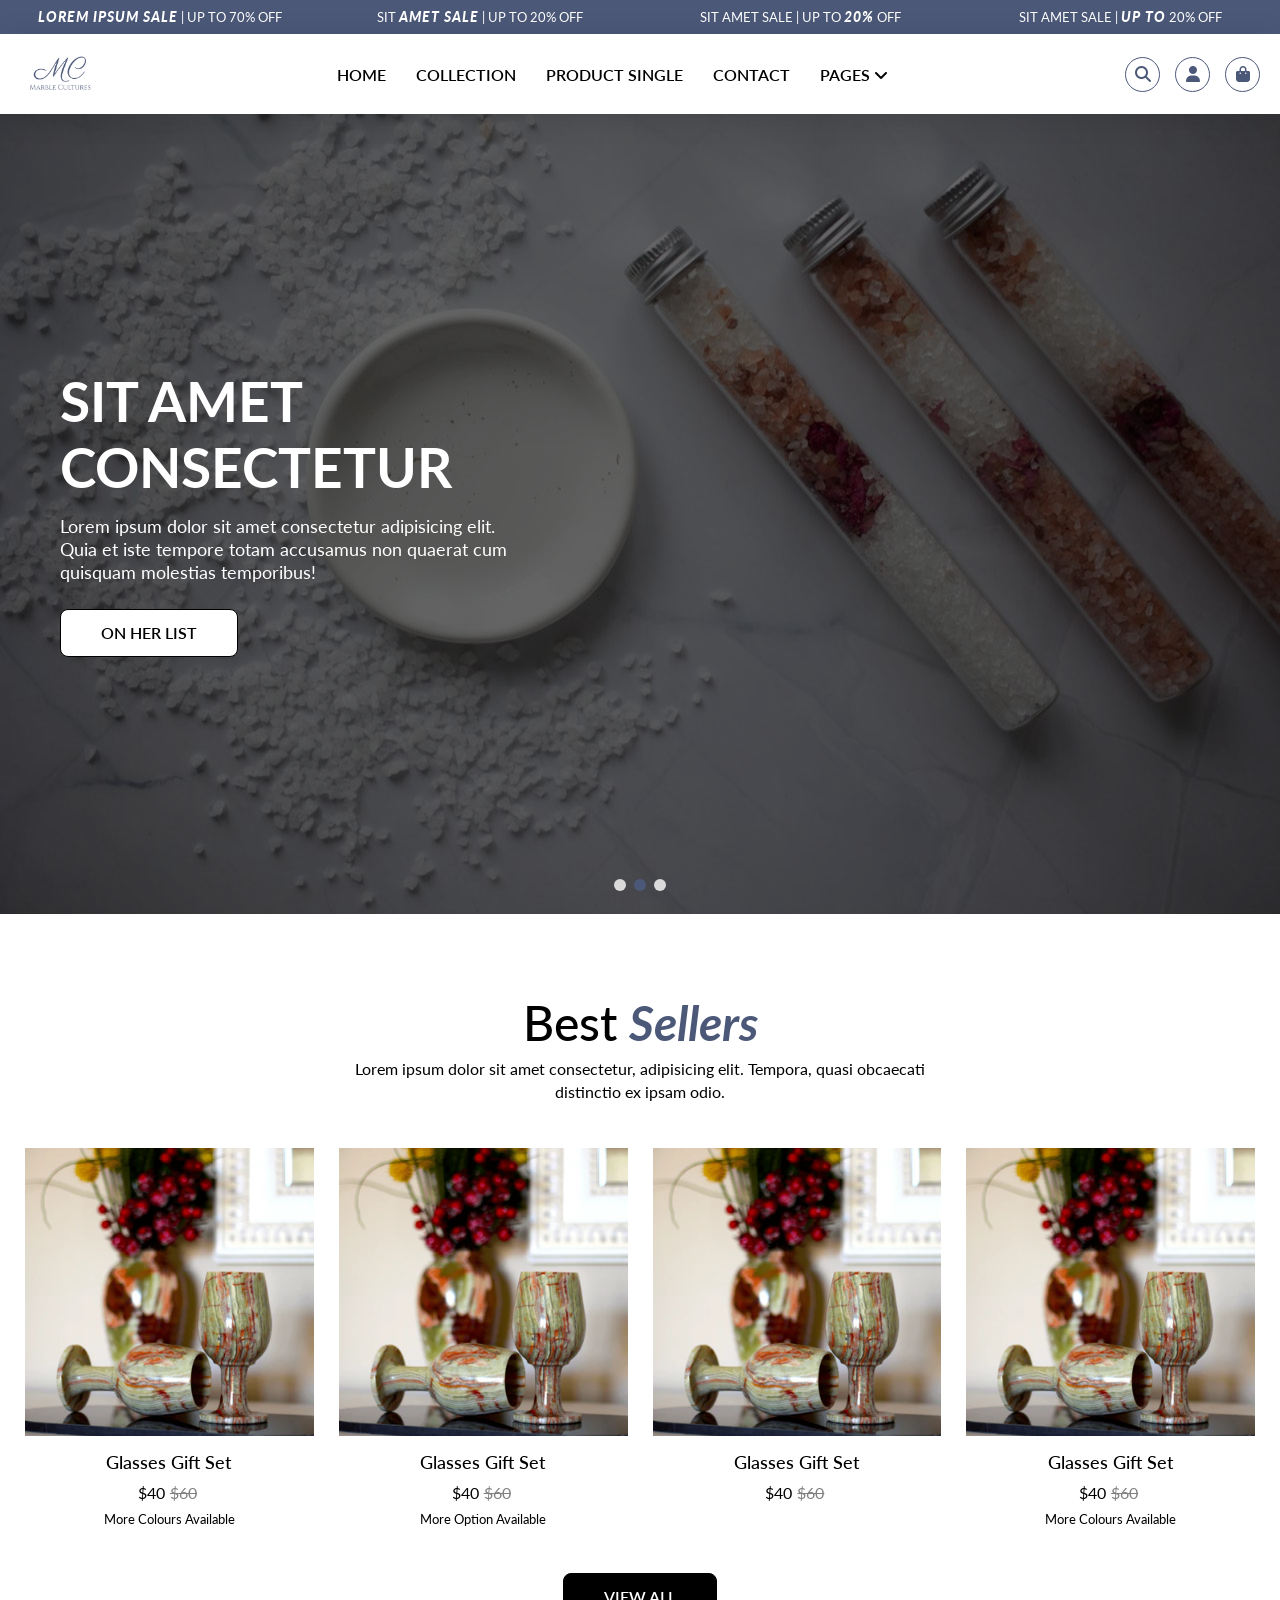
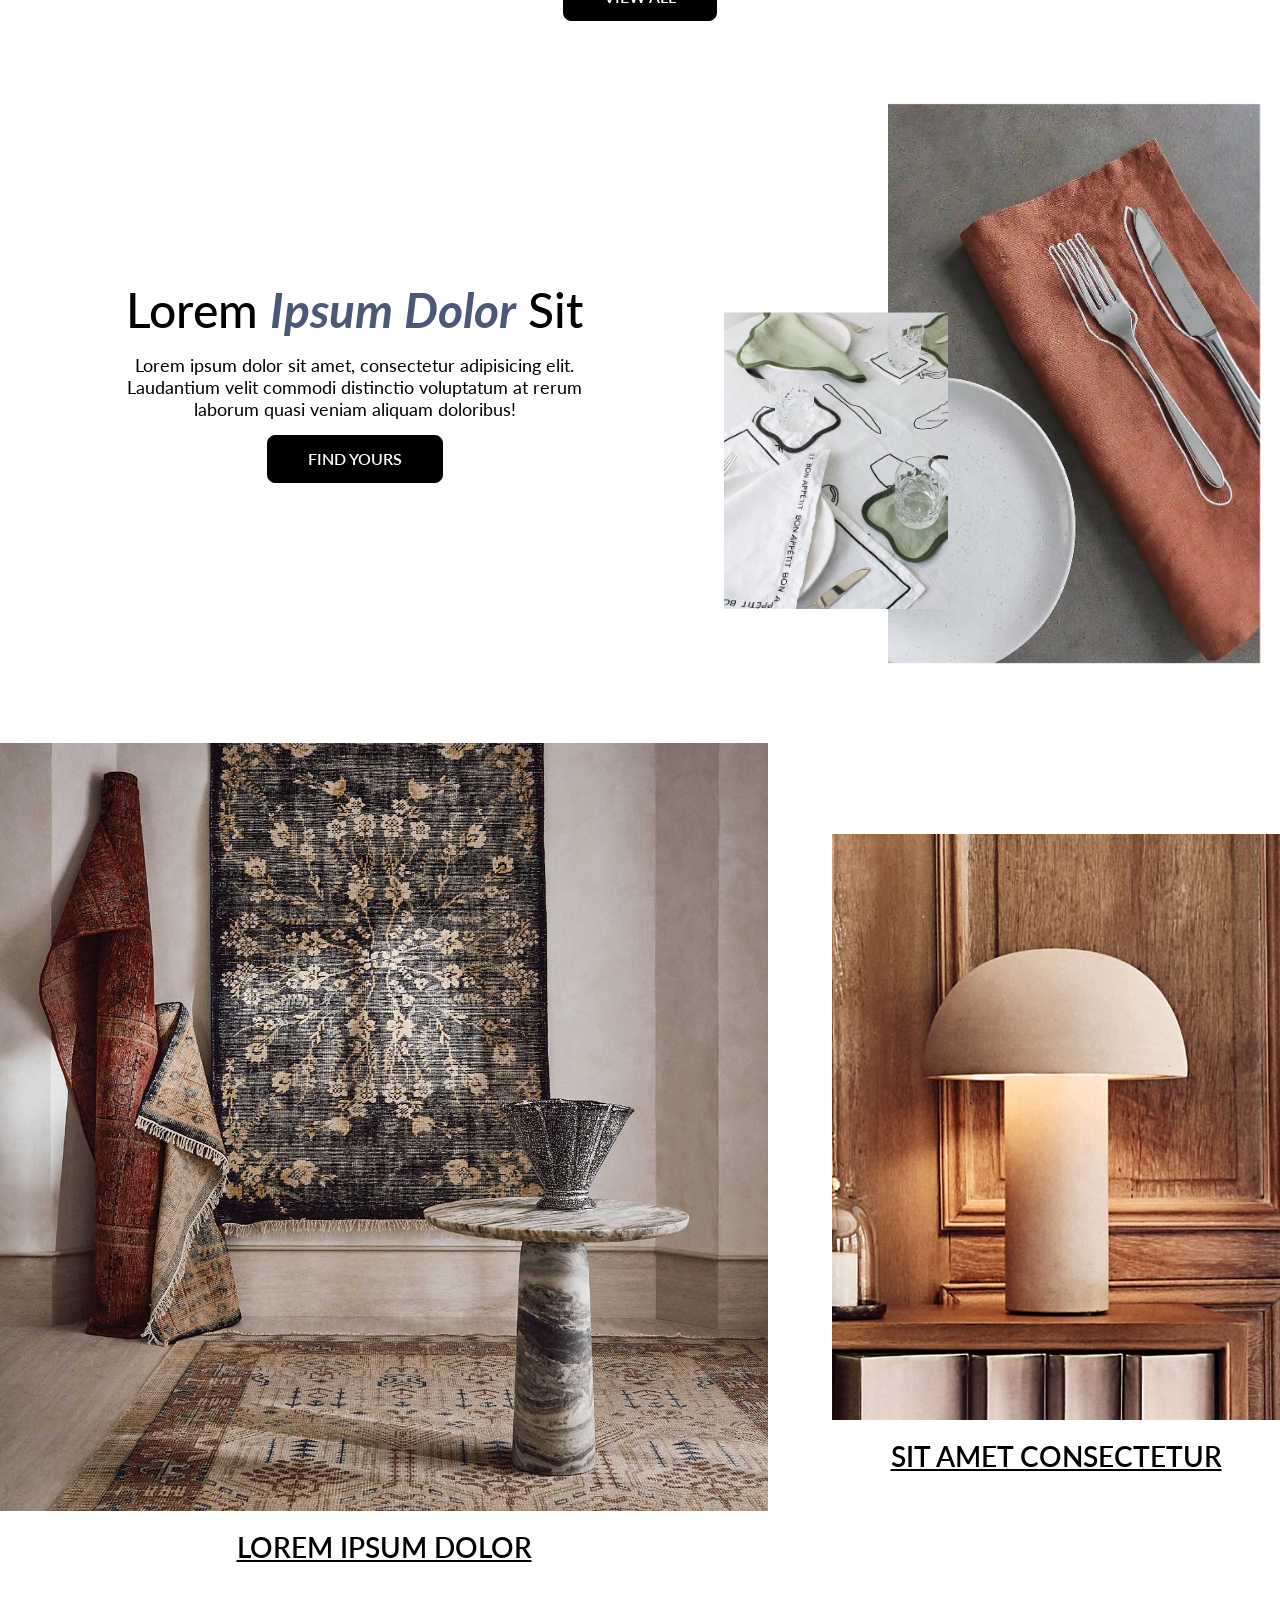
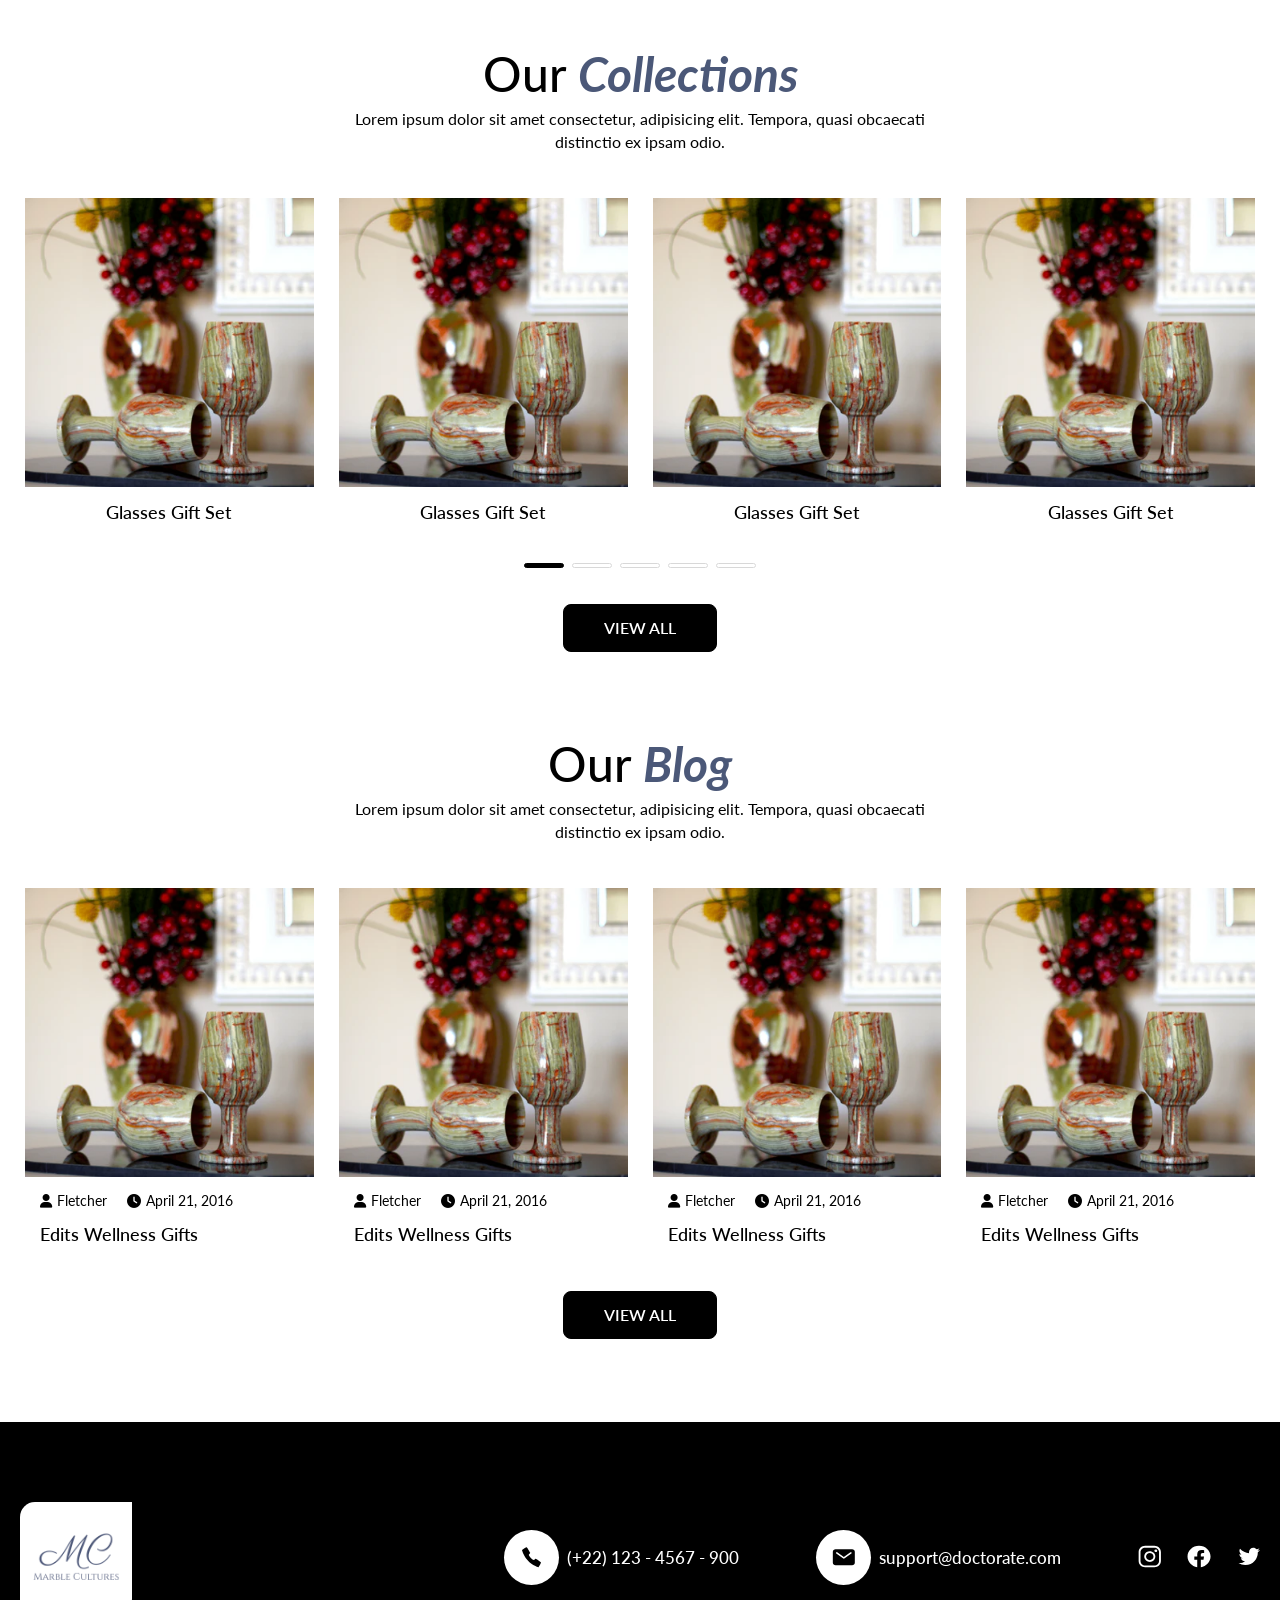
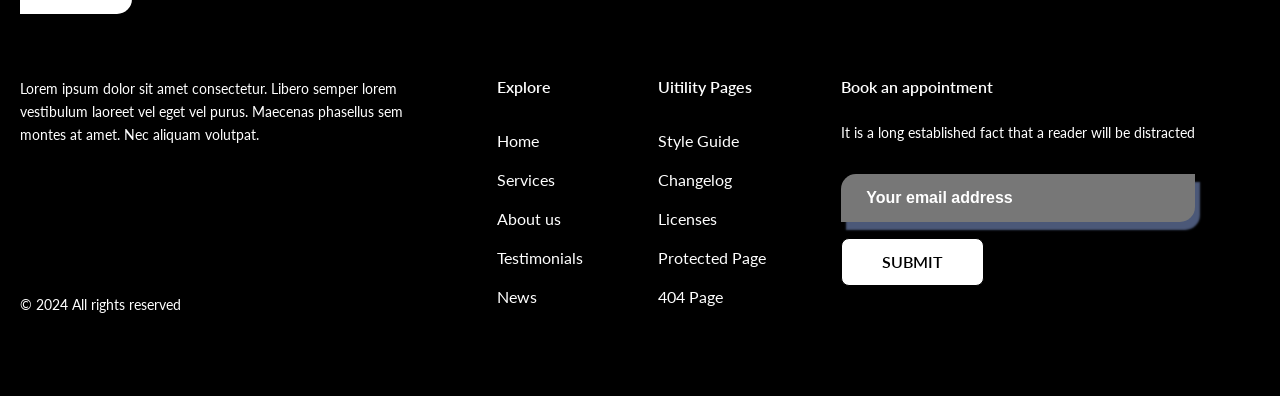
<file: index.html>
<!DOCTYPE html>
<html lang="en">

	<head>
		<meta charset="UTF-8">
		<meta name="viewport" content="width=device-width, initial-scale=1.0">
		<title>Home</title>
		<!-- link css start -->
		<link
			href="https://fonts.googleapis.com/css2?family=Lato:ital,wght@0,100;0,300;0,400;0,700;0,900;1,100;1,300;1,400;1,700;1,900&display=swap"
			rel="stylesheet">
		<link rel="stylesheet" href="assets/css/all.min.css">
		<link rel="stylesheet" href="./assets/css/swiper-bundle.min.css">
		<link rel="stylesheet" href="./assets/css/animate.min.css">
		<link rel="stylesheet" href="./assets/css/style.css">
		<!-- link css end -->
	</head>

	<body>
		<header>
			<!-- navbar section start -->
			<nav class="navbar-wrapper-main">
				<!-- tobbar section start -->
				<div class="top-bar">
					<div class="swiper top-bar-slider">
						<div class="swiper-wrapper">
							<div class="swiper-slide top-bar-item">
								<p class="top-bar-text">
									LABOR DAY SALE | UP TO <em>40% OFF</em>
								</p>
							</div>
							<div class="swiper-slide top-bar-item">
								<p class="top-bar-text">
									<em>Lorem ipsum SALE</em> | UP TO 70% OFF
								</p>
							</div>
							<div class="swiper-slide top-bar-item">
								<p class="top-bar-text">
									sit <em>amet SALE</em> | UP TO 20% OFF
								</p>
							</div>
							<div class="swiper-slide top-bar-item">
								<p class="top-bar-text">
									sit amet SALE | UP TO <em>20%</em> OFF
								</p>
							</div>
							<div class="swiper-slide top-bar-item">
								<p class="top-bar-text">
									sit amet SALE | <em>UP TO</em> 20% OFF
								</p>
							</div>
							<div class="swiper-slide top-bar-item">
								<p class="top-bar-text">
									sit amet SALE | UP TO <em>20%</em> OFF
								</p>
							</div>
							<div class="swiper-slide top-bar-item">
								<p class="top-bar-text">
									sit amet SALE | <em>UP TO</em> 20% OFF
								</p>
							</div>
						</div>
					</div>
				</div>
				<!-- tobbar section end -->

				<!-- navbar -->
				<div class="navbar">
					<div class="container">
						<div class="navbar-wrapper">
							<div class="navbar-menu">
								<div class="ham-menu-wrapper">
									<div class="ham-menu">
										<span></span>
										<span></span>
										<span></span>
									</div>
								</div>
								<div class="navbar-brand">
									<div class="navbar-brand-logo">
										<a href="index.html" class="main-menu-logo">
											<img src="./assets/images/logo.png" alt="logo.png">
										</a>
									</div>
								</div>
								<div class="navbar-link-wrapper">
									<ul class="nav-link-items">
										<li class="nav-link-item">
											<a href="index.html" class="nav-link">HOME</a>
										</li>
										<li class="nav-link-item">
											<a href="collection.html" class="nav-link">collection</a>
										</li>
										<li class="nav-link-item">
											<a href="product-single.html" class="nav-link">PRODUCT single</a>
										</li>
										<li class="nav-link-item">
											<a href="#" class="nav-link">CONTACT</a>
										</li>
										<li class="nav-link-item">
											<a href="#" class="nav-link">pages <i class="fa-solid fa-angle-down"></i></a>
											<ul class="nav-link-sub-menu-items">
												<li class="nav-link-sub-menu-item">
													<a href="article.html" class="nav-link-sub-menu">article</a>
												</li>
											</ul>
										</li>
									</ul>
								</div>
								<div class="navbar-icon-wrapper">
									<span class="navbar-icon search-open">
										<i class="fa-solid fa-magnifying-glass"></i>
									</span>
									<span class="navbar-icon desktop-icon">
										<i class="fa-solid fa-user"></i>
									</span>
									<a href="#" class="navbar-icon">
										<i class="fa-solid fa-bag-shopping"></i>
									</a>
								</div>
							</div>
						</div>
					</div>
				</div>
			</nav>
			<!-- navbar -->

			<!-- search bar start -->
			<div class="search-bar">
				<div class="search-bar-close">
					<div class="search-bar-close-icon">
						<i class="fa-solid fa-xmark"></i>
					</div>
				</div>
				<form action="#" class="search-form">
					<div class="search-input-field">
						<input class="search-input" type="text" placeholder="Search">
						<div class="input-search-btn">
							<button class="search-btn"><i class="fa-solid fa-magnifying-glass"></i></button>
						</div>
					</div>
				</form>
			</div>
			<!-- search bar end -->

			<!-- mobile menu start -->
			<div class="mobile-menu-wrapper">
				<div class="mobile-menu">
					<div class="mobile-menu-top">
						<div class="navbar-brand-logo">
							<a href="index.html" class="main-menu-logo">
								<img src="./assets/images/logo.png" alt="logo.png">
							</a>
						</div>
						<div class="ham-menu-wrapper">
							<div class="ham-menu">
								<span></span>
								<span></span>
								<span></span>
							</div>
						</div>
					</div>
					<div class="mobile-menu-link-wrapper">
						<ul class="mobile-menu-link-items">
							<li class="mobile-menu-link-item">
								<a href="index.html" class="mobile-menu-link">HOME</a>
							</li>
							<li class="mobile-menu-link-item">
								<a href="collection.html" class="mobile-menu-link">collection
								</a>
							</li>
							<li class="mobile-menu-link-item">
								<a href="product-single.html" class="mobile-menu-link">PRODUCT single</a>
							</li>
							<li class="mobile-menu-link-item">
								<a href="#" class="mobile-menu-link">CONTACT</a>
							</li>
							<li class="mobile-menu-link-item mobile-drop-down-menu">
								<div class="drop-down-menu-btn">
									<span class="mobile-menu-link">PAGES</span><i class="fa-solid fa-angle-down"></i>
								</div>
								<ul class="mobile-drop-down-menu-wrapper">
									<li class="nav-link-sub-menu-item">
										<a href="#" class="nav-link-sub-menu">MENU</a>
									</li>
								</ul>
							</li>
						</ul>
					</div>
				</div>
				<div class="social-media-link-wrapper">
					<ul class="social-media-link-items">
						<li class="social-media-link-item">
							<a href="#" target="_blank" class="social-media-link">
								<i class="fa-brands fa-facebook-f"></i>
							</a>
						</li>
						<li class="social-media-link-item">
							<a href="#" target="_blank" class="social-media-link">
								<i class="fa-brands fa-instagram"></i>
							</a>
						</li>
						<li class="social-media-link-item">
							<a href="#" target="_blank" class="social-media-link">
								<i class="fa-brands fa-x-twitter"></i>
							</a>
						</li>
						<li class="social-media-link-item">
							<a href="#" target="_blank" class="social-media-link">
								<i class="fa-brands fa-linkedin-in"></i>
							</a>
						</li>
						<li class="social-media-link-item"></li>
						<a href="#" target="_blank" class="social-media-link">
							<i class="fa-brands fa-youtube"></i>
						</a>
					</ul>
				</div>
			</div>
			<!-- mobile menu end -->
			<!-- navbar section end -->
		</header>

		<main>
			<!-- banner-slider section start -->
			<section class="banner-slider-section">
				<div class="swiper banner-slider">
					<div class="swiper-wrapper">
						<div class="swiper-slide">
							<div class="slider-banner-item"
								style="background-image: url('./assets/images/banner-img\ \(1\).jpg'); background-position: center; background-repeat: no-repeat; background-size: cover;">
								<div class="slider-banner-overlay">
									<div class="banner-content">
										<h1 class="banner-content-heading wow animate__animated animate__fadeInLeft" data-wow-duration="2s"
										data-wow-delay=".0s">Lorem, ipsum dolor</h1>
										<p class="banner-content-text wow animate__animated animate__fadeInLeft" data-wow-duration="2s"
										data-wow-delay=".2s">Lorem ipsum, dolor sit amet consectetur adipisicing elit. Quia
											officiis accusamus explicabo enim ipsa praesentium. Impedit eum fuga enim natus.</p>
										<div class="banner-content-btn wow animate__animated animate__fadeInLeft" data-wow-duration="2s"
										data-wow-delay=".3s">
											<a class="btn-primary btn" href="#">gifts for him</a>
										</div>
									</div>
								</div>
							</div>
						</div>
						<div class="swiper-slide">
							<div class="slider-banner-item"
								style="background-image: url('./assets/images/banner-img\ \(2\).jpg'); background-position: center; background-repeat: no-repeat; background-size: cover;">
								<div class="slider-banner-overlay">
									<div class="banner-content">
										<h1 class="banner-content-heading wow animate__animated animate__fadeInDown" data-wow-duration="2s"
										data-wow-delay=".3s">sit amet consectetur</h1>
										<p class="banner-content-text wow animate__animated animate__fadeInDown" data-wow-duration="2s"
										data-wow-delay=".2s">Lorem ipsum dolor sit amet consectetur adipisicing elit. Quia et iste
											tempore totam accusamus non quaerat cum quisquam molestias temporibus!</p>
										<div class="banner-content-btn wow animate__animated animate__fadeInDown" data-wow-duration="2s"
										data-wow-delay=".0s">
											<a class="btn-primary btn" href="#">on her list</a>
										</div>
									</div>
								</div>
							</div>
						</div>
						<div class="swiper-slide">
							<div class="slider-banner-item"
								style="background-image: url('./assets/images/banner-img\ \(3\).jpg'); background-position: center; background-repeat: no-repeat; background-size: cover;">
								<div class="slider-banner-overlay">
									<div class="banner-content">
										<h1 class="banner-content-heading wow animate__animated animate__fadeInUp" data-wow-duration="2s"
										data-wow-delay=".0s">consectetur adipisicing elit Corrupti</h1>
										<p class="banner-content-text wow animate__animated animate__fadeInUp" data-wow-duration="2s"
										data-wow-delay=".1s">Lorem ipsum dolor sit amet consectetur adipisicing elit. Esse rem
											quaerat cupiditate doloremque vitae est quia ullam, voluptate sunt reprehenderit.</p>
										<div class="banner-content-btn wow animate__animated animate__fadeInUp" data-wow-duration="2s"
										data-wow-delay=".3s">
											<a class="btn btn-primary" href="#">home ware gifts</a>
										</div>
									</div>
								</div>
							</div>
						</div>
					</div>
					<div class="swiper-pagination"></div>
					<div class="swiper-button-prev"></div>
					<div class="swiper-button-next"></div>
				</div>
			</section>
			<!-- banner-slider section end -->

			<!-- trending section start -->
			<section class="section trending-section">
				<div class="container">
					<div class="section-heading-wrapper">
						<h2 class="section-heading wow animate__animated animate__fadeInUp" data-wow-duration="1s"
						data-wow-delay=".1s">best
							<em>sellers</em></h2>
						<p class="section-heading-text wow animate__animated animate__fadeInUp" data-wow-duration="1s"
						data-wow-delay=".3s">
							Lorem ipsum dolor sit amet consectetur, adipisicing elit. Tempora, quasi obcaecati
							distinctio ex ipsam odio.</p>
					</div>
					<div class="swiper trending-slider">
						<div class="swiper-wrapper">
							<div class="swiper-slide">
								<div class="trending-item">
									<a href="#" class="product-card">
										<div class="card-img">
											<div class="primary-img">
												<img src="./assets/images/product-card-primary-img-1.jpg" alt="product-card-primary-img-1.jpg">
											</div>
											<div class="hover-img">
												<img src="./assets/images/product-card-hover-img-1.jpg" alt="product-card-hover-img-1.jpg">
											</div>
										</div>
										<div class="card-content">
											<h6 class="card-title">Glasses Gift Set</h6>
											<div class="price">
												<span class="latest-price">$40</span>
												<span class="previous-price">$60</span>
											</div>
											<div class="varient">
												<p class="varient-text">More Colours Available</p>
											</div>
										</div>
									</a>
								</div>
							</div>
							<div class="swiper-slide">
								<div class="trending-item">
									<a href="#" class="product-card">
										<div class="card-img">
											<div class="primary-img">
												<img src="./assets/images/product-card-primary-img-1.jpg" alt="product-card-primary-img-1.jpg">
											</div>
											<div class="hover-img">
												<img src="./assets/images/product-card-hover-img-1.jpg" alt="product-card-hover-img-1.jpg">
											</div>
										</div>
										<div class="card-content">
											<h6 class="card-title">Glasses Gift Set</h6>
											<div class="price">
												<span class="latest-price">$40</span>
												<span class="previous-price">$60</span>
											</div>
											<div class="varient">
												<p class="varient-text">More Option Available</p>
											</div>
										</div>
									</a>
								</div>
							</div>
							<div class="swiper-slide">
								<div class="trending-item">
									<a href="#" class="product-card">
										<div class="card-img">
											<div class="primary-img">
												<img src="./assets/images/product-card-primary-img-1.jpg" alt="product-card-primary-img-1.jpg">
											</div>
											<div class="hover-img">
												<img src="./assets/images/product-card-hover-img-1.jpg" alt="product-card-hover-img-1.jpg">
											</div>
										</div>
										<div class="card-content">
											<h6 class="card-title">Glasses Gift Set</h6>
											<div class="price">
												<span class="latest-price">$40</span>
												<span class="previous-price">$60</span>
											</div>
											<div class="varient">
												<p class="varient-text"></p>
											</div>
										</div>
									</a>
								</div>
							</div>
							<div class="swiper-slide">
								<div class="trending-item">
									<a href="#" class="product-card">
										<div class="card-img">
											<div class="primary-img">
												<img src="./assets/images/product-card-primary-img-1.jpg" alt="product-card-primary-img-1.jpg">
											</div>
											<div class="hover-img">
												<img src="./assets/images/product-card-hover-img-1.jpg" alt="product-card-hover-img-1.jpg">
											</div>
										</div>
										<div class="card-content">
											<h6 class="card-title">Glasses Gift Set</h6>
											<div class="price">
												<span class="latest-price">$40</span>
												<span class="previous-price">$60</span>
											</div>
											<div class="varient">
												<p class="varient-text">More Colours Available</p>
											</div>
										</div>
									</a>
								</div>
							</div>
							<div class="swiper-slide">
								<div class="trending-item">
									<a href="#" class="product-card">
										<div class="card-img">
											<div class="primary-img">
												<img src="./assets/images/product-card-primary-img-1.jpg" alt="product-card-primary-img-1.jpg">
											</div>
											<div class="hover-img">
												<img src="./assets/images/product-card-hover-img-1.jpg" alt="product-card-hover-img-1.jpg">
											</div>
										</div>
										<div class="card-content">
											<h6 class="card-title">Glasses Gift Set</h6>
											<div class="price">
												<span class="latest-price">$40</span>
												<span class="previous-price">$60</span>
											</div>
											<div class="varient">
												<p class="varient-text">More Option Available</p>
											</div>
										</div>
									</a>
								</div>
							</div>
							<div class="swiper-slide">
								<div class="trending-item">
									<a href="#" class="product-card">
										<div class="card-img">
											<div class="primary-img">
												<img src="./assets/images/product-card-primary-img-1.jpg" alt="product-card-primary-img-1.jpg">
											</div>
											<div class="hover-img">
												<img src="./assets/images/product-card-hover-img-1.jpg" alt="product-card-hover-img-1.jpg">
											</div>
										</div>
										<div class="card-content">
											<h6 class="card-title">Glasses Gift Set</h6>
											<div class="price">
												<span class="latest-price">$40</span>
												<span class="previous-price">$60</span>
											</div>
											<div class="varient">
												<p class="varient-text"></p>
											</div>
										</div>
									</a>
								</div>
							</div>
						</div>
						<div class="swiper-button-prev"></div>
						<div class="swiper-button-next"></div>
					</div>
					<div class="section-btn">
						<a class="btn-primary btn" href="#">view all</a>
					</div>
				</div>
			</section>
			<!-- trending section end -->

			<!-- spotlight section start -->
			<section class="spotlight-section">
				<div class="container">
					<div class="spotlight-section-wrapper">
						<div class="spotlight-content-area">
							<div class="spotlight-content">
								<h2 class="spotlight-content-heading wow animate__animated animate__fadeInUp" data-wow-duration="1s"
										data-wow-delay=".1s">Lorem <em>ipsum dolor</em> sit</h2>
								<p class="spotlight-content-text wow animate__animated animate__fadeInUp" data-wow-duration="1s"
										data-wow-delay=".2s">Lorem ipsum dolor sit amet, consectetur adipisicing elit.
									Laudantium velit
									commodi distinctio voluptatum at rerum laborum quasi veniam aliquam doloribus!</p>
								<div class="spotlight-content-btn wow animate__animated animate__fadeInUp" data-wow-duration="1s"
										data-wow-delay=".3s">
									<a class="btn-primary btn" href="#">find yours</a>
								</div>
							</div>
						</div>
						<div class="spotlight-img-area wow animate__animated animate__zoomIn" data-wow-duration="1s"
						data-wow-delay=".2s">
							<div class="spotlight-img spotlight-img1">
								<img src="./assets/images/spotlight-img-1.jpg" alt="spotlight-img-1.jpg">
							</div>
							<div class="spotlight-img spotlight-img2">
								<img src="./assets/images/spotlight-img-2.jpg" alt="spotlight-img-2.jpg">
							</div>
						</div>
					</div>
				</div>
			</section>
			<!-- spotlight section end -->

			<!-- feature collection section start -->
			<section class="section feature-collection">
				<div class="feature-collection-items">
					<div class="feature-collection-item wow animate__animated animate__zoomIn" data-wow-duration="1.5s"
					data-wow-delay=".2s">
						<a href="#" class="feature-collection-item-link">
							<img src="./assets/images/feature-multiple-collection-img-1.jpg"
								alt="feature-multiple-collection-img-1.jpg">
							<h4 class="title">Lorem ipsum dolor</h4>
						</a>
					</div>
					<div class="feature-collection-item feature-collection-item-small 						wow animate__animated animate__zoomIn" data-wow-duration="1.5s"
					data-wow-delay=".3s">
						<a href="#" class="feature-collection-item-link">
							<img src="./assets/images/feature-multiple-collection-img-2.jpg"
								alt="feature-multiple-collection-img-2.jpg">
							<h4 class="title">sit amet consectetur</h4>
						</a>
					</div>
				</div>
			</section>
			<!-- feature collection section end -->

			<!-- collection section start -->
			<section class="section collection-section">
				<div class="container">
					<div class="section-heading-wrapper">
						<h2 class="section-heading wow animate__animated animate__fadeInUp" data-wow-duration="1s"
						data-wow-delay=".1s">Our
							<em>collections</em></h2>
						<p class="section-heading-text wow animate__animated animate__fadeInUp" data-wow-duration="1s"
						data-wow-delay=".3s">
							Lorem ipsum dolor sit amet consectetur, adipisicing elit. Tempora, quasi obcaecati
							distinctio ex ipsam odio.</p>
					</div>
					<div class="swiper collection-slider">
						<div class="swiper-wrapper">
							<div class="swiper-slide">
								<div class="collection-item">
									<a href="#" class="product-card">
										<div class="card-img">
											<div class="primary-img">
												<img src="./assets/images/product-card-primary-img-1.jpg" alt="product-card-primary-img-1.jpg">
											</div>
											<div class="hover-img">
												<img src="./assets/images/product-card-hover-img-1.jpg" alt="product-card-hover-img-1.jpg">
											</div>
										</div>
										<div class="card-content">
											<h6 class="card-title">Glasses Gift Set</h6>
										</div>
									</a>
								</div>
							</div>
							<div class="swiper-slide">
								<div class="collection-item">
									<a href="#" class="product-card">
										<div class="card-img">
											<div class="primary-img">
												<img src="./assets/images/product-card-primary-img-1.jpg" alt="product-card-primary-img-1.jpg">
											</div>
											<div class="hover-img">
												<img src="./assets/images/product-card-hover-img-1.jpg" alt="product-card-hover-img-1.jpg">
											</div>
										</div>
										<div class="card-content">
											<h6 class="card-title">Glasses Gift Set</h6>
										</div>
									</a>
								</div>
							</div>
							<div class="swiper-slide">
								<div class="collection-item">
									<a href="#" class="product-card">
										<div class="card-img">
											<div class="primary-img">
												<img src="./assets/images/product-card-primary-img-1.jpg" alt="product-card-primary-img-1.jpg">
											</div>
											<div class="hover-img">
												<img src="./assets/images/product-card-hover-img-1.jpg" alt="product-card-hover-img-1.jpg">
											</div>
										</div>
										<div class="card-content">
											<h6 class="card-title">Glasses Gift Set</h6>
										</div>
									</a>
								</div>
							</div>
							<div class="swiper-slide">
								<div class="collection-item">
									<a href="#" class="product-card">
										<div class="card-img">
											<div class="primary-img">
												<img src="./assets/images/product-card-primary-img-1.jpg" alt="product-card-primary-img-1.jpg">
											</div>
											<div class="hover-img">
												<img src="./assets/images/product-card-hover-img-1.jpg" alt="product-card-hover-img-1.jpg">
											</div>
										</div>
										<div class="card-content">
											<h6 class="card-title">Glasses Gift Set</h6>
										</div>
									</a>
								</div>
							</div>
							<div class="swiper-slide">
								<div class="collection-item">
									<a href="#" class="product-card">
										<div class="card-img">
											<div class="primary-img">
												<img src="./assets/images/product-card-primary-img-1.jpg" alt="product-card-primary-img-1.jpg">
											</div>
											<div class="hover-img">
												<img src="./assets/images/product-card-hover-img-1.jpg" alt="product-card-hover-img-1.jpg">
											</div>
										</div>
										<div class="card-content">
											<h6 class="card-title">Glasses Gift Set</h6>
										</div>
									</a>
								</div>
							</div>
						</div>
						<div class="swiper-pagination"></div>
						<div class="swiper-button-prev"></div>
						<div class="swiper-button-next"></div>
					</div>
					<div class="section-btn">
						<a class="btn-primary btn" href="#">view all</a>
					</div>
				</div>
			</section>
			<!-- collection section end -->

			<!-- blog section start -->
			<section class="section blog-section">
				<div class="container">
					<div class="section-heading-wrapper">
						<h2 class="section-heading wow animate__animated animate__fadeInUp" data-wow-duration="1s"
						data-wow-delay=".1s">Our
							<em>blog</em></h2>
						<p class="section-heading-text wow animate__animated animate__fadeInUp" data-wow-duration="1s"
						data-wow-delay=".3s">
							Lorem ipsum dolor sit amet consectetur, adipisicing elit. Tempora, quasi obcaecati
							distinctio ex ipsam odio.</p>
					</div>
					<div class="swiper blog-slider">
						<div class="swiper-wrapper">
							<div class="swiper-slide">
								<div class="blog-item">
									<a href="#" class="product-card">
										<div class="card-img">
											<div class="primary-img">
												<img src="./assets/images/product-card-primary-img-1.jpg" alt="product-card-primary-img-1.jpg">
											</div>
										</div>
										<div class="card-content">
											<div class="blog-info">
												<div class="blog-info-item"><i class="fa fa-user"></i><span class="blogger-name">Fletcher</span>
												</div>
												<div class="blog-info-item"><i class="fa-solid fa-clock"></i><span class="blog-date">April 21,
														2016</span></div>
											</div>
											<h6 class="card-title">Edits Wellness Gifts</h6>
										</div>
									</a>
								</div>
							</div>
							<div class="swiper-slide">
								<div class="blog-item">
									<a href="#" class="product-card">
										<div class="card-img">
											<div class="primary-img">
												<img src="./assets/images/product-card-primary-img-1.jpg" alt="product-card-primary-img-1.jpg">
											</div>
										</div>
										<div class="card-content">
											<div class="blog-info">
												<div class="blog-info-item"><i class="fa fa-user"></i><span class="blogger-name">Fletcher</span>
												</div>
												<div class="blog-info-item"><i class="fa-solid fa-clock"></i><span class="blog-date">April 21,
														2016</span></div>
											</div>
											<h6 class="card-title">Edits Wellness Gifts</h6>
										</div>
									</a>
								</div>
							</div>
							<div class="swiper-slide">
								<div class="blog-item">
									<a href="#" class="product-card">
										<div class="card-img">
											<div class="primary-img">
												<img src="./assets/images/product-card-primary-img-1.jpg" alt="product-card-primary-img-1.jpg">
											</div>
										</div>
										<div class="card-content">
											<div class="blog-info">
												<div class="blog-info-item"><i class="fa fa-user"></i><span class="blogger-name">Fletcher</span>
												</div>
												<div class="blog-info-item"><i class="fa-solid fa-clock"></i><span class="blog-date">April 21,
														2016</span></div>
											</div>
											<h6 class="card-title">Edits Wellness Gifts</h6>
										</div>
									</a>
								</div>
							</div>
							<div class="swiper-slide">
								<div class="blog-item">
									<a href="#" class="product-card">
										<div class="card-img">
											<div class="primary-img">
												<img src="./assets/images/product-card-primary-img-1.jpg" alt="product-card-primary-img-1.jpg">
											</div>
										</div>
										<div class="card-content">
											<div class="blog-info">
												<div class="blog-info-item"><i class="fa fa-user"></i><span class="blogger-name">Fletcher</span>
												</div>
												<div class="blog-info-item"><i class="fa-solid fa-clock"></i><span class="blog-date">April 21,
														2016</span></div>
											</div>
											<h6 class="card-title">Edits Wellness Gifts</h6>
										</div>
									</a>
								</div>
							</div>
							<div class="swiper-slide">
								<div class="blog-item">
									<a href="#" class="product-card">
										<div class="card-img">
											<div class="primary-img">
												<img src="./assets/images/product-card-primary-img-1.jpg" alt="product-card-primary-img-1.jpg">
											</div>
										</div>
										<div class="card-content">
											<div class="blog-info">
												<div class="blog-info-item"><i class="fa fa-user"></i><span class="blogger-name">Fletcher</span>
												</div>
												<div class="blog-info-item"><i class="fa-solid fa-clock"></i><span class="blog-date">April 21,
														2016</span></div>
											</div>
											<h6 class="card-title">Edits Wellness Gifts</h6>
										</div>
									</a>
								</div>
							</div>
						</div>
						<div class="swiper-button-prev"></div>
						<div class="swiper-button-next"></div>
					</div>
					<div class="section-btn">
						<a class="btn-primary btn" href="#">view all</a>
					</div>
				</div>
			</section>
			<!-- blog section end -->
		</main>

		<footer>
			<section class="section footer-section">
				<div class="container">
					<div class="footer-top">
						<div class="footer-top-wrapper">
							<a href="#" class="log wow animate__animated animate__fadeInUp" data-wow-duration="1s"
							data-wow-delay=".1s">
								<img src="./assets/images/logo.png" alt="logo.png">
							</a>
							<div class="footer-top-contact-wrapper">
								<div class="footer-conatct wow animate__animated animate__fadeInUp" data-wow-duration="1s"
					data-wow-delay=".2s">
									<span class="icon">
										<svg width="19" height="21" viewBox="0 0 19 21" fill="none" xmlns="http://www.w3.org/2000/svg">
											<path
												d="M18.9536 15.3582C18.7322 15.11 17.9505 14.3761 16.5136 13.4051C15.0661 12.4256 13.9986 11.8149 13.6924 11.6724C13.6654 11.6598 13.6357 11.6552 13.6064 11.6591C13.5771 11.6629 13.5493 11.6751 13.5261 11.6943C13.0329 12.0992 12.2024 12.843 12.1579 12.8832C11.8704 13.1426 11.8704 13.1426 11.635 13.0618C11.221 12.9189 9.93511 12.2001 8.81459 11.018C7.69407 9.8358 6.97604 8.44872 6.84032 8.01345C6.7627 7.76523 6.7627 7.76523 7.00996 7.46254C7.04813 7.41567 7.75514 6.54154 8.13982 6.02278C8.15806 5.99835 8.16963 5.96915 8.1733 5.93832C8.17696 5.90749 8.17257 5.87619 8.1606 5.84778C8.0253 5.52501 7.44511 4.40177 6.51459 2.87808C5.59086 1.366 4.89446 0.543216 4.65865 0.310176C4.63701 0.288681 4.61027 0.273728 4.58123 0.266893C4.5522 0.260057 4.52195 0.261592 4.49367 0.271336C3.66939 0.569505 2.87408 0.949964 2.11861 1.40752C1.3893 1.85379 0.698844 2.36695 0.0552709 2.94103C0.0328053 2.96113 0.0159623 2.9873 0.00654804 3.01671C-0.00286619 3.04612 -0.00449642 3.07768 0.00183207 3.108C0.0904728 3.54283 0.514167 5.35804 1.82893 7.87237C3.17042 10.4385 4.10009 11.7532 6.07012 13.8198C8.04015 15.8864 9.32862 16.9239 11.769 18.336C14.1576 19.7199 15.8829 20.1664 16.2952 20.2588C16.3241 20.2654 16.3541 20.2636 16.3821 20.2537C16.4101 20.2438 16.435 20.2261 16.4542 20.2025C16.9995 19.5251 17.4869 18.7983 17.9107 18.0306C18.3453 17.2353 18.7067 16.3982 18.99 15.5306C18.9991 15.501 19.0005 15.4695 18.9941 15.4392C18.9877 15.4089 18.9737 15.3809 18.9536 15.3582Z"
												fill="white" />
										</svg>
									</span>
									<a href="#" class="text">(+22) 123 - 4567 - 900</a>
								</div>
								<div class="footer-conatct wow animate__animated animate__fadeInUp" data-wow-duration="1s"
					data-wow-delay=".3s">
									<span class="icon">
										<svg width="23" height="17" viewBox="0 0 23 17" fill="none" xmlns="http://www.w3.org/2000/svg">
											<path
												d="M20.0713 0.262695H3.57129C2.84218 0.263417 2.14316 0.53183 1.62761 1.00904C1.11205 1.48625 0.822069 2.13327 0.821289 2.80815V13.7172C0.822069 14.3921 1.11205 15.0391 1.62761 15.5164C2.14316 15.9936 2.84218 16.262 3.57129 16.2627H20.0713C20.8004 16.262 21.4994 15.9936 22.015 15.5164C22.5305 15.0391 22.8205 14.3921 22.8213 13.7172V2.80815C22.8205 2.13327 22.5305 1.48625 22.015 1.00904C21.4994 0.53183 20.8004 0.263417 20.0713 0.262695ZM19.375 4.47315L12.3035 9.56406C12.1656 9.66328 11.9959 9.71715 11.8213 9.71715C11.6466 9.71715 11.477 9.66328 11.3391 9.56406L4.26763 4.47315C4.18455 4.41507 4.11476 4.34229 4.06233 4.25904C4.0099 4.17578 3.97586 4.08371 3.96221 3.98818C3.94855 3.89264 3.95554 3.79555 3.98277 3.70253C4.01001 3.60952 4.05694 3.52245 4.12085 3.44637C4.18475 3.37029 4.26435 3.30673 4.35503 3.25937C4.4457 3.21202 4.54564 3.18181 4.64904 3.17052C4.75243 3.15922 4.85722 3.16706 4.95731 3.19357C5.05741 3.22009 5.15081 3.26475 5.23209 3.32497L11.8213 8.0686L18.4105 3.32497C18.5752 3.2098 18.7824 3.15928 18.9871 3.18435C19.1917 3.20942 19.3775 3.30806 19.5043 3.45893C19.631 3.60981 19.6885 3.80079 19.6643 3.99059C19.6401 4.18038 19.5361 4.35373 19.375 4.47315Z"
												fill="white" />
										</svg>
									</span>
									<a href="#" class="text">support@doctorate.com</a>
								</div>
								<div class="footer-social wow animate__animated animate__fadeInUp" data-wow-duration="1s"
					data-wow-delay=".4s">
									<a href="#" class="social-icon">
										<svg width="23" height="23" viewBox="0 0 23 23" fill="none" xmlns="http://www.w3.org/2000/svg">
											<path
												d="M16.4126 2.63481C17.6414 2.63834 18.8189 3.10963 19.6878 3.94575C20.5566 4.78187 21.0464 5.91487 21.0501 7.09731V16.0214C21.0464 17.2038 20.5566 18.3368 19.6878 19.1729C18.8189 20.009 17.6414 20.4803 16.4126 20.4839H7.13873C5.90994 20.4803 4.73251 20.009 3.86362 19.1729C2.99472 18.3368 2.50496 17.2038 2.50129 16.0214V7.09731C2.50496 5.91487 2.99472 4.78187 3.86362 3.94575C4.73251 3.10963 5.90994 2.63834 7.13873 2.63481H16.4126ZM16.4126 0.850098H7.13873C3.56799 0.850098 0.646606 3.66127 0.646606 7.09731V16.0214C0.646606 19.4574 3.56799 22.2686 7.13873 22.2686H16.4126C19.9834 22.2686 22.9048 19.4574 22.9048 16.0214V7.09731C22.9048 3.66127 19.9834 0.850098 16.4126 0.850098Z"
												fill="#586A7B" />
											<path
												d="M17.8038 7.09772C17.5287 7.09772 17.2597 7.01921 17.0309 6.87212C16.8022 6.72502 16.6239 6.51595 16.5186 6.27135C16.4133 6.02674 16.3857 5.75758 16.4394 5.49791C16.4931 5.23823 16.6256 4.99971 16.8201 4.81249C17.0147 4.62528 17.2626 4.49778 17.5324 4.44613C17.8023 4.39448 18.082 4.42099 18.3362 4.52231C18.5904 4.62363 18.8076 4.79521 18.9605 5.01535C19.1134 5.23549 19.1949 5.4943 19.1949 5.75907C19.1953 5.93497 19.1596 6.10921 19.0898 6.27179C19.0201 6.43438 18.9176 6.5821 18.7884 6.70648C18.6591 6.83086 18.5056 6.92945 18.3366 6.99659C18.1677 7.06373 17.9866 7.0981 17.8038 7.09772ZM11.7757 7.98984C12.5095 7.98984 13.2267 8.19921 13.8368 8.59148C14.4469 8.98374 14.9224 9.54128 15.2032 10.1936C15.484 10.8459 15.5574 11.5637 15.4143 12.2562C15.2712 12.9487 14.9178 13.5848 14.399 14.084C13.8802 14.5833 13.2191 14.9233 12.4995 15.0611C11.7798 15.1988 11.0339 15.1281 10.356 14.8579C9.67813 14.5877 9.09873 14.1301 8.69109 13.5431C8.28344 12.956 8.06586 12.2658 8.06586 11.5597C8.06692 10.6133 8.45811 9.70582 9.15362 9.03656C9.84912 8.36729 10.7921 7.99085 11.7757 7.98984ZM11.7757 6.20512C10.6752 6.20512 9.59931 6.51917 8.68423 7.10754C7.76915 7.69591 7.05593 8.53219 6.63476 9.51062C6.21359 10.489 6.1034 11.5657 6.31811 12.6044C6.53281 13.6431 7.06279 14.5972 7.841 15.346C8.61921 16.0949 9.61072 16.6049 10.6901 16.8115C11.7695 17.0181 12.8884 16.912 13.9052 16.5068C14.922 16.1015 15.791 15.4152 16.4025 14.5346C17.0139 13.654 17.3403 12.6188 17.3403 11.5597C17.3403 10.1396 16.754 8.77764 15.7104 7.77346C14.6669 6.76927 13.2515 6.20512 11.7757 6.20512Z"
												fill="#586A7B" />
										</svg>
									</a>
									<a href="#" class="social-icon">
										<svg width="24" height="23" viewBox="0 0 24 23" fill="none" xmlns="http://www.w3.org/2000/svg">
											<path fill-rule="evenodd" clip-rule="evenodd"
												d="M23.5289 11.6217C23.5289 5.67326 18.3796 0.850098 12.0289 0.850098C5.67826 0.850098 0.528931 5.67326 0.528931 11.6217C0.528931 16.9978 4.73362 21.4541 10.2321 22.2629V14.7363H7.31136V11.6217H10.2321V9.24856C10.2321 6.54941 11.9494 5.05726 14.5759 5.05726C15.8342 5.05726 17.1505 5.26789 17.1505 5.26789V7.91894H15.6997C14.2719 7.91894 13.8253 8.74893 13.8253 9.602V11.6217H17.0145L16.5052 14.7363H13.8258V22.2639C19.3242 21.4555 23.5289 16.9993 23.5289 11.6217Z"
												fill="#586A7B" />
										</svg>
									</a>
									<a href="#" class="social-icon">
										<svg width="22" height="19" viewBox="0 0 22 19" fill="none" xmlns="http://www.w3.org/2000/svg">
											<path
												d="M22 2.88393C21.1946 3.23363 20.3424 3.46403 19.4704 3.56783C20.3868 3.03161 21.076 2.17972 21.4086 1.17194C20.5422 1.6782 19.5959 2.03342 18.6102 2.22238C18.1952 1.78769 17.696 1.44188 17.143 1.20598C16.5901 0.970072 15.9949 0.848995 15.3936 0.850105C12.9593 0.850105 10.9894 2.79006 10.9894 5.18148C10.9876 5.51411 11.0258 5.84576 11.103 6.16933C9.35742 6.08756 7.64816 5.64259 6.08456 4.86288C4.52095 4.08318 3.13743 2.98591 2.02251 1.64128C1.63137 2.30021 1.42451 3.05202 1.42356 3.81815C1.42356 5.32005 2.2077 6.64762 3.39174 7.42539C2.69023 7.40875 2.00309 7.22321 1.38867 6.88452V6.93816C1.38867 9.03904 2.90953 10.7868 4.92245 11.1846C4.54392 11.2854 4.15386 11.3365 3.76211 11.3366C3.48414 11.3371 3.20681 11.3101 2.93414 11.2561C3.49373 12.9771 5.1224 14.2286 7.05166 14.2644C5.48399 15.4717 3.55931 16.1242 1.58012 16.1194C1.22881 16.1189 0.87782 16.098 0.528931 16.0568C2.54237 17.3416 4.88283 18.0212 7.27174 18.0147C15.3842 18.0147 19.8162 11.4126 19.8162 5.68658C19.8162 5.49884 19.8113 5.31111 19.8023 5.12784C20.6626 4.51638 21.4068 3.75651 22 2.88393Z"
												fill="#586A7B" />
										</svg>
									</a>
								</div>
							</div>
						</div>
					</div>
					<div class="footer-btm">
						<div class="footer-btm-items">
							<div class="footer-btm-item flex-item wow animate__animated animate__fadeInUp" data-wow-duration="1s"
							data-wow-delay=".1s">
								<p class="text">Lorem ipsum dolor sit amet consectetur. Libero semper lorem vestibulum laoreet vel eget
									vel purus. Maecenas phasellus sem montes at amet. Nec aliquam volutpat.</p>
								<div class="copy-right">
									<p class="copyright-text">&copy; 2024 All rights reserved</p>
								</div>
							</div>
							<div class="footer-btm-item wow animate__animated animate__fadeInUp" data-wow-duration="1s"
					data-wow-delay=".2s">
								<h6 class="heading">Explore</h6>
								<ul class="footer-links">
									<li class="footer-link">
										<a href="#" class="footer-link-text">Home
										</a>
									</li>
									<li class="footer-link">
										<a href="#" class="footer-link-text">Services
										</a>
									</li>
									<li class="footer-link">
										<a href="#" class="footer-link-text">About us
										</a>
									</li>
									<li class="footer-link">
										<a href="#" class="footer-link-text">Testimonials
										</a>
									</li>
									<li class="footer-link">
										<a href="#" class="footer-link-text">News
										</a>
									</li>
								</ul>
							</div>
							<div class="footer-btm-item wow animate__animated animate__fadeInUp" data-wow-duration="1s"
					data-wow-delay=".3s">
								<h6 class="heading">Uitility Pages</h6>
								<ul class="footer-links">
									<li class="footer-link">
										<a href="#" class="footer-link-text">Style Guide
										</a>
									</li>
									<li class="footer-link">
										<a href="#" class="footer-link-text">Changelog
										</a>
									</li>
									<li class="footer-link">
										<a href="#" class="footer-link-text">Licenses
										</a>
									</li>
									<li class="footer-link">
										<a href="#" class="footer-link-text">Protected Page
										</a>
									</li>
									<li class="footer-link">
										<a href="#" class="footer-link-text">404 Page
										</a>
									</li>
								</ul>
							</div>
							<div class="footer-btm-item wow animate__animated animate__fadeInUp" data-wow-duration="1s"
					data-wow-delay=".4s">
								<h6 class="heading">Book an appointment</h6>
								<p class="text">It is a long established fact that a reader will be distracted</p>
								<form class="footer-form" action="#">
									<input class="footer-input" id="mail" type="email" placeholder="Your email address">
								</form>
								<div class="footer-btn">
									<button class="btn btn-primary">Submit</button>
								</div>
							</div>
						</div>
					</div>
				</div>
				</div>
			</section>
		</footer>

		<!-- js link start-->
		<script src="./assets/js/jquery-3.7.1.min.js"></script>
		<script src="./assets/js/swiper-bundle.min.js"></script>
		<script src="./assets/js/wow.min.js"></script>
		<script src="./assets/js/script.js"></script>
		<!-- js link end-->
	</body>

</html>
</file>
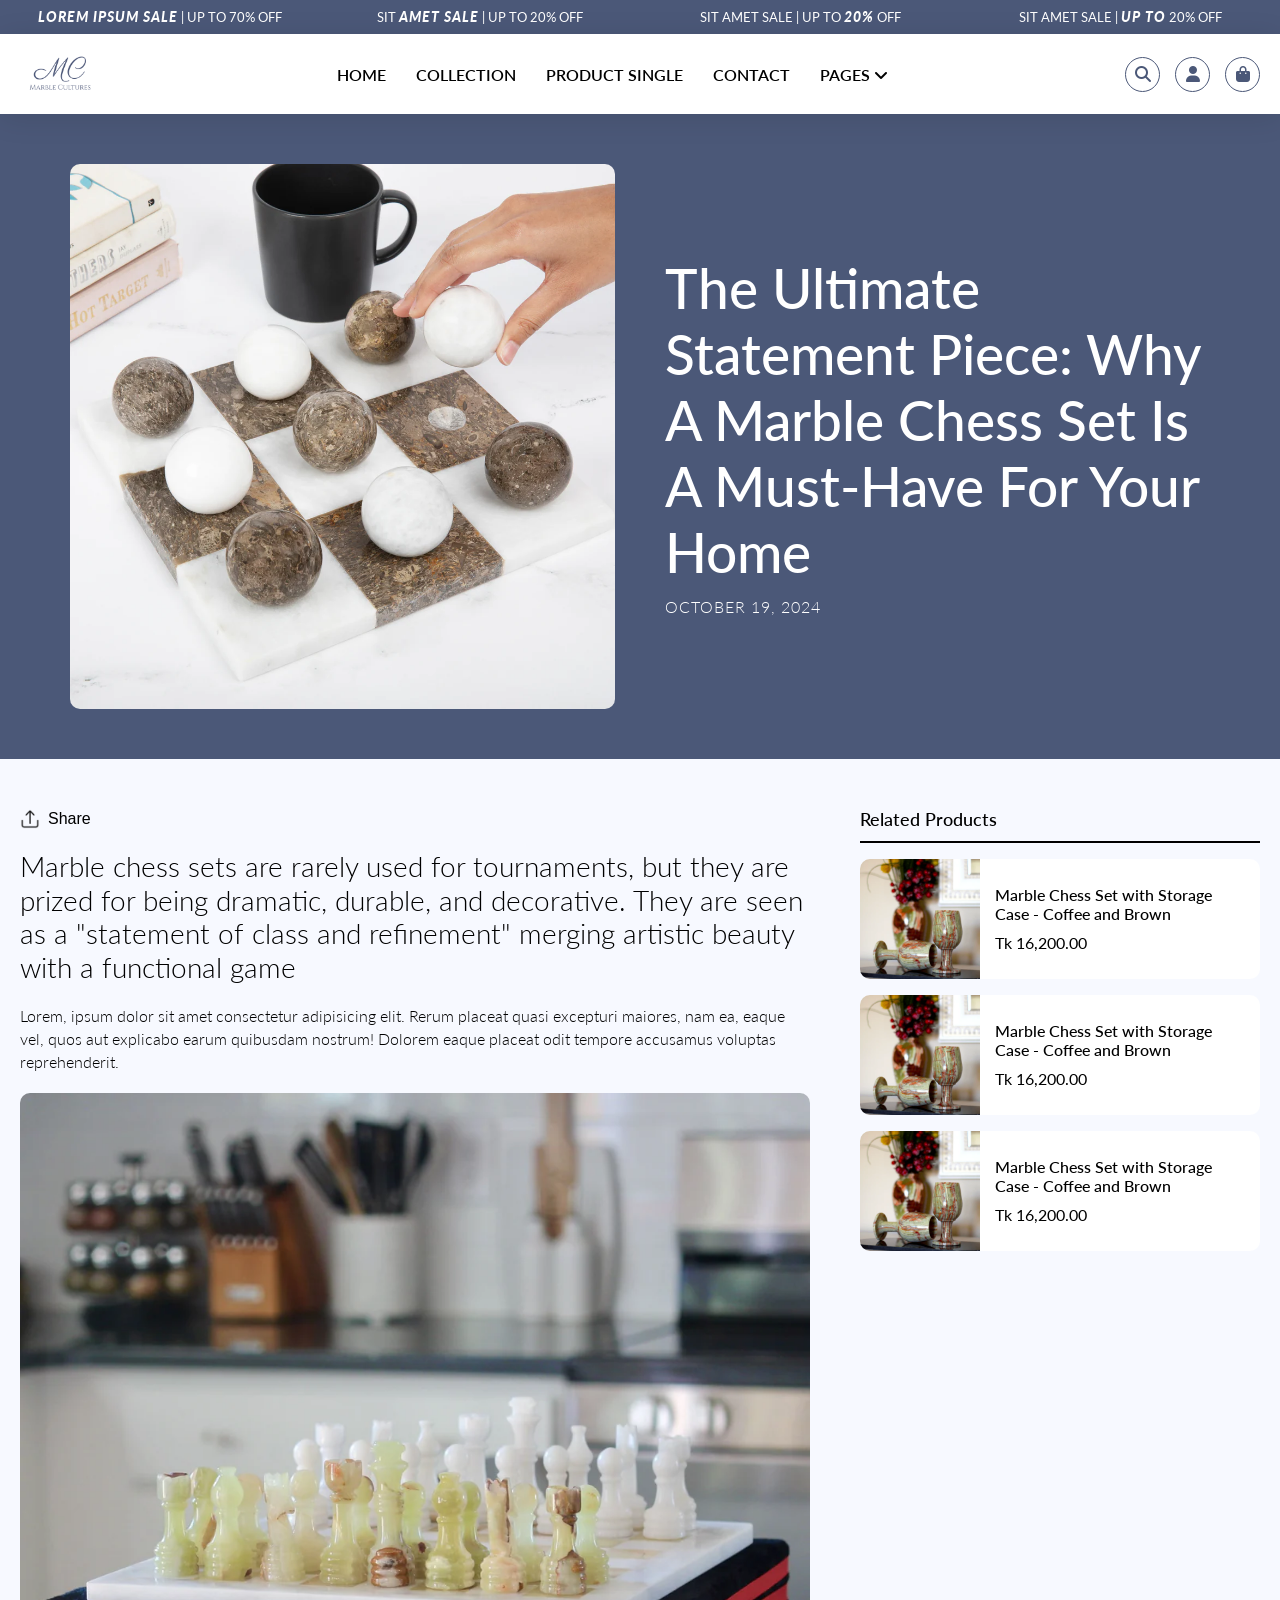
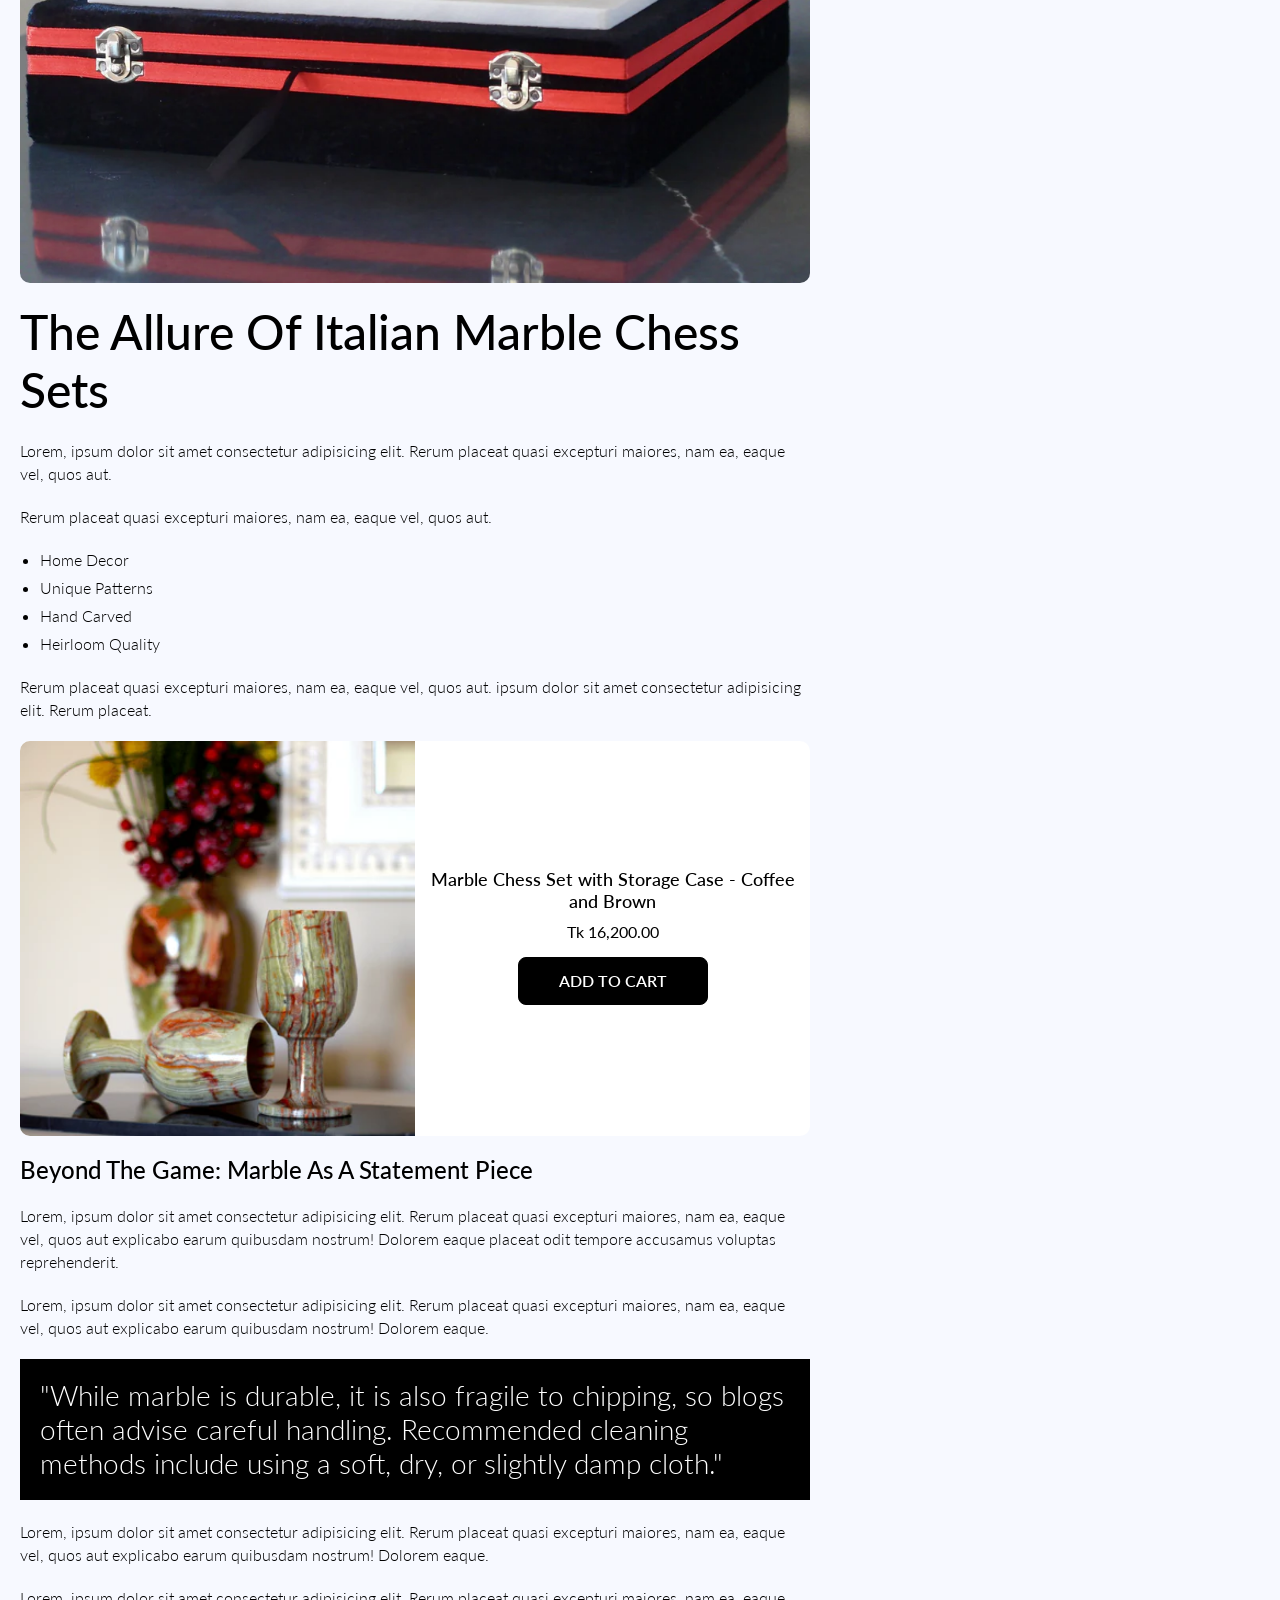
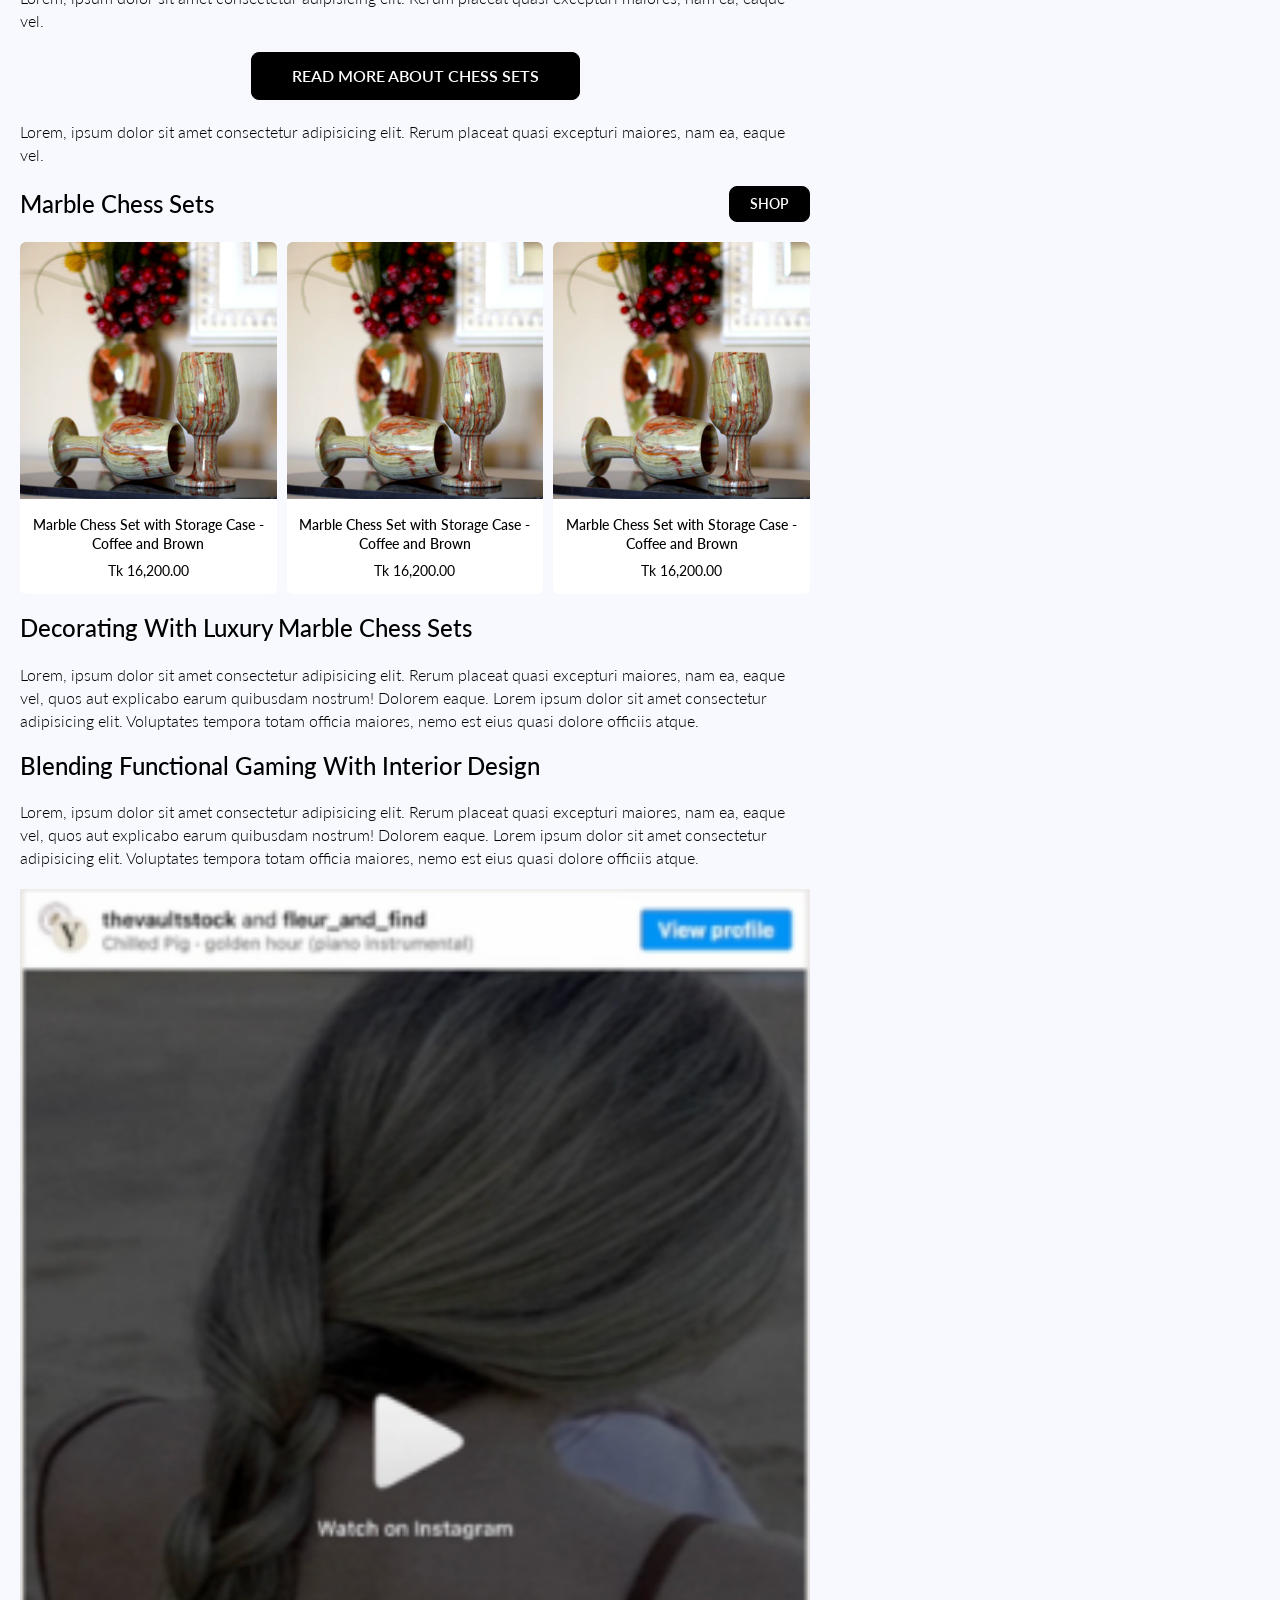
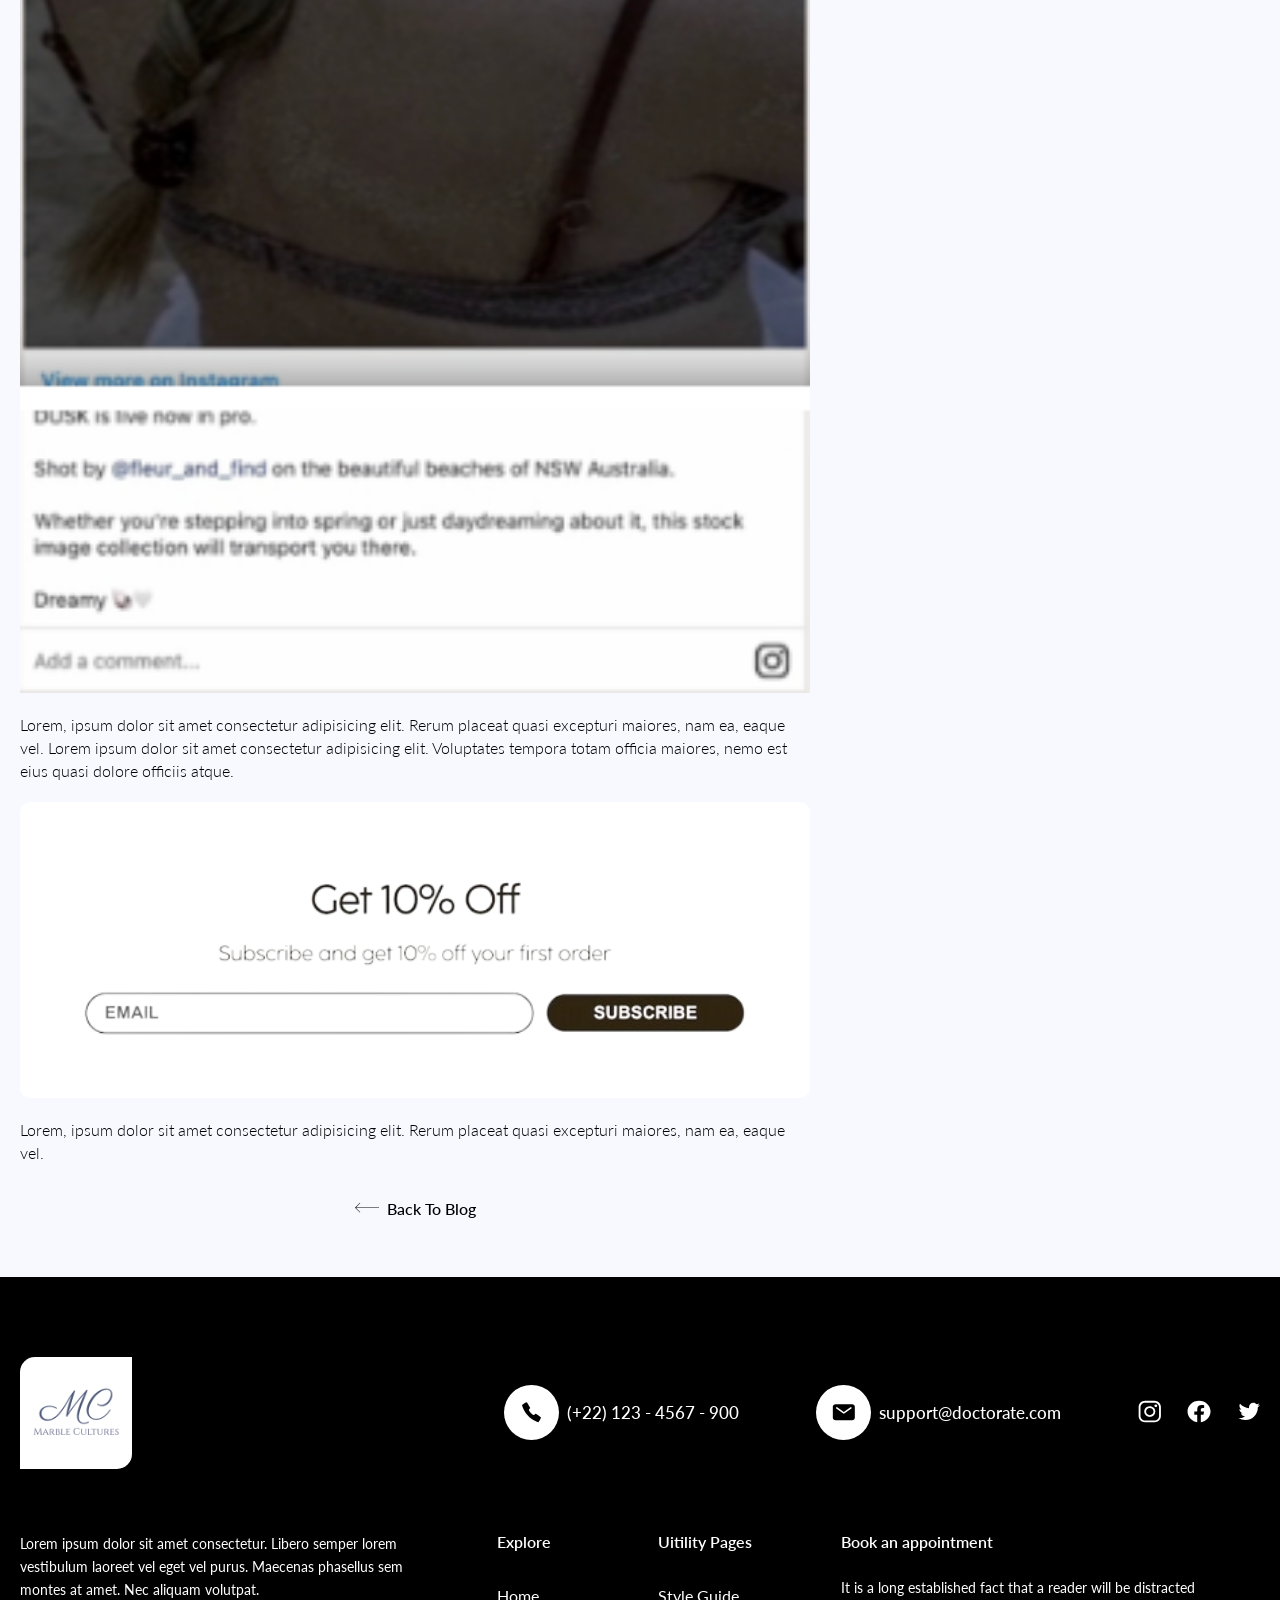
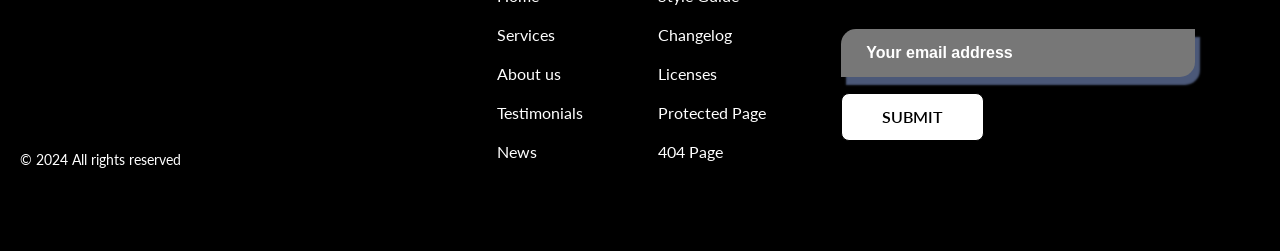
<file: article.html>
<!DOCTYPE html>
<html lang="en">

<head>
	<meta charset="UTF-8">
	<meta name="viewport" content="width=device-width, initial-scale=1.0">
	<title>article</title>
	<!-- link css start -->
	<link
		href="https://fonts.googleapis.com/css2?family=Lato:ital,wght@0,100;0,300;0,400;0,700;0,900;1,100;1,300;1,400;1,700;1,900&display=swap"
		rel="stylesheet">
	<link rel="stylesheet" href="assets/css/all.min.css">
	<link rel="stylesheet" href="./assets/css/swiper-bundle.min.css">
	<link rel="stylesheet" href="./assets/css/animate.min.css">
	<link rel="stylesheet" href="./assets/css/article-section.css">
	<link rel="stylesheet" href="./assets/css/article-banner.css">
	<link rel="stylesheet" href="./assets/css/style.css">
	<!-- link css end -->
</head>

<body>
	<header>
		<!-- navbar section start -->
		<nav class="navbar-wrapper-main">
			<!-- tobbar section start -->
			<div class="top-bar">
				<div class="swiper top-bar-slider">
					<div class="swiper-wrapper">
						<div class="swiper-slide top-bar-item">
							<p class="top-bar-text">
								LABOR DAY SALE | UP TO <em>40% OFF</em>
							</p>
						</div>
						<div class="swiper-slide top-bar-item">
							<p class="top-bar-text">
								<em>Lorem ipsum SALE</em> | UP TO 70% OFF
							</p>
						</div>
						<div class="swiper-slide top-bar-item">
							<p class="top-bar-text">
								sit <em>amet SALE</em> | UP TO 20% OFF
							</p>
						</div>
						<div class="swiper-slide top-bar-item">
							<p class="top-bar-text">
								sit amet SALE | UP TO <em>20%</em> OFF
							</p>
						</div>
						<div class="swiper-slide top-bar-item">
							<p class="top-bar-text">
								sit amet SALE | <em>UP TO</em> 20% OFF
							</p>
						</div>
						<div class="swiper-slide top-bar-item">
							<p class="top-bar-text">
								sit amet SALE | UP TO <em>20%</em> OFF
							</p>
						</div>
						<div class="swiper-slide top-bar-item">
							<p class="top-bar-text">
								sit amet SALE | <em>UP TO</em> 20% OFF
							</p>
						</div>
					</div>
				</div>
			</div>
			<!-- tobbar section end -->

			<!-- navbar -->
			<div class="navbar">
				<div class="container">
					<div class="navbar-wrapper">
						<div class="navbar-menu">
							<div class="ham-menu-wrapper">
								<div class="ham-menu">
									<span></span>
									<span></span>
									<span></span>
								</div>
							</div>
							<div class="navbar-brand">
								<div class="navbar-brand-logo">
									<a href="index.html" class="main-menu-logo">
										<img src="./assets/images/logo.png" alt="logo.png">
									</a>
								</div>
							</div>
							<div class="navbar-link-wrapper">
								<ul class="nav-link-items">
									<li class="nav-link-item">
										<a href="index.html" class="nav-link">HOME</a>
									</li>
									<li class="nav-link-item">
										<a href="collection.html" class="nav-link">collection</a>
									</li>
									<li class="nav-link-item">
										<a href="product-single.html" class="nav-link">PRODUCT single</a>
									</li>
									<li class="nav-link-item">
										<a href="#" class="nav-link">CONTACT</a>
									</li>
									<li class="nav-link-item">
										<a href="#" class="nav-link">pages <i class="fa-solid fa-angle-down"></i></a>
										<ul class="nav-link-sub-menu-items">
											<li class="nav-link-sub-menu-item">
												<a href="categorie.html" class="nav-link-sub-menu">MENU</a>
											</li>
										</ul>
									</li>
								</ul>
							</div>
							<div class="navbar-icon-wrapper">
								<span class="navbar-icon search-open">
									<i class="fa-solid fa-magnifying-glass"></i>
								</span>
								<span class="navbar-icon desktop-icon">
									<i class="fa-solid fa-user"></i>
								</span>
								<a href="#" class="navbar-icon">
									<i class="fa-solid fa-bag-shopping"></i>
								</a>
							</div>
						</div>
					</div>
				</div>
			</div>
		</nav>
		<!-- navbar -->

		<!-- search bar start -->
		<div class="search-bar">
			<div class="search-bar-close">
				<div class="search-bar-close-icon">
					<i class="fa-solid fa-xmark"></i>
				</div>
			</div>
			<form action="#" class="search-form">
				<div class="search-input-field">
					<input class="search-input" type="text" placeholder="Search">
					<div class="input-search-btn">
						<button class="search-btn"><i class="fa-solid fa-magnifying-glass"></i></button>
					</div>
				</div>
			</form>
		</div>
		<!-- search bar end -->

		<!-- mobile menu start -->
		<div class="mobile-menu-wrapper">
			<div class="mobile-menu">
				<div class="mobile-menu-top">
					<div class="navbar-brand-logo">
						<a href="index.html" class="main-menu-logo">
							<img src="./assets/images/logo.png" alt="logo.png">
						</a>
					</div>
					<div class="ham-menu-wrapper">
						<div class="ham-menu">
							<span></span>
							<span></span>
							<span></span>
						</div>
					</div>
				</div>
				<div class="mobile-menu-link-wrapper">
					<ul class="mobile-menu-link-items">
						<li class="mobile-menu-link-item">
							<a href="index.html" class="mobile-menu-link">HOME</a>
						</li>
						<li class="mobile-menu-link-item">
							<a href="collection.html" class="mobile-menu-link">collection
							</a>
						</li>
						<li class="mobile-menu-link-item">
							<a href="product-single.html" class="mobile-menu-link">PRODUCT single</a>
						</li>
						<li class="mobile-menu-link-item">
							<a href="#" class="mobile-menu-link">CONTACT</a>
						</li>
						<li class="mobile-menu-link-item mobile-drop-down-menu">
							<div class="drop-down-menu-btn">
								<span class="mobile-menu-link">PAGES</span><i class="fa-solid fa-angle-down"></i>
							</div>
							<ul class="mobile-drop-down-menu-wrapper">
								<li class="nav-link-sub-menu-item">
									<a href="#" class="nav-link-sub-menu">MENU</a>
								</li>
							</ul>
						</li>
					</ul>
				</div>
			</div>
			<div class="social-media-link-wrapper">
				<ul class="social-media-link-items">
					<li class="social-media-link-item">
						<a href="#" target="_blank" class="social-media-link">
							<i class="fa-brands fa-facebook-f"></i>
						</a>
					</li>
					<li class="social-media-link-item">
						<a href="#" target="_blank" class="social-media-link">
							<i class="fa-brands fa-instagram"></i>
						</a>
					</li>
					<li class="social-media-link-item">
						<a href="#" target="_blank" class="social-media-link">
							<i class="fa-brands fa-x-twitter"></i>
						</a>
					</li>
					<li class="social-media-link-item">
						<a href="#" target="_blank" class="social-media-link">
							<i class="fa-brands fa-linkedin-in"></i>
						</a>
					</li>
					<li class="social-media-link-item"></li>
					<a href="#" target="_blank" class="social-media-link">
						<i class="fa-brands fa-youtube"></i>
					</a>
				</ul>
			</div>
		</div>
		<!-- mobile menu end -->
		<!-- navbar section end -->
	</header>

	<main>
		<!-- article-banner-section start -->
		<section class="article-banner-section">
			<div class="container">
				<div class="article-banner-wrapper">
					<div class="article-banner-img">
						<img src="./assets/images/article-banner-img.webp" alt="article-banner-img.webp">
					</div>
					<div class="article-banner-conent">
						<h1 class="article-banner-heading">The Ultimate Statement Piece: Why a Marble Chess Set is a Must-Have for
							Your Home</h1>
						<p class="article-banner-text">october 19, 2024</p>
					</div>
				</div>
		</section>
		<!-- article-banner-section end -->

		<!-- article-section end -->
		<section class="article-section">
			<div class="container">
				<div class="article-wrapper">
					<div class="article-content-main">
						<button class="share-btn">
							<div class="icon">
								<img src="./assets/images/share-icon.png" alt="share-icon.png">
							</div>
							share
						</button>
						<div class="article-content-wrapper">
							<div class="article-content">
								<h4 class="article-content-title">Marble chess sets are rarely used for tournaments, but they are prized
									for
									being dramatic, durable, and decorative. They are seen as a "statement of class and refinement"
									merging
									artistic beauty with a functional game</h4>
								<p class="article-content-text">Lorem, ipsum dolor sit amet consectetur adipisicing elit. Rerum placeat
									quasi excepturi maiores, nam ea, eaque vel, quos aut explicabo earum quibusdam nostrum! Dolorem eaque
									placeat odit tempore accusamus voluptas reprehenderit.</p>
								<div class="article-content-img">
									<img src="./assets/images/article-img.jpg" alt="article-img.jpg">
								</div>
							</div>
							<div class="article-content">
								<h2 class="article-content-title">The Allure of Italian Marble Chess Sets</h2>
								<p class="article-content-text">Lorem, ipsum dolor sit amet consectetur adipisicing elit. Rerum placeat
									quasi excepturi maiores, nam ea, eaque vel, quos aut.</p>
								<p class="article-content-text">Rerum placeat quasi excepturi maiores, nam ea, eaque vel, quos aut.</p>
								<ul class="article-content-list">
									<li>
										<p>Home Decor</p>
									</li>
									<li>
										<p>Unique Patterns</p>
									</li>
									<li>
										<p>Hand Carved</p>
									</li>
									<li>
										<p>Heirloom Quality</p>
									</li>
								</ul>
								<p class="article-content-text">Rerum placeat quasi excepturi maiores, nam ea, eaque vel, quos aut.
									ipsum
									dolor sit amet consectetur adipisicing elit. Rerum placeat.</p>
							</div>
							<div class="article-content">
								<div class="article-content-product">
									<div class="product-card">
										<div class="card-img">
											<a href="#" class="primary-img">
												<img src="./assets/images/product-card-primary-img-1.jpg" alt="product-card-primary-img-1.jpg">
											</a>
											<a href="#" class="hover-img">
												<img src="./assets/images/product-card-hover-img-1.jpg" alt="product-card-hover-img-1.jpg">
											</a>
										</div>
										<div class="card-content">
											<a href="#" class="card-title">Marble Chess Set with Storage Case - Coffee and Brown</a>
											<div class="price">
												<span class="latest-price">Tk 16,200.00</span>
											</div>
											<a href="#" class="btn btn-primary">add to cart</a>
										</div>
									</div>
								</div>
								<h5 class="article-content-title">Beyond the Game: Marble as a Statement Piece</h5>
								<p class="article-content-text">Lorem, ipsum dolor sit amet consectetur adipisicing elit. Rerum placeat
									quasi excepturi maiores, nam ea, eaque vel, quos aut explicabo earum quibusdam nostrum! Dolorem eaque
									placeat odit tempore accusamus voluptas reprehenderit.</p>
								<p class="article-content-text">Lorem, ipsum dolor sit amet consectetur adipisicing elit. Rerum placeat
									quasi excepturi maiores, nam ea, eaque vel, quos aut explicabo earum quibusdam nostrum! Dolorem eaque.
								</p>
							</div>
							<div class="article-content">
								<div class="article-content-box">
									<h4 class="article-content-title">"While marble is durable, it is also fragile to chipping, so blogs
										often
										advise careful handling. Recommended cleaning methods include using a soft, dry, or slightly damp
										cloth."</h4>
								</div>
								<p class="article-content-text">Lorem, ipsum dolor sit amet consectetur adipisicing elit. Rerum placeat
									quasi excepturi maiores, nam ea, eaque vel, quos aut explicabo earum quibusdam nostrum! Dolorem eaque.
								</p>
								<p class="article-content-text">Lorem, ipsum dolor sit amet consectetur adipisicing elit. Rerum placeat
									quasi excepturi maiores, nam ea, eaque vel.</p>
								<a href="#" class="btn btn-primary">read more about chess sets</a>
								<p class="article-content-text">Lorem, ipsum dolor sit amet consectetur adipisicing elit. Rerum placeat
									quasi excepturi maiores, nam ea, eaque vel.</p>
							</div>
							<div class="article-content">
								<div class="article-content-title-wrap">
									<h5 class="article-content-title">marble chess sets</h5>
									<a href="#" class="btn btn-primary">shop</a>
								</div>
								<div class="article-content-product-grid">
									<div class="article-content-product-grid-item">
										<div class="product-card">
											<div class="card-img">
												<a href="#" class="primary-img">
													<img src="./assets/images/product-card-primary-img-1.jpg"
														alt="product-card-primary-img-1.jpg">
												</a>
												<a href="#" class="hover-img">
													<img src="./assets/images/product-card-hover-img-1.jpg" alt="product-card-hover-img-1.jpg">
												</a>
											</div>
											<div class="card-content">
												<a href="#" class="card-title">Marble Chess Set with Storage Case - Coffee and Brown</a>
												<div class="price">
													<span class="latest-price">Tk 16,200.00</span>
												</div>
											</div>
										</div>
									</div>
									<div class="article-content-product-grid-item">
										<div class="product-card">
											<div class="card-img">
												<a href="#" class="primary-img">
													<img src="./assets/images/product-card-primary-img-1.jpg"
														alt="product-card-primary-img-1.jpg">
												</a>
												<a href="#" class="hover-img">
													<img src="./assets/images/product-card-hover-img-1.jpg" alt="product-card-hover-img-1.jpg">
												</a>
											</div>
											<div class="card-content">
												<a href="#" class="card-title">Marble Chess Set with Storage Case - Coffee and Brown</a>
												<div class="price">
													<span class="latest-price">Tk 16,200.00</span>
												</div>
											</div>
										</div>
									</div>
									<div class="article-content-product-grid-item">
										<div class="product-card">
											<div class="card-img">
												<a href="#" class="primary-img">
													<img src="./assets/images/product-card-primary-img-1.jpg"
														alt="product-card-primary-img-1.jpg">
												</a>
												<a href="#" class="hover-img">
													<img src="./assets/images/product-card-hover-img-1.jpg" alt="product-card-hover-img-1.jpg">
												</a>
											</div>
											<div class="card-content">
												<a href="#" class="card-title">Marble Chess Set with Storage Case - Coffee and Brown</a>
												<div class="price">
													<span class="latest-price">Tk 16,200.00</span>
												</div>
											</div>
										</div>
									</div>
								</div>
								<h5 class="article-content-title">Decorating with Luxury Marble Chess Sets</h5>
								<p class="article-content-text">Lorem, ipsum dolor sit amet consectetur adipisicing elit. Rerum placeat
									quasi excepturi maiores, nam ea, eaque vel, quos aut explicabo earum quibusdam nostrum! Dolorem eaque.
									Lorem ipsum dolor sit amet consectetur adipisicing elit. Voluptates tempora totam officia maiores,
									nemo
									est eius quasi dolore officiis atque.</p>
							</div>
							<div class="article-content">
								<h5 class="article-content-title">Blending Functional Gaming with Interior Design</h5>
								<p class="article-content-text">Lorem, ipsum dolor sit amet consectetur adipisicing elit. Rerum placeat
									quasi excepturi maiores, nam ea, eaque vel, quos aut explicabo earum quibusdam nostrum! Dolorem eaque.
									Lorem ipsum dolor sit amet consectetur adipisicing elit. Voluptates tempora totam officia maiores,
									nemo
									est eius quasi dolore officiis atque.</p>
								<div class="article-instagram-img">
									<img src="./assets/images/instagram.png" alt="instagram.png">
								</div>
								<p class="article-content-text">Lorem, ipsum dolor sit amet consectetur adipisicing elit. Rerum placeat
									quasi excepturi maiores, nam ea, eaque vel. Lorem ipsum dolor sit amet consectetur adipisicing elit.
									Voluptates tempora totam officia maiores, nemo
									est eius quasi dolore officiis atque.</p>
								<div class="article-news-letter-img">
									<img src="./assets/images/newsletter2.png" alt="newsletter.png">
								</div>
								<p class="article-content-text">Lorem, ipsum dolor sit amet consectetur adipisicing elit. Rerum placeat
									quasi excepturi maiores, nam ea, eaque vel.</p>
							</div>
						</div>
						<div class="section-btn">
							<a href="#" class="article-section-btn">
								<svg xmlns="SVG namespace" width="91.118" height="37.293" viewBox="0 0 91.118 37.293">
									<path id="arrow-1L" data-name="arrow-1L"
										d="M931.646,477.146l1.409,1.409-16.24,16.24h87.3v1.994h-87.3l16.24,16.24-1.409,1.41L913,495.793Z"
										transform="translate(-913 -477.146)" fill="#000000"></path>
								</svg>
								back to blog
							</a>
						</div>
					</div>
					<div class="article-sidebar">
						<div class="article-related-product">
							<h5 class="article-related-product-title">Related Products</h5>
							<div class="article-related-product-items">
								<div class="article-related-product-item">
									<div class="product-card">
										<div class="card-img">
											<a href="#" class="primary-img">
												<img src="./assets/images/product-card-primary-img-1.jpg" alt="product-card-primary-img-1.jpg">
											</a>
											<a href="#" class="hover-img">
												<img src="./assets/images/product-card-hover-img-1.jpg" alt="product-card-hover-img-1.jpg">
											</a>
										</div>
										<div class="card-content">
											<a href="#" class="card-title">Marble Chess Set with Storage Case - Coffee and Brown</a>
											<div class="price">
												<span class="latest-price">Tk 16,200.00</span>
											</div>
										</div>
									</div>
								</div>
								<div class="article-related-product-item">
									<div class="product-card">
										<div class="card-img">
											<a href="#" class="primary-img">
												<img src="./assets/images/product-card-primary-img-1.jpg" alt="product-card-primary-img-1.jpg">
											</a>
											<a href="#" class="hover-img">
												<img src="./assets/images/product-card-hover-img-1.jpg" alt="product-card-hover-img-1.jpg">
											</a>
										</div>
										<div class="card-content">
											<a href="#" class="card-title">Marble Chess Set with Storage Case - Coffee and Brown</a>
											<div class="price">
												<span class="latest-price">Tk 16,200.00</span>
											</div>
										</div>
									</div>
								</div>
								<div class="article-related-product-item">
									<div class="product-card">
										<div class="card-img">
											<a href="#" class="primary-img">
												<img src="./assets/images/product-card-primary-img-1.jpg" alt="product-card-primary-img-1.jpg">
											</a>
											<a href="#" class="hover-img">
												<img src="./assets/images/product-card-hover-img-1.jpg" alt="product-card-hover-img-1.jpg">
											</a>
										</div>
										<div class="card-content">
											<a href="#" class="card-title">Marble Chess Set with Storage Case - Coffee and Brown</a>
											<div class="price">
												<span class="latest-price">Tk 16,200.00</span>
											</div>
										</div>
									</div>
								</div>
							</div>
						</div>
					</div>
				</div>
			</div>
		</section>
		<!-- article-section end -->

	</main>

	<footer>
		<section class="section footer-section">
			<div class="container">
				<div class="footer-top">
					<div class="footer-top-wrapper">
						<a href="#" class="log wow animate__animated animate__fadeInUp" data-wow-duration="1s" data-wow-delay=".1s">
							<img src="./assets/images/logo.png" alt="logo.png">
						</a>
						<div class="footer-top-contact-wrapper">
							<div class="footer-conatct wow animate__animated animate__fadeInUp" data-wow-duration="1s"
								data-wow-delay=".2s">
								<span class="icon">
									<svg width="19" height="21" viewBox="0 0 19 21" fill="none" xmlns="http://www.w3.org/2000/svg">
										<path
											d="M18.9536 15.3582C18.7322 15.11 17.9505 14.3761 16.5136 13.4051C15.0661 12.4256 13.9986 11.8149 13.6924 11.6724C13.6654 11.6598 13.6357 11.6552 13.6064 11.6591C13.5771 11.6629 13.5493 11.6751 13.5261 11.6943C13.0329 12.0992 12.2024 12.843 12.1579 12.8832C11.8704 13.1426 11.8704 13.1426 11.635 13.0618C11.221 12.9189 9.93511 12.2001 8.81459 11.018C7.69407 9.8358 6.97604 8.44872 6.84032 8.01345C6.7627 7.76523 6.7627 7.76523 7.00996 7.46254C7.04813 7.41567 7.75514 6.54154 8.13982 6.02278C8.15806 5.99835 8.16963 5.96915 8.1733 5.93832C8.17696 5.90749 8.17257 5.87619 8.1606 5.84778C8.0253 5.52501 7.44511 4.40177 6.51459 2.87808C5.59086 1.366 4.89446 0.543216 4.65865 0.310176C4.63701 0.288681 4.61027 0.273728 4.58123 0.266893C4.5522 0.260057 4.52195 0.261592 4.49367 0.271336C3.66939 0.569505 2.87408 0.949964 2.11861 1.40752C1.3893 1.85379 0.698844 2.36695 0.0552709 2.94103C0.0328053 2.96113 0.0159623 2.9873 0.00654804 3.01671C-0.00286619 3.04612 -0.00449642 3.07768 0.00183207 3.108C0.0904728 3.54283 0.514167 5.35804 1.82893 7.87237C3.17042 10.4385 4.10009 11.7532 6.07012 13.8198C8.04015 15.8864 9.32862 16.9239 11.769 18.336C14.1576 19.7199 15.8829 20.1664 16.2952 20.2588C16.3241 20.2654 16.3541 20.2636 16.3821 20.2537C16.4101 20.2438 16.435 20.2261 16.4542 20.2025C16.9995 19.5251 17.4869 18.7983 17.9107 18.0306C18.3453 17.2353 18.7067 16.3982 18.99 15.5306C18.9991 15.501 19.0005 15.4695 18.9941 15.4392C18.9877 15.4089 18.9737 15.3809 18.9536 15.3582Z"
											fill="white" />
									</svg>
								</span>
								<a href="#" class="text">(+22) 123 - 4567 - 900</a>
							</div>
							<div class="footer-conatct wow animate__animated animate__fadeInUp" data-wow-duration="1s"
								data-wow-delay=".3s">
								<span class="icon">
									<svg width="23" height="17" viewBox="0 0 23 17" fill="none" xmlns="http://www.w3.org/2000/svg">
										<path
											d="M20.0713 0.262695H3.57129C2.84218 0.263417 2.14316 0.53183 1.62761 1.00904C1.11205 1.48625 0.822069 2.13327 0.821289 2.80815V13.7172C0.822069 14.3921 1.11205 15.0391 1.62761 15.5164C2.14316 15.9936 2.84218 16.262 3.57129 16.2627H20.0713C20.8004 16.262 21.4994 15.9936 22.015 15.5164C22.5305 15.0391 22.8205 14.3921 22.8213 13.7172V2.80815C22.8205 2.13327 22.5305 1.48625 22.015 1.00904C21.4994 0.53183 20.8004 0.263417 20.0713 0.262695ZM19.375 4.47315L12.3035 9.56406C12.1656 9.66328 11.9959 9.71715 11.8213 9.71715C11.6466 9.71715 11.477 9.66328 11.3391 9.56406L4.26763 4.47315C4.18455 4.41507 4.11476 4.34229 4.06233 4.25904C4.0099 4.17578 3.97586 4.08371 3.96221 3.98818C3.94855 3.89264 3.95554 3.79555 3.98277 3.70253C4.01001 3.60952 4.05694 3.52245 4.12085 3.44637C4.18475 3.37029 4.26435 3.30673 4.35503 3.25937C4.4457 3.21202 4.54564 3.18181 4.64904 3.17052C4.75243 3.15922 4.85722 3.16706 4.95731 3.19357C5.05741 3.22009 5.15081 3.26475 5.23209 3.32497L11.8213 8.0686L18.4105 3.32497C18.5752 3.2098 18.7824 3.15928 18.9871 3.18435C19.1917 3.20942 19.3775 3.30806 19.5043 3.45893C19.631 3.60981 19.6885 3.80079 19.6643 3.99059C19.6401 4.18038 19.5361 4.35373 19.375 4.47315Z"
											fill="white" />
									</svg>
								</span>
								<a href="#" class="text">support@doctorate.com</a>
							</div>
							<div class="footer-social wow animate__animated animate__fadeInUp" data-wow-duration="1s"
								data-wow-delay=".4s">
								<a href="#" class="social-icon">
									<svg width="23" height="23" viewBox="0 0 23 23" fill="none" xmlns="http://www.w3.org/2000/svg">
										<path
											d="M16.4126 2.63481C17.6414 2.63834 18.8189 3.10963 19.6878 3.94575C20.5566 4.78187 21.0464 5.91487 21.0501 7.09731V16.0214C21.0464 17.2038 20.5566 18.3368 19.6878 19.1729C18.8189 20.009 17.6414 20.4803 16.4126 20.4839H7.13873C5.90994 20.4803 4.73251 20.009 3.86362 19.1729C2.99472 18.3368 2.50496 17.2038 2.50129 16.0214V7.09731C2.50496 5.91487 2.99472 4.78187 3.86362 3.94575C4.73251 3.10963 5.90994 2.63834 7.13873 2.63481H16.4126ZM16.4126 0.850098H7.13873C3.56799 0.850098 0.646606 3.66127 0.646606 7.09731V16.0214C0.646606 19.4574 3.56799 22.2686 7.13873 22.2686H16.4126C19.9834 22.2686 22.9048 19.4574 22.9048 16.0214V7.09731C22.9048 3.66127 19.9834 0.850098 16.4126 0.850098Z"
											fill="#586A7B" />
										<path
											d="M17.8038 7.09772C17.5287 7.09772 17.2597 7.01921 17.0309 6.87212C16.8022 6.72502 16.6239 6.51595 16.5186 6.27135C16.4133 6.02674 16.3857 5.75758 16.4394 5.49791C16.4931 5.23823 16.6256 4.99971 16.8201 4.81249C17.0147 4.62528 17.2626 4.49778 17.5324 4.44613C17.8023 4.39448 18.082 4.42099 18.3362 4.52231C18.5904 4.62363 18.8076 4.79521 18.9605 5.01535C19.1134 5.23549 19.1949 5.4943 19.1949 5.75907C19.1953 5.93497 19.1596 6.10921 19.0898 6.27179C19.0201 6.43438 18.9176 6.5821 18.7884 6.70648C18.6591 6.83086 18.5056 6.92945 18.3366 6.99659C18.1677 7.06373 17.9866 7.0981 17.8038 7.09772ZM11.7757 7.98984C12.5095 7.98984 13.2267 8.19921 13.8368 8.59148C14.4469 8.98374 14.9224 9.54128 15.2032 10.1936C15.484 10.8459 15.5574 11.5637 15.4143 12.2562C15.2712 12.9487 14.9178 13.5848 14.399 14.084C13.8802 14.5833 13.2191 14.9233 12.4995 15.0611C11.7798 15.1988 11.0339 15.1281 10.356 14.8579C9.67813 14.5877 9.09873 14.1301 8.69109 13.5431C8.28344 12.956 8.06586 12.2658 8.06586 11.5597C8.06692 10.6133 8.45811 9.70582 9.15362 9.03656C9.84912 8.36729 10.7921 7.99085 11.7757 7.98984ZM11.7757 6.20512C10.6752 6.20512 9.59931 6.51917 8.68423 7.10754C7.76915 7.69591 7.05593 8.53219 6.63476 9.51062C6.21359 10.489 6.1034 11.5657 6.31811 12.6044C6.53281 13.6431 7.06279 14.5972 7.841 15.346C8.61921 16.0949 9.61072 16.6049 10.6901 16.8115C11.7695 17.0181 12.8884 16.912 13.9052 16.5068C14.922 16.1015 15.791 15.4152 16.4025 14.5346C17.0139 13.654 17.3403 12.6188 17.3403 11.5597C17.3403 10.1396 16.754 8.77764 15.7104 7.77346C14.6669 6.76927 13.2515 6.20512 11.7757 6.20512Z"
											fill="#586A7B" />
									</svg>
								</a>
								<a href="#" class="social-icon">
									<svg width="24" height="23" viewBox="0 0 24 23" fill="none" xmlns="http://www.w3.org/2000/svg">
										<path fill-rule="evenodd" clip-rule="evenodd"
											d="M23.5289 11.6217C23.5289 5.67326 18.3796 0.850098 12.0289 0.850098C5.67826 0.850098 0.528931 5.67326 0.528931 11.6217C0.528931 16.9978 4.73362 21.4541 10.2321 22.2629V14.7363H7.31136V11.6217H10.2321V9.24856C10.2321 6.54941 11.9494 5.05726 14.5759 5.05726C15.8342 5.05726 17.1505 5.26789 17.1505 5.26789V7.91894H15.6997C14.2719 7.91894 13.8253 8.74893 13.8253 9.602V11.6217H17.0145L16.5052 14.7363H13.8258V22.2639C19.3242 21.4555 23.5289 16.9993 23.5289 11.6217Z"
											fill="#586A7B" />
									</svg>
								</a>
								<a href="#" class="social-icon">
									<svg width="22" height="19" viewBox="0 0 22 19" fill="none" xmlns="http://www.w3.org/2000/svg">
										<path
											d="M22 2.88393C21.1946 3.23363 20.3424 3.46403 19.4704 3.56783C20.3868 3.03161 21.076 2.17972 21.4086 1.17194C20.5422 1.6782 19.5959 2.03342 18.6102 2.22238C18.1952 1.78769 17.696 1.44188 17.143 1.20598C16.5901 0.970072 15.9949 0.848995 15.3936 0.850105C12.9593 0.850105 10.9894 2.79006 10.9894 5.18148C10.9876 5.51411 11.0258 5.84576 11.103 6.16933C9.35742 6.08756 7.64816 5.64259 6.08456 4.86288C4.52095 4.08318 3.13743 2.98591 2.02251 1.64128C1.63137 2.30021 1.42451 3.05202 1.42356 3.81815C1.42356 5.32005 2.2077 6.64762 3.39174 7.42539C2.69023 7.40875 2.00309 7.22321 1.38867 6.88452V6.93816C1.38867 9.03904 2.90953 10.7868 4.92245 11.1846C4.54392 11.2854 4.15386 11.3365 3.76211 11.3366C3.48414 11.3371 3.20681 11.3101 2.93414 11.2561C3.49373 12.9771 5.1224 14.2286 7.05166 14.2644C5.48399 15.4717 3.55931 16.1242 1.58012 16.1194C1.22881 16.1189 0.87782 16.098 0.528931 16.0568C2.54237 17.3416 4.88283 18.0212 7.27174 18.0147C15.3842 18.0147 19.8162 11.4126 19.8162 5.68658C19.8162 5.49884 19.8113 5.31111 19.8023 5.12784C20.6626 4.51638 21.4068 3.75651 22 2.88393Z"
											fill="#586A7B" />
									</svg>
								</a>
							</div>
						</div>
					</div>
				</div>
				<div class="footer-btm">
					<div class="footer-btm-items">
						<div class="footer-btm-item flex-item wow animate__animated animate__fadeInUp" data-wow-duration="1s"
							data-wow-delay=".1s">
							<p class="text">Lorem ipsum dolor sit amet consectetur. Libero semper lorem vestibulum laoreet vel eget
								vel purus. Maecenas phasellus sem montes at amet. Nec aliquam volutpat.</p>
							<div class="copy-right">
								<p class="copyright-text">&copy; 2024 All rights reserved</p>
							</div>
						</div>
						<div class="footer-btm-item wow animate__animated animate__fadeInUp" data-wow-duration="1s"
							data-wow-delay=".2s">
							<h6 class="heading">Explore</h6>
							<ul class="footer-links">
								<li class="footer-link">
									<a href="#" class="footer-link-text">Home
									</a>
								</li>
								<li class="footer-link">
									<a href="#" class="footer-link-text">Services
									</a>
								</li>
								<li class="footer-link">
									<a href="#" class="footer-link-text">About us
									</a>
								</li>
								<li class="footer-link">
									<a href="#" class="footer-link-text">Testimonials
									</a>
								</li>
								<li class="footer-link">
									<a href="#" class="footer-link-text">News
									</a>
								</li>
							</ul>
						</div>
						<div class="footer-btm-item wow animate__animated animate__fadeInUp" data-wow-duration="1s"
							data-wow-delay=".3s">
							<h6 class="heading">Uitility Pages</h6>
							<ul class="footer-links">
								<li class="footer-link">
									<a href="#" class="footer-link-text">Style Guide
									</a>
								</li>
								<li class="footer-link">
									<a href="#" class="footer-link-text">Changelog
									</a>
								</li>
								<li class="footer-link">
									<a href="#" class="footer-link-text">Licenses
									</a>
								</li>
								<li class="footer-link">
									<a href="#" class="footer-link-text">Protected Page
									</a>
								</li>
								<li class="footer-link">
									<a href="#" class="footer-link-text">404 Page
									</a>
								</li>
							</ul>
						</div>
						<div class="footer-btm-item wow animate__animated animate__fadeInUp" data-wow-duration="1s"
							data-wow-delay=".4s">
							<h6 class="heading">Book an appointment</h6>
							<p class="text">It is a long established fact that a reader will be distracted</p>
							<form class="footer-form" action="#">
								<input class="footer-input" id="mail" type="email" placeholder="Your email address">
							</form>
							<div class="footer-btn">
								<button class="btn btn-primary">Submit</button>
							</div>
						</div>
					</div>
				</div>
			</div>
			</div>
		</section>
	</footer>

	<!-- js link start-->
	<script src="./assets/js/jquery-3.7.1.min.js"></script>
	<script src="./assets/js/swiper-bundle.min.js"></script>
	<script src="./assets/js/wow.min.js"></script>
	<script src="./assets/js/script.js"></script>
	<!-- js link end-->
</body>

</html>
</file>
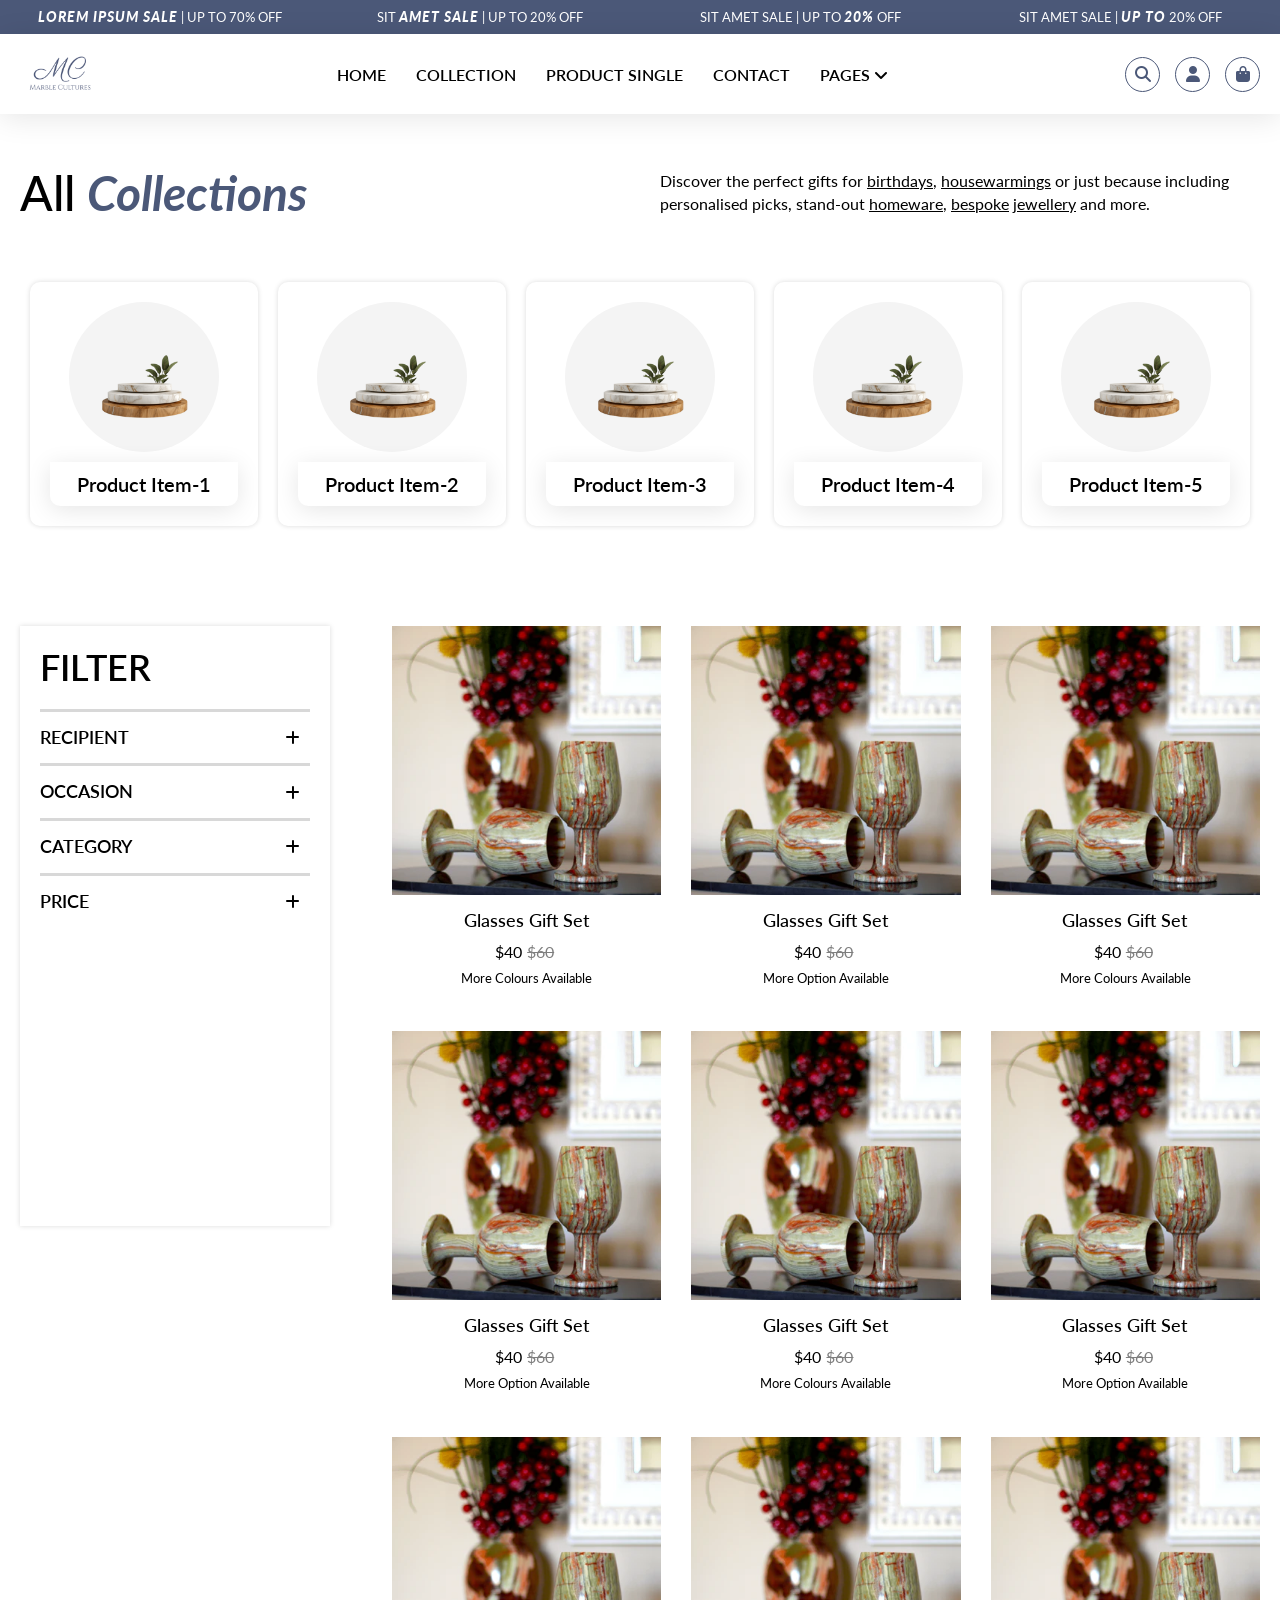
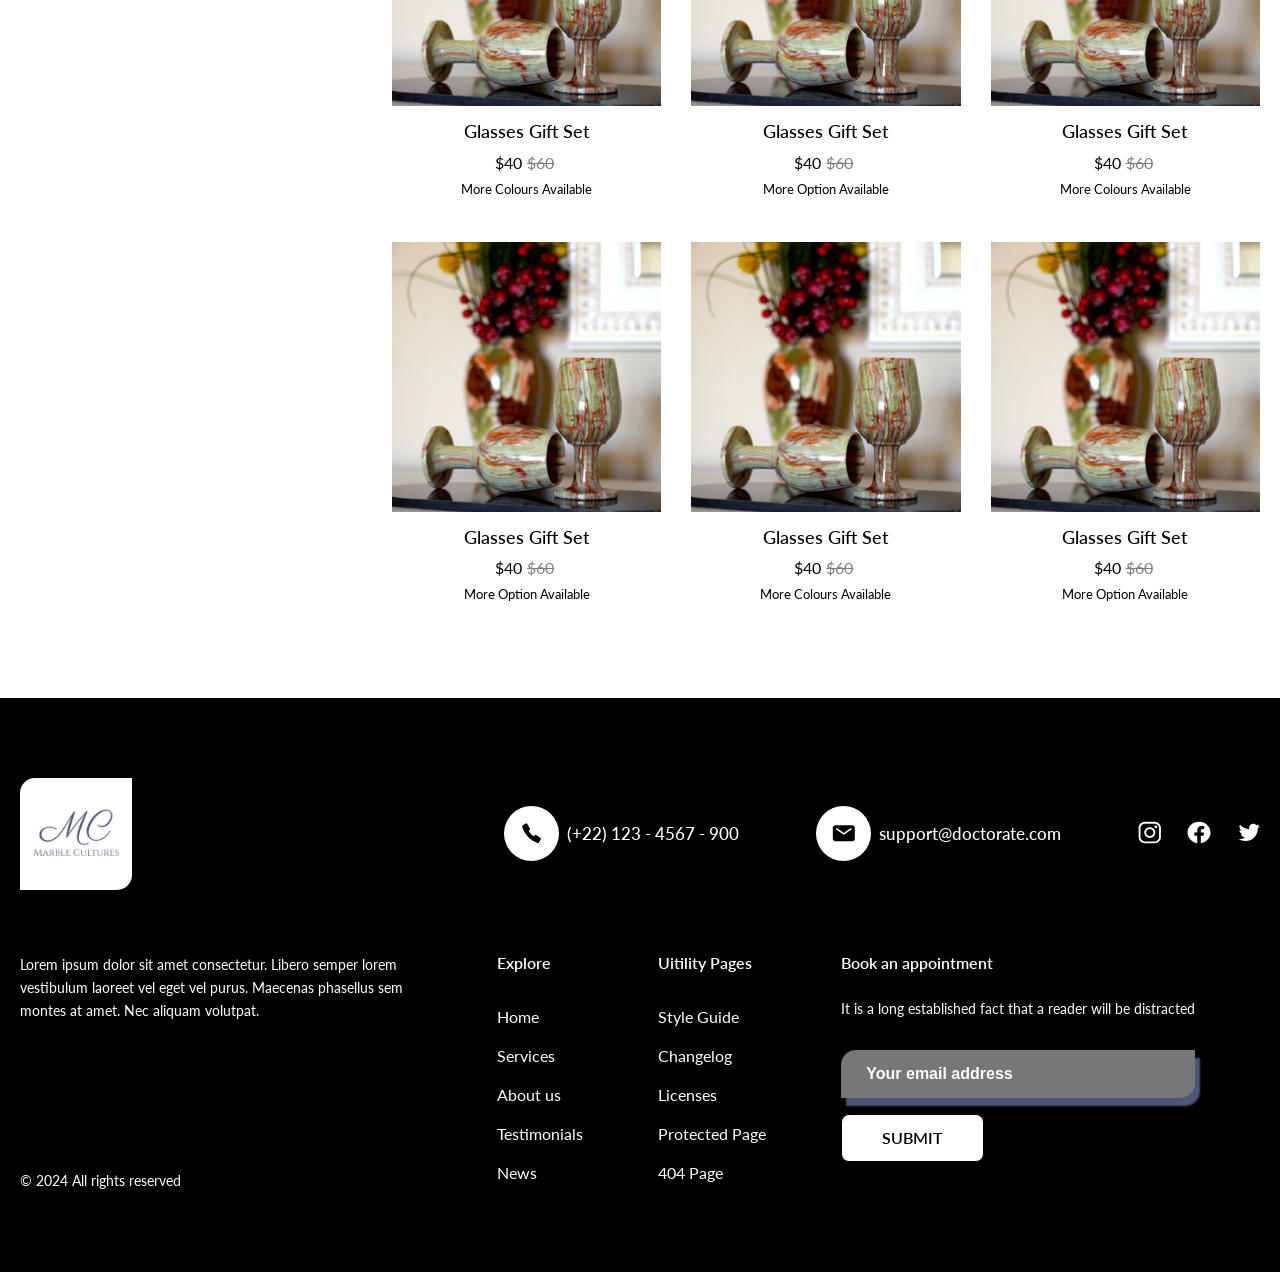
<file: collection.html>
<!DOCTYPE html>
<html lang="en">

	<head>
		<meta charset="UTF-8">
		<meta name="viewport" content="width=device-width, initial-scale=1.0">
		<title>Collection</title>
		<!-- link css start -->
		<link
			href="https://fonts.googleapis.com/css2?family=Lato:ital,wght@0,100;0,300;0,400;0,700;0,900;1,100;1,300;1,400;1,700;1,900&display=swap"
			rel="stylesheet">
		<link rel="stylesheet" href="assets/css/all.min.css">
		<link rel="stylesheet" href="./assets/css/swiper-bundle.min.css">
		<link rel="stylesheet" href="./assets/css/animate.min.css">
		<link rel="stylesheet" href="./assets/css/style.css">
		<!-- link css end -->
	</head>

	<body>
		<header>
			<!-- navbar section start -->
			<nav class="navbar-wrapper-main">
				<!-- tobbar section start -->
				<div class="top-bar">
					<div class="swiper top-bar-slider">
						<div class="swiper-wrapper">
							<div class="swiper-slide top-bar-item">
								<p class="top-bar-text">
									LABOR DAY SALE | UP TO <em>40% OFF</em>
								</p>
							</div>
							<div class="swiper-slide top-bar-item">
								<p class="top-bar-text">
									<em>Lorem ipsum SALE</em> | UP TO 70% OFF
								</p>
							</div>
							<div class="swiper-slide top-bar-item">
								<p class="top-bar-text">
									sit <em>amet SALE</em> | UP TO 20% OFF
								</p>
							</div>
							<div class="swiper-slide top-bar-item">
								<p class="top-bar-text">
									sit amet SALE | UP TO <em>20%</em> OFF
								</p>
							</div>
							<div class="swiper-slide top-bar-item">
								<p class="top-bar-text">
									sit amet SALE | <em>UP TO</em> 20% OFF
								</p>
							</div>
							<div class="swiper-slide top-bar-item">
								<p class="top-bar-text">
									sit amet SALE | UP TO <em>20%</em> OFF
								</p>
							</div>
							<div class="swiper-slide top-bar-item">
								<p class="top-bar-text">
									sit amet SALE | <em>UP TO</em> 20% OFF
								</p>
							</div>
						</div>
					</div>
				</div>
				<!-- tobbar section end -->

				<!-- navbar -->
				<div class="navbar">
					<div class="container">
						<div class="navbar-wrapper">
							<div class="navbar-menu">
								<div class="ham-menu-wrapper">
									<div class="ham-menu">
										<span></span>
										<span></span>
										<span></span>
									</div>
								</div>
								<div class="navbar-brand">
									<div class="navbar-brand-logo">
										<a href="index.html" class="main-menu-logo">
											<img src="./assets/images/logo.png" alt="logo.png">
										</a>
									</div>
								</div>
								<div class="navbar-link-wrapper">
									<ul class="nav-link-items">
										<li class="nav-link-item">
											<a href="index.html" class="nav-link">HOME</a>
										</li>
										<li class="nav-link-item">
											<a href="collection.html" class="nav-link">collection</a>
										</li>
										<li class="nav-link-item">
											<a href="product-single.html" class="nav-link">PRODUCT single</a>
										</li>
										<li class="nav-link-item">
											<a href="#" class="nav-link">CONTACT</a>
										</li>
										<li class="nav-link-item">
											<a href="#" class="nav-link">pages <i class="fa-solid fa-angle-down"></i></a>
											<ul class="nav-link-sub-menu-items">
												<li class="nav-link-sub-menu-item">
													<a href="categorie.html" class="nav-link-sub-menu">MENU</a>
												</li>
											</ul>
										</li>
									</ul>
								</div>
								<div class="navbar-icon-wrapper">
									<span class="navbar-icon search-open">
										<i class="fa-solid fa-magnifying-glass"></i>
									</span>
									<span class="navbar-icon desktop-icon">
										<i class="fa-solid fa-user"></i>
									</span>
									<a href="#" class="navbar-icon">
										<i class="fa-solid fa-bag-shopping"></i>
									</a>
								</div>
							</div>
						</div>
					</div>
				</div>
			</nav>
			<!-- navbar -->

			<!-- search bar start -->
			<div class="search-bar">
				<div class="search-bar-close">
					<div class="search-bar-close-icon">
						<i class="fa-solid fa-xmark"></i>
					</div>
				</div>
				<form action="#" class="search-form">
					<div class="search-input-field">
						<input class="search-input" type="text" placeholder="Search">
						<div class="input-search-btn">
							<button class="search-btn"><i class="fa-solid fa-magnifying-glass"></i></button>
						</div>
					</div>
				</form>
			</div>
			<!-- search bar end -->

			<!-- mobile menu start -->
			<div class="mobile-menu-wrapper">
				<div class="mobile-menu">
					<div class="mobile-menu-top">
						<div class="navbar-brand-logo">
							<a href="index.html" class="main-menu-logo">
								<img src="./assets/images/logo.png" alt="logo.png">
							</a>
						</div>
						<div class="ham-menu-wrapper">
							<div class="ham-menu">
								<span></span>
								<span></span>
								<span></span>
							</div>
						</div>
					</div>
					<div class="mobile-menu-link-wrapper">
						<ul class="mobile-menu-link-items">
							<li class="mobile-menu-link-item">
								<a href="index.html" class="mobile-menu-link">HOME</a>
							</li>
							<li class="mobile-menu-link-item">
								<a href="collection.html" class="mobile-menu-link">collection
								</a>
							</li>
							<li class="mobile-menu-link-item">
								<a href="product-single.html" class="mobile-menu-link">PRODUCT single</a>
							</li>
							<li class="mobile-menu-link-item">
								<a href="#" class="mobile-menu-link">CONTACT</a>
							</li>
							<li class="mobile-menu-link-item mobile-drop-down-menu">
								<div class="drop-down-menu-btn">
									<span class="mobile-menu-link">PAGES</span><i class="fa-solid fa-angle-down"></i>
								</div>
								<ul class="mobile-drop-down-menu-wrapper">
									<li class="nav-link-sub-menu-item">
										<a href="#" class="nav-link-sub-menu">MENU</a>
									</li>
								</ul>
							</li>
						</ul>
					</div>
				</div>
				<div class="social-media-link-wrapper">
					<ul class="social-media-link-items">
						<li class="social-media-link-item">
							<a href="#" target="_blank" class="social-media-link">
								<i class="fa-brands fa-facebook-f"></i>
							</a>
						</li>
						<li class="social-media-link-item">
							<a href="#" target="_blank" class="social-media-link">
								<i class="fa-brands fa-instagram"></i>
							</a>
						</li>
						<li class="social-media-link-item">
							<a href="#" target="_blank" class="social-media-link">
								<i class="fa-brands fa-x-twitter"></i>
							</a>
						</li>
						<li class="social-media-link-item">
							<a href="#" target="_blank" class="social-media-link">
								<i class="fa-brands fa-linkedin-in"></i>
							</a>
						</li>
						<li class="social-media-link-item"></li>
						<a href="#" target="_blank" class="social-media-link">
							<i class="fa-brands fa-youtube"></i>
						</a>
					</ul>
				</div>
			</div>
			<!-- mobile menu end -->
			<!-- navbar section end -->
		</header>

		<main>
			<!-- collection page section start -->
			<section class="section collection-page-section">
				<div class="container">
					<div class="collection-page-section-heading">
						<div class="section-heading-wrapper">
							<h2 class="section-heading wow animate__animated animate__fadeInUp" data-wow-duration="1s"
								data-wow-delay=".1s">all
								<em>collections</em></h2>
						</div>
						<div class="collection-page-heading-text">
							<p class="section-heading-text wow animate__animated animate__fadeInUp" data-wow-duration="1s"
								data-wow-delay=".3s">
								Discover the perfect gifts for <a href="#">birthdays</a>, <a href="#">housewarmings</a> or just because
								including personalised picks,
								stand-out <a href="#">homeware</a>, <a href="#">bespoke</a> <a href="#">jewellery</a> and more.</p>
						</div>
					</div>
					<div class="category-items">
						<div class="category-item">
							<a class="card" href="#">
								<div class="card-img">
									<img src="./assets/images/collection-item-1.png" alt="collection-item-1.png">
								</div>
								<h6 class="card-title">Product Item-1</h6>
							</a>
						</div>
						<div class="category-item">
							<a class="card" href="#">
								<div class="card-img">
									<img src="./assets/images/collection-item-1.png" alt="collection-item-1.png">
								</div>
								<h6 class="card-title">Product Item-2</h6>
							</a>
						</div>
						<div class="category-item">
							<a class="card" href="#">
								<div class="card-img">
									<img src="./assets/images/collection-item-1.png" alt="collection-item-1.png">
								</div>
								<h6 class="card-title">Product Item-3</h6>
							</a>
						</div>
						<div class="category-item">
							<a class="card" href="#">
								<div class="card-img">
									<img src="./assets/images/collection-item-1.png" alt="collection-item-1.png">
								</div>
								<h6 class="card-title">Product Item-4</h6>
							</a>
						</div>
						<div class="category-item">
							<a class="card" href="#">
								<div class="card-img">
									<img src="./assets/images/collection-item-1.png" alt="collection-item-1.png">
								</div>
								<h6 class="card-title">Product Item-5</h6>
							</a>
						</div>
					</div>
				</div>
			</section>
			<!-- collection page section end -->

			<!-- collection page filter section start -->
			<section class="section filter-section">
				<div class="container">
					<div class="filter-wrapper">
						<h3 class="filter-heading mobile-heading">Filter <span class="filter-open-btn btn btn-primary">filter</span></h3>
						<div class="filter-inner">
							<div class="filter-box">
								<h3 class="filter-heading">Filter <span class="filter-close-btn"><i class="fa-solid fa-xmark"></i></span></h3>
								<div class="filter-accordion">
									<div class="filter-accordion-items">
										<div class="filter-accordion-item">
											<div class="item-title-wrapper accordion-toggle-btn">
												<h5 class="item-title">Recipient</h5>
												<span class="icon">
													<span class="plus-icon">
														<i class="fa-solid fa-plus"></i>
													</span>
													<span class="minus-icon">
														<i class="fa-solid fa-minus"></i>
													</span>
												</span>
											</div>
											<div class="filter-accordion-item-content">
												<div class="filter-options">
													<div class="filter-option">
														<input class="filter-option-input" type="checkbox" id="her" name="her" value="her">
														<label class="filter-option-label" for="her">her</label>
													</div>
													<div class="filter-option">
														<input class="filter-option-input" type="checkbox" id="him" name="him" value="him">
														<label class="filter-option-label" for="him">him</label>
													</div>
												</div>
											</div>
										</div>
										<div class="filter-accordion-item">
											<div class="item-title-wrapper accordion-toggle-btn">
												<h5 class="item-title">Occasion</h5>
												<span class="icon">
													<span class="plus-icon">
														<i class="fa-solid fa-plus"></i>
													</span>
													<span class="minus-icon">
														<i class="fa-solid fa-minus"></i>
													</span>
												</span>
											</div>
											<div class="filter-accordion-item-content">
												<div class="filter-options">
													<div class="filter-option">
														<input class="filter-option-input" type="checkbox" id="birthday" name="birthday" value="birthday">
														<label class="filter-option-label" for="birthday">birthday</label>
													</div>
													<div class="filter-option">
														<input class="filter-option-input" type="checkbox" id="new_home" name="new_home" value="new_home">
														<label class="filter-option-label" for="new_home">new home</label>
													</div>
													<div class="filter-option">
														<input class="filter-option-input" type="checkbox" id="thank_you" name="thank_you" value="thank_you">
														<label class="filter-option-label" for="thank_you">thank you</label>
													</div>
													<div class="filter-option">
														<input class="filter-option-input" type="checkbox" id="wedding" name="wedding" value="wedding">
														<label class="filter-option-label" for="wedding">wedding</label>
													</div>
													<div class="filter-option">
														<input class="filter-option-input" type="checkbox" id="just_because" name="just_because" value="just_because">
														<label class="filter-option-label" for="just_because">just because</label>
													</div>
													<div class="filter-option">
														<input class="filter-option-input" type="checkbox" id="new_baby" name="new_baby" value="new_baby">
														<label class="filter-option-label" for="new_baby">new baby</label>
													</div>
												</div>
											</div>
										</div>
										<div class="filter-accordion-item">
											<div class="item-title-wrapper accordion-toggle-btn">
												<h5 class="item-title">Category</h5>
												<span class="icon">
													<span class="plus-icon">
														<i class="fa-solid fa-plus"></i>
													</span>
													<span class="minus-icon">
														<i class="fa-solid fa-minus"></i>
													</span>
												</span>
											</div>
											<div class="filter-accordion-item-content">
												<div class="filter-options">
													<div class="filter-option">
														<input class="filter-option-input" type="checkbox" id="homewear" name="homewear" value="homewear">
														<label class="filter-option-label" for="homewear">homewear</label>
													</div>
													<div class="filter-option">
														<input class="filter-option-input" type="checkbox" id="vintage" name="vintage" value="vintage">
														<label class="filter-option-label" for="vintage">vintage</label>
													</div>
													<div class="filter-option">
														<input class="filter-option-input" type="checkbox" id="tech" name="tech" value="tech">
														<label class="filter-option-label" for="tech">tech</label>
													</div>
												</div>
											</div>
										</div>
										<div class="filter-accordion-item">
											<div class="item-title-wrapper accordion-toggle-btn">
												<h5 class="item-title">Price</h5>
												<span class="icon">
													<span class="plus-icon">
														<i class="fa-solid fa-plus"></i>
													</span>
													<span class="minus-icon">
														<i class="fa-solid fa-minus"></i>
													</span>
												</span>
											</div>
											<div class="filter-accordion-item-content">
												<div class="filter-options price-range-area">
													<div class="price-range">
														<div class="price-range-slider">
															<div class="price-box">
																<input type="number" value="25000" min="0" max="120000"/>
																<input type="number" value="50000" min="0" max="120000"/>
															</div>
															<div class="price-limit-wrapper">
																<span class="price-limit">$0</span>
																<span class="price-limit">$120000</span>
															</div>
															<input value="25000" min="0" max="120000" step="500" type="range"/>
															<input value="50000" min="0" max="120000" step="500" type="range"/>
														</div>
													</div>
												</div>
											</div>
										</div>
									</div>
								</div>
							</div>
							<div class="filtered-items">
								<div class="filtered-item">
									<a href="#" class="product-card">
										<div class="card-img">
											<div class="primary-img">
												<img src="./assets/images/product-card-primary-img-1.jpg" alt="product-card-primary-img-1.jpg">
											</div>
											<div class="hover-img">
												<img src="./assets/images/product-card-hover-img-1.jpg" alt="product-card-hover-img-1.jpg">
											</div>
										</div>
										<div class="card-content">
											<h6 class="card-title">Glasses Gift Set</h6>
											<div class="price">
												<span class="latest-price">$40</span>
												<span class="previous-price">$60</span>
											</div>
											<div class="varient">
												<p class="varient-text">More Colours Available</p>
											</div>
										</div>
									</a>
								</div>
								<div class="filtered-item">
									<a href="#" class="product-card">
										<div class="card-img">
											<div class="primary-img">
												<img src="./assets/images/product-card-primary-img-1.jpg" alt="product-card-primary-img-1.jpg">
											</div>
											<div class="hover-img">
												<img src="./assets/images/product-card-hover-img-1.jpg" alt="product-card-hover-img-1.jpg">
											</div>
										</div>
										<div class="card-content">
											<h6 class="card-title">Glasses Gift Set</h6>
											<div class="price">
												<span class="latest-price">$40</span>
												<span class="previous-price">$60</span>
											</div>
											<div class="varient">
												<p class="varient-text">More Option Available</p>
											</div>
										</div>
									</a>
								</div>
								<div class="filtered-item">
									<a href="#" class="product-card">
										<div class="card-img">
											<div class="primary-img">
												<img src="./assets/images/product-card-primary-img-1.jpg" alt="product-card-primary-img-1.jpg">
											</div>
											<div class="hover-img">
												<img src="./assets/images/product-card-hover-img-1.jpg" alt="product-card-hover-img-1.jpg">
											</div>
										</div>
										<div class="card-content">
											<h6 class="card-title">Glasses Gift Set</h6>
											<div class="price">
												<span class="latest-price">$40</span>
												<span class="previous-price">$60</span>
											</div>
											<div class="varient">
												<p class="varient-text">More Colours Available</p>
											</div>
										</div>
									</a>
								</div>
								<div class="filtered-item">
									<a href="#" class="product-card">
										<div class="card-img">
											<div class="primary-img">
												<img src="./assets/images/product-card-primary-img-1.jpg" alt="product-card-primary-img-1.jpg">
											</div>
											<div class="hover-img">
												<img src="./assets/images/product-card-hover-img-1.jpg" alt="product-card-hover-img-1.jpg">
											</div>
										</div>
										<div class="card-content">
											<h6 class="card-title">Glasses Gift Set</h6>
											<div class="price">
												<span class="latest-price">$40</span>
												<span class="previous-price">$60</span>
											</div>
											<div class="varient">
												<p class="varient-text">More Option Available</p>
											</div>
										</div>
									</a>
								</div>
								<div class="filtered-item">
									<a href="#" class="product-card">
										<div class="card-img">
											<div class="primary-img">
												<img src="./assets/images/product-card-primary-img-1.jpg" alt="product-card-primary-img-1.jpg">
											</div>
											<div class="hover-img">
												<img src="./assets/images/product-card-hover-img-1.jpg" alt="product-card-hover-img-1.jpg">
											</div>
										</div>
										<div class="card-content">
											<h6 class="card-title">Glasses Gift Set</h6>
											<div class="price">
												<span class="latest-price">$40</span>
												<span class="previous-price">$60</span>
											</div>
											<div class="varient">
												<p class="varient-text">More Colours Available</p>
											</div>
										</div>
									</a>
								</div>
								<div class="filtered-item">
									<a href="#" class="product-card">
										<div class="card-img">
											<div class="primary-img">
												<img src="./assets/images/product-card-primary-img-1.jpg" alt="product-card-primary-img-1.jpg">
											</div>
											<div class="hover-img">
												<img src="./assets/images/product-card-hover-img-1.jpg" alt="product-card-hover-img-1.jpg">
											</div>
										</div>
										<div class="card-content">
											<h6 class="card-title">Glasses Gift Set</h6>
											<div class="price">
												<span class="latest-price">$40</span>
												<span class="previous-price">$60</span>
											</div>
											<div class="varient">
												<p class="varient-text">More Option Available</p>
											</div>
										</div>
									</a>
								</div>
								<div class="filtered-item">
									<a href="#" class="product-card">
										<div class="card-img">
											<div class="primary-img">
												<img src="./assets/images/product-card-primary-img-1.jpg" alt="product-card-primary-img-1.jpg">
											</div>
											<div class="hover-img">
												<img src="./assets/images/product-card-hover-img-1.jpg" alt="product-card-hover-img-1.jpg">
											</div>
										</div>
										<div class="card-content">
											<h6 class="card-title">Glasses Gift Set</h6>
											<div class="price">
												<span class="latest-price">$40</span>
												<span class="previous-price">$60</span>
											</div>
											<div class="varient">
												<p class="varient-text">More Colours Available</p>
											</div>
										</div>
									</a>
								</div>
								<div class="filtered-item">
									<a href="#" class="product-card">
										<div class="card-img">
											<div class="primary-img">
												<img src="./assets/images/product-card-primary-img-1.jpg" alt="product-card-primary-img-1.jpg">
											</div>
											<div class="hover-img">
												<img src="./assets/images/product-card-hover-img-1.jpg" alt="product-card-hover-img-1.jpg">
											</div>
										</div>
										<div class="card-content">
											<h6 class="card-title">Glasses Gift Set</h6>
											<div class="price">
												<span class="latest-price">$40</span>
												<span class="previous-price">$60</span>
											</div>
											<div class="varient">
												<p class="varient-text">More Option Available</p>
											</div>
										</div>
									</a>
								</div>
								<div class="filtered-item">
									<a href="#" class="product-card">
										<div class="card-img">
											<div class="primary-img">
												<img src="./assets/images/product-card-primary-img-1.jpg" alt="product-card-primary-img-1.jpg">
											</div>
											<div class="hover-img">
												<img src="./assets/images/product-card-hover-img-1.jpg" alt="product-card-hover-img-1.jpg">
											</div>
										</div>
										<div class="card-content">
											<h6 class="card-title">Glasses Gift Set</h6>
											<div class="price">
												<span class="latest-price">$40</span>
												<span class="previous-price">$60</span>
											</div>
											<div class="varient">
												<p class="varient-text">More Colours Available</p>
											</div>
										</div>
									</a>
								</div>
								<div class="filtered-item">
									<a href="#" class="product-card">
										<div class="card-img">
											<div class="primary-img">
												<img src="./assets/images/product-card-primary-img-1.jpg" alt="product-card-primary-img-1.jpg">
											</div>
											<div class="hover-img">
												<img src="./assets/images/product-card-hover-img-1.jpg" alt="product-card-hover-img-1.jpg">
											</div>
										</div>
										<div class="card-content">
											<h6 class="card-title">Glasses Gift Set</h6>
											<div class="price">
												<span class="latest-price">$40</span>
												<span class="previous-price">$60</span>
											</div>
											<div class="varient">
												<p class="varient-text">More Option Available</p>
											</div>
										</div>
									</a>
								</div>
								<div class="filtered-item">
									<a href="#" class="product-card">
										<div class="card-img">
											<div class="primary-img">
												<img src="./assets/images/product-card-primary-img-1.jpg" alt="product-card-primary-img-1.jpg">
											</div>
											<div class="hover-img">
												<img src="./assets/images/product-card-hover-img-1.jpg" alt="product-card-hover-img-1.jpg">
											</div>
										</div>
										<div class="card-content">
											<h6 class="card-title">Glasses Gift Set</h6>
											<div class="price">
												<span class="latest-price">$40</span>
												<span class="previous-price">$60</span>
											</div>
											<div class="varient">
												<p class="varient-text">More Colours Available</p>
											</div>
										</div>
									</a>
								</div>
								<div class="filtered-item">
									<a href="#" class="product-card">
										<div class="card-img">
											<div class="primary-img">
												<img src="./assets/images/product-card-primary-img-1.jpg" alt="product-card-primary-img-1.jpg">
											</div>
											<div class="hover-img">
												<img src="./assets/images/product-card-hover-img-1.jpg" alt="product-card-hover-img-1.jpg">
											</div>
										</div>
										<div class="card-content">
											<h6 class="card-title">Glasses Gift Set</h6>
											<div class="price">
												<span class="latest-price">$40</span>
												<span class="previous-price">$60</span>
											</div>
											<div class="varient">
												<p class="varient-text">More Option Available</p>
											</div>
										</div>
									</a>
								</div>
							</div>
						</div>
					</div>
				</div>
			</section>
			<!-- collection page filter section end -->
		</main>

		<footer>
			<section class="section footer-section">
				<div class="container">
					<div class="footer-top">
						<div class="footer-top-wrapper">
							<a href="#" class="log wow animate__animated animate__fadeInUp" data-wow-duration="1s"
								data-wow-delay=".1s">
								<img src="./assets/images/logo.png" alt="logo.png">
							</a>
							<div class="footer-top-contact-wrapper">
								<div class="footer-conatct wow animate__animated animate__fadeInUp" data-wow-duration="1s"
									data-wow-delay=".2s">
									<span class="icon">
										<svg width="19" height="21" viewBox="0 0 19 21" fill="none" xmlns="http://www.w3.org/2000/svg">
											<path
												d="M18.9536 15.3582C18.7322 15.11 17.9505 14.3761 16.5136 13.4051C15.0661 12.4256 13.9986 11.8149 13.6924 11.6724C13.6654 11.6598 13.6357 11.6552 13.6064 11.6591C13.5771 11.6629 13.5493 11.6751 13.5261 11.6943C13.0329 12.0992 12.2024 12.843 12.1579 12.8832C11.8704 13.1426 11.8704 13.1426 11.635 13.0618C11.221 12.9189 9.93511 12.2001 8.81459 11.018C7.69407 9.8358 6.97604 8.44872 6.84032 8.01345C6.7627 7.76523 6.7627 7.76523 7.00996 7.46254C7.04813 7.41567 7.75514 6.54154 8.13982 6.02278C8.15806 5.99835 8.16963 5.96915 8.1733 5.93832C8.17696 5.90749 8.17257 5.87619 8.1606 5.84778C8.0253 5.52501 7.44511 4.40177 6.51459 2.87808C5.59086 1.366 4.89446 0.543216 4.65865 0.310176C4.63701 0.288681 4.61027 0.273728 4.58123 0.266893C4.5522 0.260057 4.52195 0.261592 4.49367 0.271336C3.66939 0.569505 2.87408 0.949964 2.11861 1.40752C1.3893 1.85379 0.698844 2.36695 0.0552709 2.94103C0.0328053 2.96113 0.0159623 2.9873 0.00654804 3.01671C-0.00286619 3.04612 -0.00449642 3.07768 0.00183207 3.108C0.0904728 3.54283 0.514167 5.35804 1.82893 7.87237C3.17042 10.4385 4.10009 11.7532 6.07012 13.8198C8.04015 15.8864 9.32862 16.9239 11.769 18.336C14.1576 19.7199 15.8829 20.1664 16.2952 20.2588C16.3241 20.2654 16.3541 20.2636 16.3821 20.2537C16.4101 20.2438 16.435 20.2261 16.4542 20.2025C16.9995 19.5251 17.4869 18.7983 17.9107 18.0306C18.3453 17.2353 18.7067 16.3982 18.99 15.5306C18.9991 15.501 19.0005 15.4695 18.9941 15.4392C18.9877 15.4089 18.9737 15.3809 18.9536 15.3582Z"
												fill="white" />
										</svg>
									</span>
									<a href="#" class="text">(+22) 123 - 4567 - 900</a>
								</div>
								<div class="footer-conatct wow animate__animated animate__fadeInUp" data-wow-duration="1s"
									data-wow-delay=".3s">
									<span class="icon">
										<svg width="23" height="17" viewBox="0 0 23 17" fill="none" xmlns="http://www.w3.org/2000/svg">
											<path
												d="M20.0713 0.262695H3.57129C2.84218 0.263417 2.14316 0.53183 1.62761 1.00904C1.11205 1.48625 0.822069 2.13327 0.821289 2.80815V13.7172C0.822069 14.3921 1.11205 15.0391 1.62761 15.5164C2.14316 15.9936 2.84218 16.262 3.57129 16.2627H20.0713C20.8004 16.262 21.4994 15.9936 22.015 15.5164C22.5305 15.0391 22.8205 14.3921 22.8213 13.7172V2.80815C22.8205 2.13327 22.5305 1.48625 22.015 1.00904C21.4994 0.53183 20.8004 0.263417 20.0713 0.262695ZM19.375 4.47315L12.3035 9.56406C12.1656 9.66328 11.9959 9.71715 11.8213 9.71715C11.6466 9.71715 11.477 9.66328 11.3391 9.56406L4.26763 4.47315C4.18455 4.41507 4.11476 4.34229 4.06233 4.25904C4.0099 4.17578 3.97586 4.08371 3.96221 3.98818C3.94855 3.89264 3.95554 3.79555 3.98277 3.70253C4.01001 3.60952 4.05694 3.52245 4.12085 3.44637C4.18475 3.37029 4.26435 3.30673 4.35503 3.25937C4.4457 3.21202 4.54564 3.18181 4.64904 3.17052C4.75243 3.15922 4.85722 3.16706 4.95731 3.19357C5.05741 3.22009 5.15081 3.26475 5.23209 3.32497L11.8213 8.0686L18.4105 3.32497C18.5752 3.2098 18.7824 3.15928 18.9871 3.18435C19.1917 3.20942 19.3775 3.30806 19.5043 3.45893C19.631 3.60981 19.6885 3.80079 19.6643 3.99059C19.6401 4.18038 19.5361 4.35373 19.375 4.47315Z"
												fill="white" />
										</svg>
									</span>
									<a href="#" class="text">support@doctorate.com</a>
								</div>
								<div class="footer-social wow animate__animated animate__fadeInUp" data-wow-duration="1s"
									data-wow-delay=".4s">
									<a href="#" class="social-icon">
										<svg width="23" height="23" viewBox="0 0 23 23" fill="none" xmlns="http://www.w3.org/2000/svg">
											<path
												d="M16.4126 2.63481C17.6414 2.63834 18.8189 3.10963 19.6878 3.94575C20.5566 4.78187 21.0464 5.91487 21.0501 7.09731V16.0214C21.0464 17.2038 20.5566 18.3368 19.6878 19.1729C18.8189 20.009 17.6414 20.4803 16.4126 20.4839H7.13873C5.90994 20.4803 4.73251 20.009 3.86362 19.1729C2.99472 18.3368 2.50496 17.2038 2.50129 16.0214V7.09731C2.50496 5.91487 2.99472 4.78187 3.86362 3.94575C4.73251 3.10963 5.90994 2.63834 7.13873 2.63481H16.4126ZM16.4126 0.850098H7.13873C3.56799 0.850098 0.646606 3.66127 0.646606 7.09731V16.0214C0.646606 19.4574 3.56799 22.2686 7.13873 22.2686H16.4126C19.9834 22.2686 22.9048 19.4574 22.9048 16.0214V7.09731C22.9048 3.66127 19.9834 0.850098 16.4126 0.850098Z"
												fill="#586A7B" />
											<path
												d="M17.8038 7.09772C17.5287 7.09772 17.2597 7.01921 17.0309 6.87212C16.8022 6.72502 16.6239 6.51595 16.5186 6.27135C16.4133 6.02674 16.3857 5.75758 16.4394 5.49791C16.4931 5.23823 16.6256 4.99971 16.8201 4.81249C17.0147 4.62528 17.2626 4.49778 17.5324 4.44613C17.8023 4.39448 18.082 4.42099 18.3362 4.52231C18.5904 4.62363 18.8076 4.79521 18.9605 5.01535C19.1134 5.23549 19.1949 5.4943 19.1949 5.75907C19.1953 5.93497 19.1596 6.10921 19.0898 6.27179C19.0201 6.43438 18.9176 6.5821 18.7884 6.70648C18.6591 6.83086 18.5056 6.92945 18.3366 6.99659C18.1677 7.06373 17.9866 7.0981 17.8038 7.09772ZM11.7757 7.98984C12.5095 7.98984 13.2267 8.19921 13.8368 8.59148C14.4469 8.98374 14.9224 9.54128 15.2032 10.1936C15.484 10.8459 15.5574 11.5637 15.4143 12.2562C15.2712 12.9487 14.9178 13.5848 14.399 14.084C13.8802 14.5833 13.2191 14.9233 12.4995 15.0611C11.7798 15.1988 11.0339 15.1281 10.356 14.8579C9.67813 14.5877 9.09873 14.1301 8.69109 13.5431C8.28344 12.956 8.06586 12.2658 8.06586 11.5597C8.06692 10.6133 8.45811 9.70582 9.15362 9.03656C9.84912 8.36729 10.7921 7.99085 11.7757 7.98984ZM11.7757 6.20512C10.6752 6.20512 9.59931 6.51917 8.68423 7.10754C7.76915 7.69591 7.05593 8.53219 6.63476 9.51062C6.21359 10.489 6.1034 11.5657 6.31811 12.6044C6.53281 13.6431 7.06279 14.5972 7.841 15.346C8.61921 16.0949 9.61072 16.6049 10.6901 16.8115C11.7695 17.0181 12.8884 16.912 13.9052 16.5068C14.922 16.1015 15.791 15.4152 16.4025 14.5346C17.0139 13.654 17.3403 12.6188 17.3403 11.5597C17.3403 10.1396 16.754 8.77764 15.7104 7.77346C14.6669 6.76927 13.2515 6.20512 11.7757 6.20512Z"
												fill="#586A7B" />
										</svg>
									</a>
									<a href="#" class="social-icon">
										<svg width="24" height="23" viewBox="0 0 24 23" fill="none" xmlns="http://www.w3.org/2000/svg">
											<path fill-rule="evenodd" clip-rule="evenodd"
												d="M23.5289 11.6217C23.5289 5.67326 18.3796 0.850098 12.0289 0.850098C5.67826 0.850098 0.528931 5.67326 0.528931 11.6217C0.528931 16.9978 4.73362 21.4541 10.2321 22.2629V14.7363H7.31136V11.6217H10.2321V9.24856C10.2321 6.54941 11.9494 5.05726 14.5759 5.05726C15.8342 5.05726 17.1505 5.26789 17.1505 5.26789V7.91894H15.6997C14.2719 7.91894 13.8253 8.74893 13.8253 9.602V11.6217H17.0145L16.5052 14.7363H13.8258V22.2639C19.3242 21.4555 23.5289 16.9993 23.5289 11.6217Z"
												fill="#586A7B" />
										</svg>
									</a>
									<a href="#" class="social-icon">
										<svg width="22" height="19" viewBox="0 0 22 19" fill="none" xmlns="http://www.w3.org/2000/svg">
											<path
												d="M22 2.88393C21.1946 3.23363 20.3424 3.46403 19.4704 3.56783C20.3868 3.03161 21.076 2.17972 21.4086 1.17194C20.5422 1.6782 19.5959 2.03342 18.6102 2.22238C18.1952 1.78769 17.696 1.44188 17.143 1.20598C16.5901 0.970072 15.9949 0.848995 15.3936 0.850105C12.9593 0.850105 10.9894 2.79006 10.9894 5.18148C10.9876 5.51411 11.0258 5.84576 11.103 6.16933C9.35742 6.08756 7.64816 5.64259 6.08456 4.86288C4.52095 4.08318 3.13743 2.98591 2.02251 1.64128C1.63137 2.30021 1.42451 3.05202 1.42356 3.81815C1.42356 5.32005 2.2077 6.64762 3.39174 7.42539C2.69023 7.40875 2.00309 7.22321 1.38867 6.88452V6.93816C1.38867 9.03904 2.90953 10.7868 4.92245 11.1846C4.54392 11.2854 4.15386 11.3365 3.76211 11.3366C3.48414 11.3371 3.20681 11.3101 2.93414 11.2561C3.49373 12.9771 5.1224 14.2286 7.05166 14.2644C5.48399 15.4717 3.55931 16.1242 1.58012 16.1194C1.22881 16.1189 0.87782 16.098 0.528931 16.0568C2.54237 17.3416 4.88283 18.0212 7.27174 18.0147C15.3842 18.0147 19.8162 11.4126 19.8162 5.68658C19.8162 5.49884 19.8113 5.31111 19.8023 5.12784C20.6626 4.51638 21.4068 3.75651 22 2.88393Z"
												fill="#586A7B" />
										</svg>
									</a>
								</div>
							</div>
						</div>
					</div>
					<div class="footer-btm">
						<div class="footer-btm-items">
							<div class="footer-btm-item flex-item wow animate__animated animate__fadeInUp" data-wow-duration="1s"
								data-wow-delay=".1s">
								<p class="text">Lorem ipsum dolor sit amet consectetur. Libero semper lorem vestibulum laoreet vel eget
									vel purus. Maecenas phasellus sem montes at amet. Nec aliquam volutpat.</p>
								<div class="copy-right">
									<p class="copyright-text">&copy; 2024 All rights reserved</p>
								</div>
							</div>
							<div class="footer-btm-item wow animate__animated animate__fadeInUp" data-wow-duration="1s"
								data-wow-delay=".2s">
								<h6 class="heading">Explore</h6>
								<ul class="footer-links">
									<li class="footer-link">
										<a href="#" class="footer-link-text">Home
										</a>
									</li>
									<li class="footer-link">
										<a href="#" class="footer-link-text">Services
										</a>
									</li>
									<li class="footer-link">
										<a href="#" class="footer-link-text">About us
										</a>
									</li>
									<li class="footer-link">
										<a href="#" class="footer-link-text">Testimonials
										</a>
									</li>
									<li class="footer-link">
										<a href="#" class="footer-link-text">News
										</a>
									</li>
								</ul>
							</div>
							<div class="footer-btm-item wow animate__animated animate__fadeInUp" data-wow-duration="1s"
								data-wow-delay=".3s">
								<h6 class="heading">Uitility Pages</h6>
								<ul class="footer-links">
									<li class="footer-link">
										<a href="#" class="footer-link-text">Style Guide
										</a>
									</li>
									<li class="footer-link">
										<a href="#" class="footer-link-text">Changelog
										</a>
									</li>
									<li class="footer-link">
										<a href="#" class="footer-link-text">Licenses
										</a>
									</li>
									<li class="footer-link">
										<a href="#" class="footer-link-text">Protected Page
										</a>
									</li>
									<li class="footer-link">
										<a href="#" class="footer-link-text">404 Page
										</a>
									</li>
								</ul>
							</div>
							<div class="footer-btm-item wow animate__animated animate__fadeInUp" data-wow-duration="1s"
								data-wow-delay=".4s">
								<h6 class="heading">Book an appointment</h6>
								<p class="text">It is a long established fact that a reader will be distracted</p>
								<form class="footer-form" action="#">
									<input class="footer-input" id="mail" type="email" placeholder="Your email address">
								</form>
								<div class="footer-btn">
									<button class="btn btn-primary">Submit</button>
								</div>
							</div>
						</div>
					</div>
				</div>
				</div>
			</section>
		</footer>

		<!-- js link start-->
		<script src="./assets/js/jquery-3.7.1.min.js"></script>
		<script src="./assets/js/swiper-bundle.min.js"></script>
		<script src="./assets/js/wow.min.js"></script>
		<script src="./assets/js/script.js"></script>
		<!-- js link end-->
	</body>

</html>
</file>
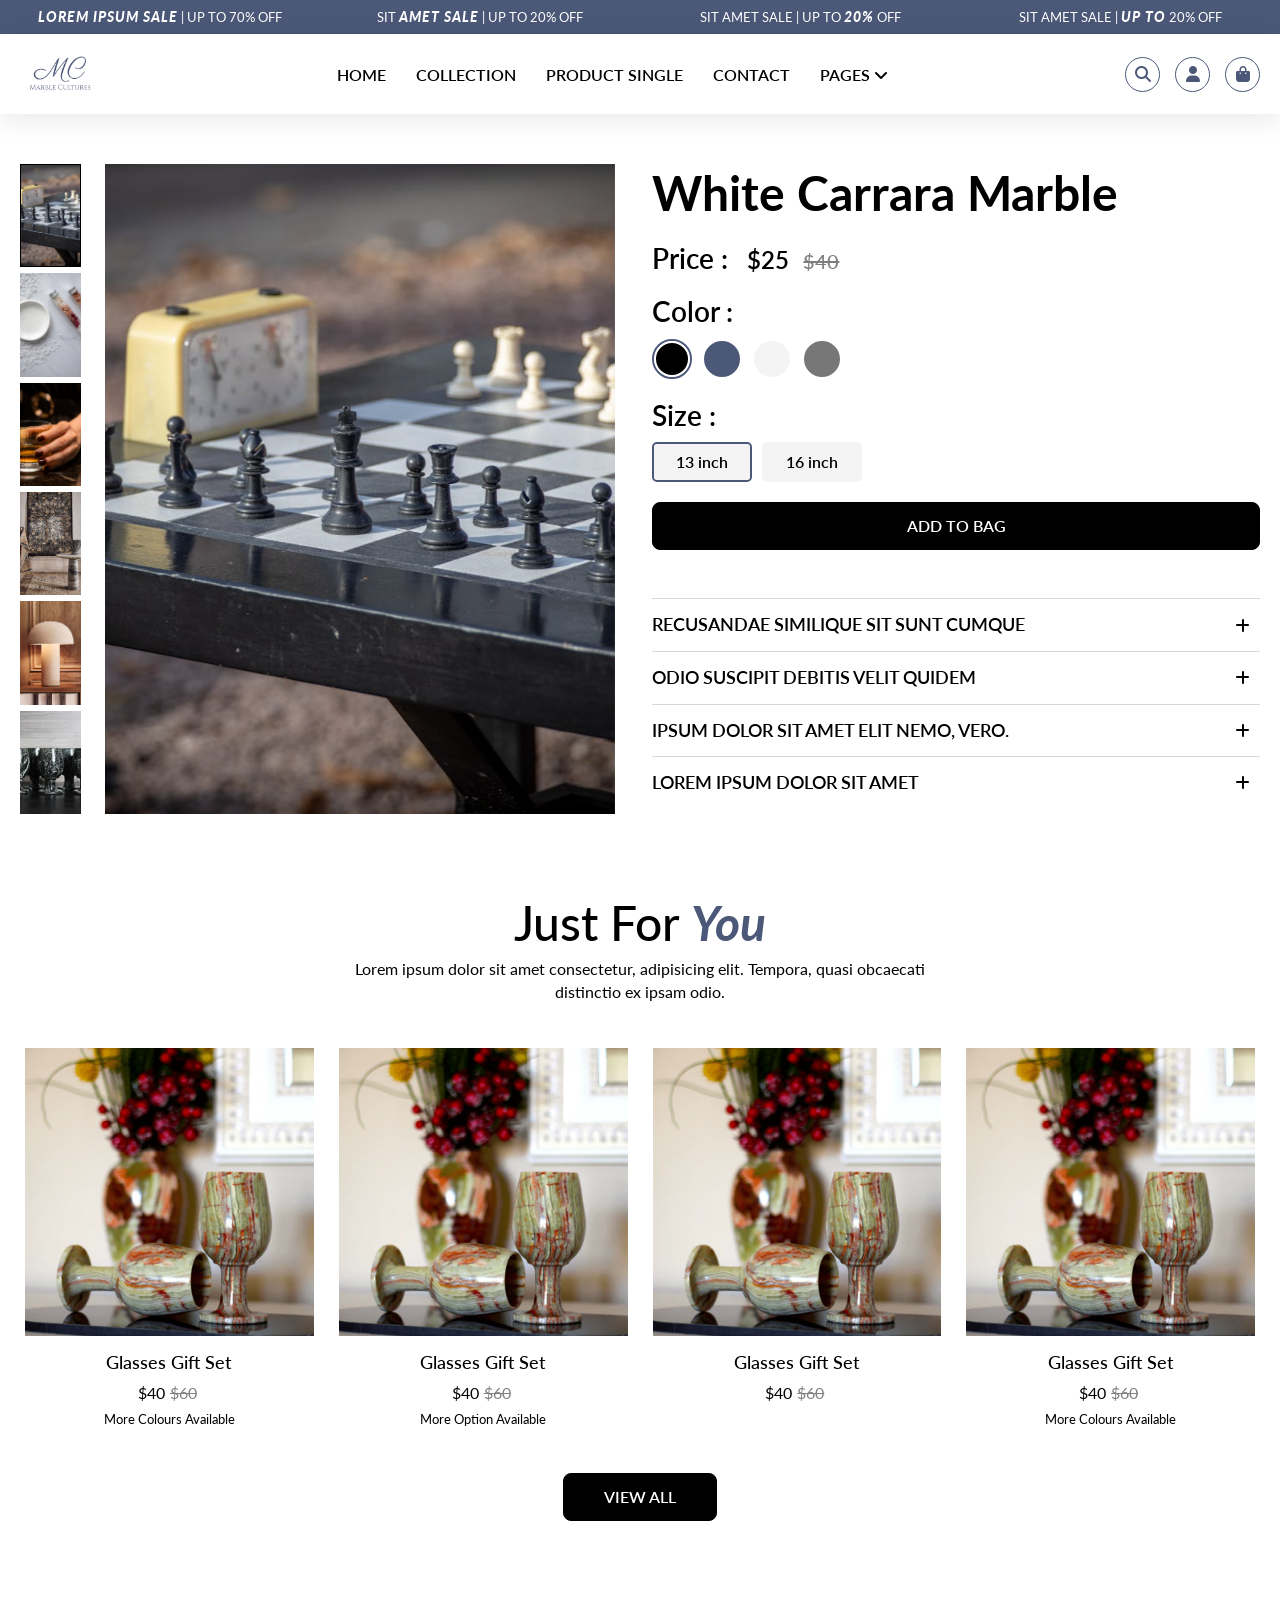
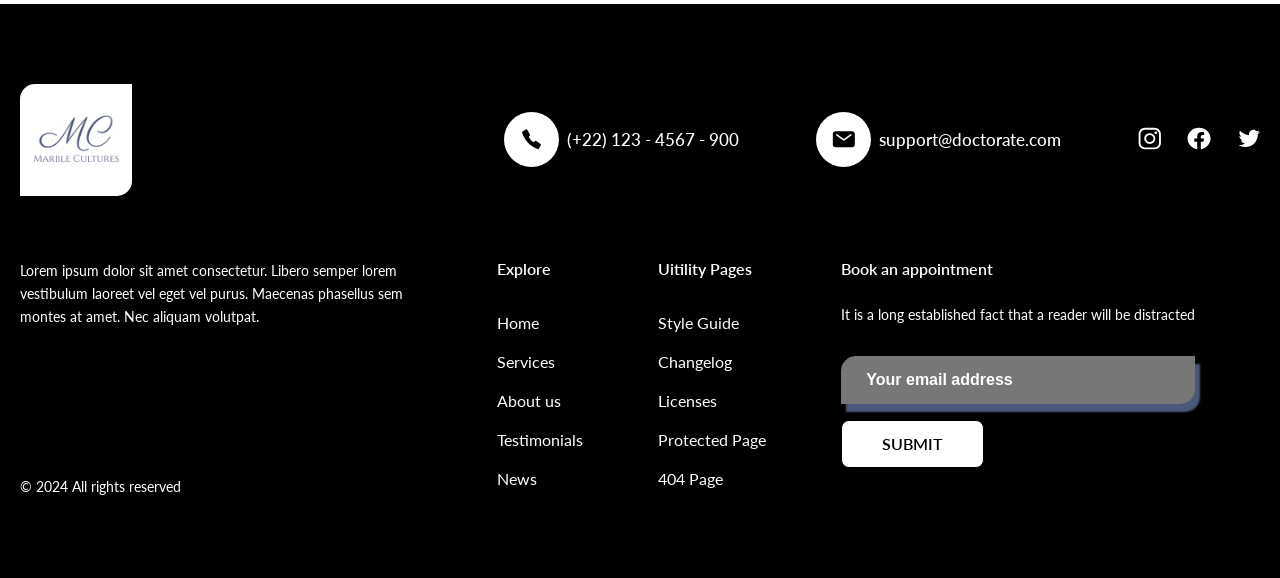
<file: product-single.html>
<!DOCTYPE html>
<html lang="en">

  <head>
    <meta charset="UTF-8">
    <meta name="viewport" content="width=device-width, initial-scale=1.0">
    <title>Product Single</title>
    <!-- link css start -->
    <link
      href="https://fonts.googleapis.com/css2?family=Lato:ital,wght@0,100;0,300;0,400;0,700;0,900;1,100;1,300;1,400;1,700;1,900&display=swap"
      rel="stylesheet">
    <link rel="stylesheet" href="assets/css/all.min.css">
    <link rel="stylesheet" href="./assets/css/swiper-bundle.min.css">
    <link rel="stylesheet" href="./assets/css/animate.min.css">
    <link rel="stylesheet" href="./assets/css/style.css">
    <!-- link css end -->
  </head>

  <body>
    <header>
      <!-- navbar section start -->
      <nav class="navbar-wrapper-main">
        <!-- tobbar section start -->
        <div class="top-bar">
          <div class="swiper top-bar-slider">
            <div class="swiper-wrapper">
              <div class="swiper-slide top-bar-item">
                <p class="top-bar-text">
                  LABOR DAY SALE | UP TO <em>40% OFF</em>
                </p>
              </div>
              <div class="swiper-slide top-bar-item">
                <p class="top-bar-text">
                  <em>Lorem ipsum SALE</em> | UP TO 70% OFF
                </p>
              </div>
              <div class="swiper-slide top-bar-item">
                <p class="top-bar-text">
                  sit <em>amet SALE</em> | UP TO 20% OFF
                </p>
              </div>
              <div class="swiper-slide top-bar-item">
                <p class="top-bar-text">
                  sit amet SALE | UP TO <em>20%</em> OFF
                </p>
              </div>
              <div class="swiper-slide top-bar-item">
                <p class="top-bar-text">
                  sit amet SALE | <em>UP TO</em> 20% OFF
                </p>
              </div>
              <div class="swiper-slide top-bar-item">
                <p class="top-bar-text">
                  sit amet SALE | UP TO <em>20%</em> OFF
                </p>
              </div>
              <div class="swiper-slide top-bar-item">
                <p class="top-bar-text">
                  sit amet SALE | <em>UP TO</em> 20% OFF
                </p>
              </div>
            </div>
          </div>
        </div>
        <!-- tobbar section end -->

        <!-- navbar -->
        <div class="navbar">
          <div class="container">
            <div class="navbar-wrapper">
              <div class="navbar-menu">
                <div class="ham-menu-wrapper">
                  <div class="ham-menu">
                    <span></span>
                    <span></span>
                    <span></span>
                  </div>
                </div>
                <div class="navbar-brand">
                  <div class="navbar-brand-logo">
                    <a href="index.html" class="main-menu-logo">
                      <img src="./assets/images/logo.png" alt="logo.png">
                    </a>
                  </div>
                </div>
                <div class="navbar-link-wrapper">
                  <ul class="nav-link-items">
                    <li class="nav-link-item">
                      <a href="index.html" class="nav-link">HOME</a>
                    </li>
                    <li class="nav-link-item">
                      <a href="collection.html" class="nav-link">collection</a>
                    </li>
                    <li class="nav-link-item">
                      <a href="product-single.html" class="nav-link">PRODUCT single</a>
                    </li>
                    <li class="nav-link-item">
                      <a href="#" class="nav-link">CONTACT</a>
                    </li>
                    <li class="nav-link-item">
                      <a href="#" class="nav-link">pages <i class="fa-solid fa-angle-down"></i></a>
                      <ul class="nav-link-sub-menu-items">
                        <li class="nav-link-sub-menu-item">
                          <a href="categorie.html" class="nav-link-sub-menu">MENU</a>
                        </li>
                      </ul>
                    </li>
                  </ul>
                </div>
                <div class="navbar-icon-wrapper">
                  <span class="navbar-icon search-open">
                    <i class="fa-solid fa-magnifying-glass"></i>
                  </span>
                  <span class="navbar-icon desktop-icon">
                    <i class="fa-solid fa-user"></i>
                  </span>
                  <a href="#" class="navbar-icon">
                    <i class="fa-solid fa-bag-shopping"></i>
                  </a>
                </div>
              </div>
            </div>
          </div>
        </div>
      </nav>
      <!-- navbar -->

      <!-- search bar start -->
      <div class="search-bar">
        <div class="search-bar-close">
          <div class="search-bar-close-icon">
            <i class="fa-solid fa-xmark"></i>
          </div>
        </div>
        <form action="#" class="search-form">
          <div class="search-input-field">
            <input class="search-input" type="text" placeholder="Search">
            <div class="input-search-btn">
              <button class="search-btn"><i class="fa-solid fa-magnifying-glass"></i></button>
            </div>
          </div>
        </form>
      </div>
      <!-- search bar end -->

      <!-- mobile menu start -->
      <div class="mobile-menu-wrapper">
        <div class="mobile-menu">
          <div class="mobile-menu-top">
            <div class="navbar-brand-logo">
              <a href="index.html" class="main-menu-logo">
                <img src="./assets/images/logo.png" alt="logo.png">
              </a>
            </div>
            <div class="ham-menu-wrapper">
              <div class="ham-menu">
                <span></span>
                <span></span>
                <span></span>
              </div>
            </div>
          </div>
          <div class="mobile-menu-link-wrapper">
            <ul class="mobile-menu-link-items">
              <li class="mobile-menu-link-item">
                <a href="index.html" class="mobile-menu-link">HOME</a>
              </li>
              <li class="mobile-menu-link-item">
                <a href="collection.html" class="mobile-menu-link">collection
                </a>
              </li>
              <li class="mobile-menu-link-item">
                <a href="product-single.html" class="mobile-menu-link">PRODUCT single</a>
              </li>
              <li class="mobile-menu-link-item">
                <a href="#" class="mobile-menu-link">CONTACT</a>
              </li>
              <li class="mobile-menu-link-item mobile-drop-down-menu">
                <div class="drop-down-menu-btn">
                  <span class="mobile-menu-link">PAGES</span><i class="fa-solid fa-angle-down"></i>
                </div>
                <ul class="mobile-drop-down-menu-wrapper">
                  <li class="nav-link-sub-menu-item">
                    <a href="#" class="nav-link-sub-menu">MENU</a>
                  </li>
                </ul>
              </li>
            </ul>
          </div>
        </div>
        <div class="social-media-link-wrapper">
          <ul class="social-media-link-items">
            <li class="social-media-link-item">
              <a href="#" target="_blank" class="social-media-link">
                <i class="fa-brands fa-facebook-f"></i>
              </a>
            </li>
            <li class="social-media-link-item">
              <a href="#" target="_blank" class="social-media-link">
                <i class="fa-brands fa-instagram"></i>
              </a>
            </li>
            <li class="social-media-link-item">
              <a href="#" target="_blank" class="social-media-link">
                <i class="fa-brands fa-x-twitter"></i>
              </a>
            </li>
            <li class="social-media-link-item">
              <a href="#" target="_blank" class="social-media-link">
                <i class="fa-brands fa-linkedin-in"></i>
              </a>
            </li>
            <li class="social-media-link-item"></li>
            <a href="#" target="_blank" class="social-media-link">
              <i class="fa-brands fa-youtube"></i>
            </a>
          </ul>
        </div>
      </div>
      <!-- mobile menu end -->
      <!-- navbar section end -->
    </header>

    <main>
      <!-- product-single page css start -->
      <section class="section single-products-section">
        <div class="container">
          <div class="single-products-wrapper">
            <div class="single-products-items">
              <div class="single-products-item">
                <div class="single-product-slider wow animate__animated animate__zoomIn" data-wow-duration="2s"
                  data-wow-delay=".2s">
                  <div class="swiper single-product-swiper-2">
                    <div class="swiper-wrapper">
                      <div class="swiper-slide">
                        <img src="./assets/images/banner-img (1).jpg" alt="banner-img (1).jpg" />
                      </div>
                      <div class="swiper-slide">
                        <img src="./assets/images/banner-img (2).jpg" alt="banner-img (2).jpg" />
                      </div>
                      <div class="swiper-slide">
                        <img src="./assets/images/banner-img (3).jpg" alt="banner-img (3).jpg" />
                      </div>
                      <div class="swiper-slide">
                        <img src="./assets/images/feature-multiple-collection-img-1.jpg"
                          alt="feature-multiple-collection-img-1.jpg" />
                      </div>
                      <div class="swiper-slide">
                        <img src="./assets/images/feature-multiple-collection-img-2.jpg"
                          alt="feature-multiple-collection-img-2.jpg" />
                      </div>
                      <div class="swiper-slide">
                        <img src="./assets/images/product-card-hover-img-1.jpg" alt="product-card-hover-img-1.jpg" />
                      </div>
                      <div class="swiper-slide">
                        <img src="./assets/images/product-card-primary-img-1.jpg"
                          alt="product-card-primary-img-1.jpg" />
                      </div>
                    </div>
                    <div class="swiper-button-next"></div>
                    <div class="swiper-button-prev"></div>
                  </div>
                  <div thumbsSlider="" class="swiper single-product-swiper">
                    <div class="swiper-wrapper single-product-swiper-wrapper">
                      <div class="swiper-slide">
                        <img src="./assets/images/banner-img (1).jpg" alt="banner-img (1).jpg" />
                      </div>
                      <div class="swiper-slide">
                        <img src="./assets/images/banner-img (2).jpg" alt="banner-img (2).jpg" />
                      </div>
                      <div class="swiper-slide">
                        <img src="./assets/images/banner-img (3).jpg" alt="banner-img (3).jpg" />
                      </div>
                      <div class="swiper-slide">
                        <img src="./assets/images/feature-multiple-collection-img-1.jpg"
                          alt="feature-multiple-collection-img-1.jpg" />
                      </div>
                      <div class="swiper-slide">
                        <img src="./assets/images/feature-multiple-collection-img-2.jpg"
                          alt="feature-multiple-collection-img-2.jpg" />
                      </div>
                      <div class="swiper-slide">
                        <img src="./assets/images/product-card-hover-img-1.jpg" alt="product-card-hover-img-1.jpg" />
                      </div>
                      <div class="swiper-slide">
                        <img src="./assets/images/product-card-primary-img-1.jpg"
                          alt="product-card-primary-img-1.jpg" />
                      </div>
                    </div>
                  </div>
                </div>
              </div>
              <div class="single-products-item">
                <div class="single-product-name-heading wow animate__animated animate__fadeInUp" data-wow-duration="1s"
                  data-wow-delay=".1s">
                  <h2 class="single-product-heading-text">White Carrara Marble</h2>
                </div>
                <div class="single-product-price wow animate__animated animate__fadeInUp" data-wow-duration="2s"
                  data-wow-delay=".2s">
                  <h4 class="price-heading">Price :</h4>
                  <span class="latest-price">$25</span>
                  <span class="previous-price">$40</span>
                </div>
                <div class="product-color-varient wow animate__animated animate__fadeInUp" data-wow-duration="2s"
                  data-wow-delay=".3s">
                  <h4 class="product-color-varient-heading">Color :</h4>
                  <div class="product-varient">
                    <form class="product-varient-form" action="#">
                      <div class="product-varient-field">
                        <input class="product-varient-input" type="radio" id="type1" name="chose-varient" value="color"
                          checked="">
                        &nbsp; <label class="product-varient-label" for="type1"><span
                            class="color-varient"></span></label>
                      </div>
                      <div class="product-varient-field">
                        <input class="product-varient-input" type="radio" id="type2" name="chose-varient" value="color">
                        &nbsp; <label class="product-varient-label" for="type2"><span
                            class="color-varient"></span></label>
                      </div>
                      <div class="product-varient-field">
                        <input class="product-varient-input" type="radio" id="type3" name="chose-varient" value="color">
                        &nbsp; <label class="product-varient-label" for="type3"><span
                            class="color-varient"></span></label>
                      </div>
                      <div class="product-varient-field">
                        <input class="product-varient-input" type="radio" id="type4" name="chose-varient" value="color">
                        &nbsp; <label class="product-varient-label" for="type4"><span
                            class="color-varient"></span></label>
                      </div>
                    </form>
                  </div>
                </div>
                <!-- size varient -->
                <div class="product-size-varient wow animate__animated animate__fadeInUp" data-wow-duration="2s"
                  data-wow-delay=".3s">
                  <h4 class="product-size-varient-heading">Size :</h4>
                  <div class="product-varient size-varient">
                    <form class="product-varient-form size-varient-form" action="#">
                      <div class="product-varient-field size-varient-field">
                        <input class="product-varient-input" type="radio" id="size1" name="size_varient" value="size1"
                          checked="">
                        &nbsp; <label class="product-varient-label" for="size1"><span
                            class="color-varient">13 inch</span></label>
                      </div>
                      <div class="product-varient-field size-varient-field">
                        <input class="product-varient-input" type="radio" id="size2" name="size_varient" value="size2">
                        &nbsp; <label class="product-varient-label" for="size2"><span
                            class="color-varient">16 inch</span></label>
                      </div>
                    </form>
                  </div>
                </div>
                <!-- <div class="product-size-varient wow animate__animated animate__fadeInUp" data-wow-duration="2s"
                  data-wow-delay=".4s">
                  <h4 class="product-size-heading">Size :</h4>
                  <div class="product-size">
                    <div class="input-field">
                      <select class="product-size-select" name="product_size" id="product_size">
                        <option value="0">SELECT SIZE</option>
                        <option value="25">W25CM X L25CM</option>
                        <option value="30">W30CM X L30CM</option>
                      </select>
                      <span class="input-field-icon"><i class="fa-solid fa-angle-down"></i></span>
                    </div>
                  </div>
                </div> -->
                <div class="single-product-btn wow animate__animated animate__fadeInUp" data-wow-duration="2s"
                  data-wow-delay=".5s">
                  <button class="btn btn-primary">add to bag</button>
                </div>
                <div class="single-product-accordion wow animate__animated animate__fadeInUp" data-wow-duration="1s"
                  data-wow-delay=".4s">
                  <div class="single-product-accordion-items">
                    <div class="single-product-accordion-item">
                      <div class="item-title-wrapper accordion-toggle-btn">
                        <h5 class="item-title">recusandae similique sit sunt cumque</h5>
                        <span class="icon">
                          <span class="plus-icon">
                            <i class="fa-solid fa-plus"></i>
                          </span>
                          <span class="minus-icon">
                            <i class="fa-solid fa-minus"></i>
                          </span>
                        </span>
                      </div>
                      <div class="single-product-accordion-item-content">
                        <p class="content">Embark on an unforgettable fly fishing
                          adventure with the Sage River Fly Fishing Experience. Combining the tranquility of nature with
                          expert-guided techniques, our tours offer the perfect opportunity to reel in your dream catch.
                        </p>
                      </div>
                    </div>
                    <div class="single-product-accordion-item">
                      <div class="item-title-wrapper accordion-toggle-btn">
                        <h5 class="item-title">Odio suscipit debitis velit quidem</h5>
                        <span class="icon">
                          <span class="plus-icon">
                            <i class="fa-solid fa-plus"></i>
                          </span>
                          <span class="minus-icon">
                            <i class="fa-solid fa-minus"></i>
                          </span>
                        </span>
                      </div>
                      <div class="single-product-accordion-item-content">
                        <p class="content">Embark on an unforgettable fly fishing
                          adventure with the Sage River Fly Fishing Experience. Combining the tranquility of nature with
                          expert-guided techniques, our tours offer the perfect opportunity to reel in your dream catch.
                        </p>
                      </div>
                    </div>
                    <div class="single-product-accordion-item">
                      <div class="item-title-wrapper accordion-toggle-btn">
                        <h5 class="item-title">ipsum dolor sit amet elit Nemo, vero.</h5>
                        <span class="icon">
                          <span class="plus-icon">
                            <i class="fa-solid fa-plus"></i>
                          </span>
                          <span class="minus-icon">
                            <i class="fa-solid fa-minus"></i>
                          </span>
                        </span>
                      </div>
                      <div class="single-product-accordion-item-content">
                        <p class="content">Embark on an unforgettable fly fishing
                          adventure with the Sage River Fly Fishing Experience. Combining the tranquility of nature with
                          expert-guided techniques, our tours offer the perfect opportunity to reel in your dream catch.
                        </p>
                      </div>
                    </div>
                    <div class="single-product-accordion-item">
                      <div class="item-title-wrapper accordion-toggle-btn">
                        <h5 class="item-title">Lorem ipsum dolor sit amet</h5>
                        <span class="icon">
                          <span class="plus-icon">
                            <i class="fa-solid fa-plus"></i>
                          </span>
                          <span class="minus-icon">
                            <i class="fa-solid fa-minus"></i>
                          </span>
                        </span>
                      </div>
                      <div class="single-product-accordion-item-content">
                        <p class="content">Embark on an unforgettable fly fishing
                          adventure with the Sage River Fly Fishing Experience. Combining the tranquility of nature with
                          expert-guided techniques, our tours offer the perfect opportunity to reel in your dream catch.
                        </p>
                      </div>
                    </div>
                  </div>
                </div>
              </div>
            </div>
          </div>
        </div>
      </section>
      <!-- product-single page css end -->

      <!-- trending section start -->
      <section class="section trending-section">
        <div class="container">
          <div class="section-heading-wrapper">
            <h2 class="section-heading wow animate__animated animate__fadeInUp" data-wow-duration="1s"
              data-wow-delay=".1s">just for
              <em>you</em></h2>
            <p class="section-heading-text wow animate__animated animate__fadeInUp" data-wow-duration="1s"
              data-wow-delay=".3s">
              Lorem ipsum dolor sit amet consectetur, adipisicing elit. Tempora, quasi obcaecati
              distinctio ex ipsam odio.</p>
          </div>
          <div class="swiper trending-slider">
            <div class="swiper-wrapper">
              <div class="swiper-slide">
                <div class="trending-item">
                  <a href="#" class="product-card">
                    <div class="card-img">
                      <div class="primary-img">
                        <img src="./assets/images/product-card-primary-img-1.jpg" alt="product-card-primary-img-1.jpg">
                      </div>
                      <div class="hover-img">
                        <img src="./assets/images/product-card-hover-img-1.jpg" alt="product-card-hover-img-1.jpg">
                      </div>
                    </div>
                    <div class="card-content">
                      <h6 class="card-title">Glasses Gift Set</h6>
                      <div class="price">
                        <span class="latest-price">$40</span>
                        <span class="previous-price">$60</span>
                      </div>
                      <div class="varient">
                        <p class="varient-text">More Colours Available</p>
                      </div>
                    </div>
                  </a>
                </div>
              </div>
              <div class="swiper-slide">
                <div class="trending-item">
                  <a href="#" class="product-card">
                    <div class="card-img">
                      <div class="primary-img">
                        <img src="./assets/images/product-card-primary-img-1.jpg" alt="product-card-primary-img-1.jpg">
                      </div>
                      <div class="hover-img">
                        <img src="./assets/images/product-card-hover-img-1.jpg" alt="product-card-hover-img-1.jpg">
                      </div>
                    </div>
                    <div class="card-content">
                      <h6 class="card-title">Glasses Gift Set</h6>
                      <div class="price">
                        <span class="latest-price">$40</span>
                        <span class="previous-price">$60</span>
                      </div>
                      <div class="varient">
                        <p class="varient-text">More Option Available</p>
                      </div>
                    </div>
                  </a>
                </div>
              </div>
              <div class="swiper-slide">
                <div class="trending-item">
                  <a href="#" class="product-card">
                    <div class="card-img">
                      <div class="primary-img">
                        <img src="./assets/images/product-card-primary-img-1.jpg" alt="product-card-primary-img-1.jpg">
                      </div>
                      <div class="hover-img">
                        <img src="./assets/images/product-card-hover-img-1.jpg" alt="product-card-hover-img-1.jpg">
                      </div>
                    </div>
                    <div class="card-content">
                      <h6 class="card-title">Glasses Gift Set</h6>
                      <div class="price">
                        <span class="latest-price">$40</span>
                        <span class="previous-price">$60</span>
                      </div>
                      <div class="varient">
                        <p class="varient-text"></p>
                      </div>
                    </div>
                  </a>
                </div>
              </div>
              <div class="swiper-slide">
                <div class="trending-item">
                  <a href="#" class="product-card">
                    <div class="card-img">
                      <div class="primary-img">
                        <img src="./assets/images/product-card-primary-img-1.jpg" alt="product-card-primary-img-1.jpg">
                      </div>
                      <div class="hover-img">
                        <img src="./assets/images/product-card-hover-img-1.jpg" alt="product-card-hover-img-1.jpg">
                      </div>
                    </div>
                    <div class="card-content">
                      <h6 class="card-title">Glasses Gift Set</h6>
                      <div class="price">
                        <span class="latest-price">$40</span>
                        <span class="previous-price">$60</span>
                      </div>
                      <div class="varient">
                        <p class="varient-text">More Colours Available</p>
                      </div>
                    </div>
                  </a>
                </div>
              </div>
              <div class="swiper-slide">
                <div class="trending-item">
                  <a href="#" class="product-card">
                    <div class="card-img">
                      <div class="primary-img">
                        <img src="./assets/images/product-card-primary-img-1.jpg" alt="product-card-primary-img-1.jpg">
                      </div>
                      <div class="hover-img">
                        <img src="./assets/images/product-card-hover-img-1.jpg" alt="product-card-hover-img-1.jpg">
                      </div>
                    </div>
                    <div class="card-content">
                      <h6 class="card-title">Glasses Gift Set</h6>
                      <div class="price">
                        <span class="latest-price">$40</span>
                        <span class="previous-price">$60</span>
                      </div>
                      <div class="varient">
                        <p class="varient-text">More Option Available</p>
                      </div>
                    </div>
                  </a>
                </div>
              </div>
              <div class="swiper-slide">
                <div class="trending-item">
                  <a href="#" class="product-card">
                    <div class="card-img">
                      <div class="primary-img">
                        <img src="./assets/images/product-card-primary-img-1.jpg" alt="product-card-primary-img-1.jpg">
                      </div>
                      <div class="hover-img">
                        <img src="./assets/images/product-card-hover-img-1.jpg" alt="product-card-hover-img-1.jpg">
                      </div>
                    </div>
                    <div class="card-content">
                      <h6 class="card-title">Glasses Gift Set</h6>
                      <div class="price">
                        <span class="latest-price">$40</span>
                        <span class="previous-price">$60</span>
                      </div>
                      <div class="varient">
                        <p class="varient-text"></p>
                      </div>
                    </div>
                  </a>
                </div>
              </div>
            </div>
            <div class="swiper-button-prev"></div>
            <div class="swiper-button-next"></div>
          </div>
          <div class="section-btn">
            <a class="btn-primary btn" href="#">view all</a>
          </div>
        </div>
      </section>
      <!-- trending section end -->
    </main>

    <footer>
      <section class="section footer-section">
        <div class="container">
          <div class="footer-top">
            <div class="footer-top-wrapper">
              <a href="#" class="log wow animate__animated animate__fadeInUp" data-wow-duration="1s"
                data-wow-delay=".1s">
                <img src="./assets/images/logo.png" alt="logo.png">
              </a>
              <div class="footer-top-contact-wrapper">
                <div class="footer-conatct wow animate__animated animate__fadeInUp" data-wow-duration="1s"
                  data-wow-delay=".2s">
                  <span class="icon">
                    <svg width="19" height="21" viewBox="0 0 19 21" fill="none" xmlns="http://www.w3.org/2000/svg">
                      <path
                        d="M18.9536 15.3582C18.7322 15.11 17.9505 14.3761 16.5136 13.4051C15.0661 12.4256 13.9986 11.8149 13.6924 11.6724C13.6654 11.6598 13.6357 11.6552 13.6064 11.6591C13.5771 11.6629 13.5493 11.6751 13.5261 11.6943C13.0329 12.0992 12.2024 12.843 12.1579 12.8832C11.8704 13.1426 11.8704 13.1426 11.635 13.0618C11.221 12.9189 9.93511 12.2001 8.81459 11.018C7.69407 9.8358 6.97604 8.44872 6.84032 8.01345C6.7627 7.76523 6.7627 7.76523 7.00996 7.46254C7.04813 7.41567 7.75514 6.54154 8.13982 6.02278C8.15806 5.99835 8.16963 5.96915 8.1733 5.93832C8.17696 5.90749 8.17257 5.87619 8.1606 5.84778C8.0253 5.52501 7.44511 4.40177 6.51459 2.87808C5.59086 1.366 4.89446 0.543216 4.65865 0.310176C4.63701 0.288681 4.61027 0.273728 4.58123 0.266893C4.5522 0.260057 4.52195 0.261592 4.49367 0.271336C3.66939 0.569505 2.87408 0.949964 2.11861 1.40752C1.3893 1.85379 0.698844 2.36695 0.0552709 2.94103C0.0328053 2.96113 0.0159623 2.9873 0.00654804 3.01671C-0.00286619 3.04612 -0.00449642 3.07768 0.00183207 3.108C0.0904728 3.54283 0.514167 5.35804 1.82893 7.87237C3.17042 10.4385 4.10009 11.7532 6.07012 13.8198C8.04015 15.8864 9.32862 16.9239 11.769 18.336C14.1576 19.7199 15.8829 20.1664 16.2952 20.2588C16.3241 20.2654 16.3541 20.2636 16.3821 20.2537C16.4101 20.2438 16.435 20.2261 16.4542 20.2025C16.9995 19.5251 17.4869 18.7983 17.9107 18.0306C18.3453 17.2353 18.7067 16.3982 18.99 15.5306C18.9991 15.501 19.0005 15.4695 18.9941 15.4392C18.9877 15.4089 18.9737 15.3809 18.9536 15.3582Z"
                        fill="white" />
                    </svg>
                  </span>
                  <a href="#" class="text">(+22) 123 - 4567 - 900</a>
                </div>
                <div class="footer-conatct wow animate__animated animate__fadeInUp" data-wow-duration="1s"
                  data-wow-delay=".3s">
                  <span class="icon">
                    <svg width="23" height="17" viewBox="0 0 23 17" fill="none" xmlns="http://www.w3.org/2000/svg">
                      <path
                        d="M20.0713 0.262695H3.57129C2.84218 0.263417 2.14316 0.53183 1.62761 1.00904C1.11205 1.48625 0.822069 2.13327 0.821289 2.80815V13.7172C0.822069 14.3921 1.11205 15.0391 1.62761 15.5164C2.14316 15.9936 2.84218 16.262 3.57129 16.2627H20.0713C20.8004 16.262 21.4994 15.9936 22.015 15.5164C22.5305 15.0391 22.8205 14.3921 22.8213 13.7172V2.80815C22.8205 2.13327 22.5305 1.48625 22.015 1.00904C21.4994 0.53183 20.8004 0.263417 20.0713 0.262695ZM19.375 4.47315L12.3035 9.56406C12.1656 9.66328 11.9959 9.71715 11.8213 9.71715C11.6466 9.71715 11.477 9.66328 11.3391 9.56406L4.26763 4.47315C4.18455 4.41507 4.11476 4.34229 4.06233 4.25904C4.0099 4.17578 3.97586 4.08371 3.96221 3.98818C3.94855 3.89264 3.95554 3.79555 3.98277 3.70253C4.01001 3.60952 4.05694 3.52245 4.12085 3.44637C4.18475 3.37029 4.26435 3.30673 4.35503 3.25937C4.4457 3.21202 4.54564 3.18181 4.64904 3.17052C4.75243 3.15922 4.85722 3.16706 4.95731 3.19357C5.05741 3.22009 5.15081 3.26475 5.23209 3.32497L11.8213 8.0686L18.4105 3.32497C18.5752 3.2098 18.7824 3.15928 18.9871 3.18435C19.1917 3.20942 19.3775 3.30806 19.5043 3.45893C19.631 3.60981 19.6885 3.80079 19.6643 3.99059C19.6401 4.18038 19.5361 4.35373 19.375 4.47315Z"
                        fill="white" />
                    </svg>
                  </span>
                  <a href="#" class="text">support@doctorate.com</a>
                </div>
                <div class="footer-social wow animate__animated animate__fadeInUp" data-wow-duration="1s"
                  data-wow-delay=".4s">
                  <a href="#" class="social-icon">
                    <svg width="23" height="23" viewBox="0 0 23 23" fill="none" xmlns="http://www.w3.org/2000/svg">
                      <path
                        d="M16.4126 2.63481C17.6414 2.63834 18.8189 3.10963 19.6878 3.94575C20.5566 4.78187 21.0464 5.91487 21.0501 7.09731V16.0214C21.0464 17.2038 20.5566 18.3368 19.6878 19.1729C18.8189 20.009 17.6414 20.4803 16.4126 20.4839H7.13873C5.90994 20.4803 4.73251 20.009 3.86362 19.1729C2.99472 18.3368 2.50496 17.2038 2.50129 16.0214V7.09731C2.50496 5.91487 2.99472 4.78187 3.86362 3.94575C4.73251 3.10963 5.90994 2.63834 7.13873 2.63481H16.4126ZM16.4126 0.850098H7.13873C3.56799 0.850098 0.646606 3.66127 0.646606 7.09731V16.0214C0.646606 19.4574 3.56799 22.2686 7.13873 22.2686H16.4126C19.9834 22.2686 22.9048 19.4574 22.9048 16.0214V7.09731C22.9048 3.66127 19.9834 0.850098 16.4126 0.850098Z"
                        fill="#586A7B" />
                      <path
                        d="M17.8038 7.09772C17.5287 7.09772 17.2597 7.01921 17.0309 6.87212C16.8022 6.72502 16.6239 6.51595 16.5186 6.27135C16.4133 6.02674 16.3857 5.75758 16.4394 5.49791C16.4931 5.23823 16.6256 4.99971 16.8201 4.81249C17.0147 4.62528 17.2626 4.49778 17.5324 4.44613C17.8023 4.39448 18.082 4.42099 18.3362 4.52231C18.5904 4.62363 18.8076 4.79521 18.9605 5.01535C19.1134 5.23549 19.1949 5.4943 19.1949 5.75907C19.1953 5.93497 19.1596 6.10921 19.0898 6.27179C19.0201 6.43438 18.9176 6.5821 18.7884 6.70648C18.6591 6.83086 18.5056 6.92945 18.3366 6.99659C18.1677 7.06373 17.9866 7.0981 17.8038 7.09772ZM11.7757 7.98984C12.5095 7.98984 13.2267 8.19921 13.8368 8.59148C14.4469 8.98374 14.9224 9.54128 15.2032 10.1936C15.484 10.8459 15.5574 11.5637 15.4143 12.2562C15.2712 12.9487 14.9178 13.5848 14.399 14.084C13.8802 14.5833 13.2191 14.9233 12.4995 15.0611C11.7798 15.1988 11.0339 15.1281 10.356 14.8579C9.67813 14.5877 9.09873 14.1301 8.69109 13.5431C8.28344 12.956 8.06586 12.2658 8.06586 11.5597C8.06692 10.6133 8.45811 9.70582 9.15362 9.03656C9.84912 8.36729 10.7921 7.99085 11.7757 7.98984ZM11.7757 6.20512C10.6752 6.20512 9.59931 6.51917 8.68423 7.10754C7.76915 7.69591 7.05593 8.53219 6.63476 9.51062C6.21359 10.489 6.1034 11.5657 6.31811 12.6044C6.53281 13.6431 7.06279 14.5972 7.841 15.346C8.61921 16.0949 9.61072 16.6049 10.6901 16.8115C11.7695 17.0181 12.8884 16.912 13.9052 16.5068C14.922 16.1015 15.791 15.4152 16.4025 14.5346C17.0139 13.654 17.3403 12.6188 17.3403 11.5597C17.3403 10.1396 16.754 8.77764 15.7104 7.77346C14.6669 6.76927 13.2515 6.20512 11.7757 6.20512Z"
                        fill="#586A7B" />
                    </svg>
                  </a>
                  <a href="#" class="social-icon">
                    <svg width="24" height="23" viewBox="0 0 24 23" fill="none" xmlns="http://www.w3.org/2000/svg">
                      <path fill-rule="evenodd" clip-rule="evenodd"
                        d="M23.5289 11.6217C23.5289 5.67326 18.3796 0.850098 12.0289 0.850098C5.67826 0.850098 0.528931 5.67326 0.528931 11.6217C0.528931 16.9978 4.73362 21.4541 10.2321 22.2629V14.7363H7.31136V11.6217H10.2321V9.24856C10.2321 6.54941 11.9494 5.05726 14.5759 5.05726C15.8342 5.05726 17.1505 5.26789 17.1505 5.26789V7.91894H15.6997C14.2719 7.91894 13.8253 8.74893 13.8253 9.602V11.6217H17.0145L16.5052 14.7363H13.8258V22.2639C19.3242 21.4555 23.5289 16.9993 23.5289 11.6217Z"
                        fill="#586A7B" />
                    </svg>
                  </a>
                  <a href="#" class="social-icon">
                    <svg width="22" height="19" viewBox="0 0 22 19" fill="none" xmlns="http://www.w3.org/2000/svg">
                      <path
                        d="M22 2.88393C21.1946 3.23363 20.3424 3.46403 19.4704 3.56783C20.3868 3.03161 21.076 2.17972 21.4086 1.17194C20.5422 1.6782 19.5959 2.03342 18.6102 2.22238C18.1952 1.78769 17.696 1.44188 17.143 1.20598C16.5901 0.970072 15.9949 0.848995 15.3936 0.850105C12.9593 0.850105 10.9894 2.79006 10.9894 5.18148C10.9876 5.51411 11.0258 5.84576 11.103 6.16933C9.35742 6.08756 7.64816 5.64259 6.08456 4.86288C4.52095 4.08318 3.13743 2.98591 2.02251 1.64128C1.63137 2.30021 1.42451 3.05202 1.42356 3.81815C1.42356 5.32005 2.2077 6.64762 3.39174 7.42539C2.69023 7.40875 2.00309 7.22321 1.38867 6.88452V6.93816C1.38867 9.03904 2.90953 10.7868 4.92245 11.1846C4.54392 11.2854 4.15386 11.3365 3.76211 11.3366C3.48414 11.3371 3.20681 11.3101 2.93414 11.2561C3.49373 12.9771 5.1224 14.2286 7.05166 14.2644C5.48399 15.4717 3.55931 16.1242 1.58012 16.1194C1.22881 16.1189 0.87782 16.098 0.528931 16.0568C2.54237 17.3416 4.88283 18.0212 7.27174 18.0147C15.3842 18.0147 19.8162 11.4126 19.8162 5.68658C19.8162 5.49884 19.8113 5.31111 19.8023 5.12784C20.6626 4.51638 21.4068 3.75651 22 2.88393Z"
                        fill="#586A7B" />
                    </svg>
                  </a>
                </div>
              </div>
            </div>
          </div>
          <div class="footer-btm">
            <div class="footer-btm-items">
              <div class="footer-btm-item flex-item wow animate__animated animate__fadeInUp" data-wow-duration="1s"
                data-wow-delay=".1s">
                <p class="text">Lorem ipsum dolor sit amet consectetur. Libero semper lorem vestibulum laoreet vel eget
                  vel purus. Maecenas phasellus sem montes at amet. Nec aliquam volutpat.</p>
                <div class="copy-right">
                  <p class="copyright-text">&copy; 2024 All rights reserved</p>
                </div>
              </div>
              <div class="footer-btm-item wow animate__animated animate__fadeInUp" data-wow-duration="1s"
                data-wow-delay=".2s">
                <h6 class="heading">Explore</h6>
                <ul class="footer-links">
                  <li class="footer-link">
                    <a href="#" class="footer-link-text">Home
                    </a>
                  </li>
                  <li class="footer-link">
                    <a href="#" class="footer-link-text">Services
                    </a>
                  </li>
                  <li class="footer-link">
                    <a href="#" class="footer-link-text">About us
                    </a>
                  </li>
                  <li class="footer-link">
                    <a href="#" class="footer-link-text">Testimonials
                    </a>
                  </li>
                  <li class="footer-link">
                    <a href="#" class="footer-link-text">News
                    </a>
                  </li>
                </ul>
              </div>
              <div class="footer-btm-item wow animate__animated animate__fadeInUp" data-wow-duration="1s"
                data-wow-delay=".3s">
                <h6 class="heading">Uitility Pages</h6>
                <ul class="footer-links">
                  <li class="footer-link">
                    <a href="#" class="footer-link-text">Style Guide
                    </a>
                  </li>
                  <li class="footer-link">
                    <a href="#" class="footer-link-text">Changelog
                    </a>
                  </li>
                  <li class="footer-link">
                    <a href="#" class="footer-link-text">Licenses
                    </a>
                  </li>
                  <li class="footer-link">
                    <a href="#" class="footer-link-text">Protected Page
                    </a>
                  </li>
                  <li class="footer-link">
                    <a href="#" class="footer-link-text">404 Page
                    </a>
                  </li>
                </ul>
              </div>
              <div class="footer-btm-item wow animate__animated animate__fadeInUp" data-wow-duration="1s"
                data-wow-delay=".4s">
                <h6 class="heading">Book an appointment</h6>
                <p class="text">It is a long established fact that a reader will be distracted</p>
                <form class="footer-form" action="#">
                  <input class="footer-input" id="mail" type="email" placeholder="Your email address">
                </form>
                <div class="footer-btn">
                  <button class="btn btn-primary">Submit</button>
                </div>
              </div>
            </div>
          </div>
        </div>
        </div>
      </section>
    </footer>

    <!-- js link start-->
    <script src="./assets/js/jquery-3.7.1.min.js"></script>
    <script src="./assets/js/swiper-bundle.min.js"></script>
    <script src="./assets/js/wow.min.js"></script>
    <script src="./assets/js/script.js"></script>
    <!-- js link end-->
  </body>

</html>
</file>
<file: assets/css/style.css>
/* common css start */
:root {
    /* color */
    --black: #000000;
    --white: #ffffff;
    --heading-text-color: #000000;
    --paragraph-text-color: #000000;
    --brand-color: #4B5878;
    --item-bg: #f4f4f4;
    --section-bg: #f7f9ff;
    --card-bg: #f9f9f9;
    --border-color: #d8d8d8;
    --text-muted: #777777;
    --btn-color: #ffffff;
    --btn-bg: #000000;
    --hover-color: #4B5878;

    /* font family */
    --heading-font: "Lato", sans-serif;
    --pragraph-font: "Lato", sans-serif;
}

* {
    margin: 0;
    padding: 0;
    box-sizing: border-box;
}

body {
    overflow-x: hidden;
    scroll-behavior: smooth;
    font-family: "Lato", sans-serif;
    ;
}

ul,
ol {
    list-style: none;
}

a {
    text-decoration: none;
    font-family: var(--pragraph-font);
}

h1,
h2,
h3,
h4,
h5,
h6 {
    margin: 0;
    line-height: 1.2;
    font-family: var(--heading-font);
    color: var(--heading-text-color);
}

h1 {
    font-size: 55px;
    font-weight: 700;
}

h2 {
    font-size: 48px;
    font-weight: 700;
}

h3 {
    font-size: 36px;
    font-weight: 600;
}

h4 {
    font-size: 28px;
    font-weight: 600;
}

h5 {
    font-size: 24px;
    font-weight: 600;
}

h6 {
    font-size: 20px;
    font-weight: 600;
}

p {
    font-size: 16px;
    font-weight: 400;
    color: var(--paragraph-text-color);
    font-family: var(--pragraph-font);
    margin: 0;
    line-height: 23px;
}

.container {
    max-width: 1360px;
    padding: 0 20px;
    margin: 0 auto;
}

.section {
    padding: 80px 0;
}

img {
    width: 100%;
    height: 100%;
    display: block;
}

button {
    background-color: transparent;
    outline: none;
    cursor: pointer;
    border: none;
    transition: ease .3s;
}

.btn {
    font-size: 16px;
    font-weight: 600;
    padding: 15px 40px;
    transition: ease .3s;
    font-family: var(--heading-font);
    text-transform: uppercase;
    display: inline-block;
    overflow: hidden;
    z-index: 1;
    line-height: 1;
}

.btn-primary {
    color: var(--white);
    background-color: var(--btn-bg);
    border: 1px solid var(--black);
    overflow: hidden;
    border-radius: 8px;
    position: relative;
    transition: ease .3s;
    font-family: var(--font-heading-family);
}

.btn-primary:hover {
    color: var(--black);
    background-color: var(--white);
}

.section-heading-wrapper {
    margin-bottom: 40px;
    text-align: center;
}

.section-heading {
    text-transform: capitalize;
    font-weight: 500;
}

.section-heading em {
    font-weight: 700;
    color: var(--brand-color);
}

.section-heading-text {
    padding: 5px 0 0 0;
    max-width: 600px;
    margin: 0 auto;
}

/* common css end */

/* top-bar css start */
.top-bar {
    padding: 5px 0;
    background-color: var(--brand-color);
}

.top-bar-item {
    text-align: center;
}

.top-bar-item .top-bar-text {
    color: var(--white);
    font-size: 13px;
    font-weight: 400;
    text-transform: uppercase;
}

.top-bar-item .top-bar-text em {
    font-size: 14px;
    font-weight: 900;
    letter-spacing: 1px;
}

/* top-bar css end */

/* navbar css start */
.navbar-icon-wrapper {
    display: flex;
}

.navbar {
    position: fixed;
    z-index: 2;
    background-color: var(--white);
    width: 100%;
    transition: 500ms;
    box-shadow: 0 4px 30px 0 rgba(0, 0, 0, 0.10);
    -webkit-box-shadow: 0 4px 30px 0 rgba(0, 0, 0, 0.10);
    -moz-box-shadow: 0 4px 30px 0 rgba(0, 0, 0, 0.10);
}

.navbar-wrapper-main.nav-fixed .navbar {
    transform: translateY(-38px);
}

.navbar-menu {
    display: flex;
    justify-content: space-between;
    align-items: center;
}

.navbar-brand-logo {
    height: 80px;
}

.nav-link-items {
    display: flex;
    justify-content: flex-start;
    align-items: center;
}

.navbar-link-wrapper.navbar-link-wrapper-right-area .nav-link-items {
    justify-content: flex-end;
}

.nav-link-item {
    margin: 0 15px;
    position: relative;
    transition: ease-in-out;
    position: relative;
}

.nav-link-item i {
    color: var(--black);
    font-size: 16px;
}

.nav-link-item:hover .nav-link-sub-menu-items {
    opacity: 1;
    visibility: visible;
    top: 48px;
}

.nav-link-sub-menu-items {
    position: absolute;
    left: 0;
    top: 70px;
    padding: 20px;
    -webkit-box-shadow: 0px 0px 8px 0px rgb(0 0 0 / 19%);
    -moz-box-shadow: 0px 0px 8px 0px rgb(0 0 0 / 19%);
    box-shadow: 0px 0px 8px 0px rgb(0 0 0 / 19%);
    background-color: var(--white);
    opacity: 0;
    visibility: hidden;
    transition: all 500ms ease;
    border-top-right-radius: 15px;
    border-bottom-left-radius: 15px;
    width: 200px;
    z-index: 2;
}

.nav-link-item:last-child .nav-link-sub-menu-items {
    left: auto;
    right: 0;
}

.nav-link-sub-menu-item {
    position: relative;
}

.nav-link-sub-menu-item:last-child .nav-link-sub-menu {
    padding-bottom: 0;
}

.nav-link-sub-menu-item:first-child .nav-link-sub-menu {
    padding-top: 0;
}

.nav-link-sub-menu-item:last-child::after {
    bottom: -10px;
}

.nav-link-sub-menu-item::after {
    content: "";
    position: absolute;
    right: 0px;
    bottom: 0;
    width: 0;
    height: 1px;
    background-color: var(--brand-color);
    z-index: 1;
    transition: ease .3s;
}

.nav-link-sub-menu-item:hover::after {
    left: 0px;
    width: 100%;
}

.nav-link-sub-menu {
    color: var(--black);
    font-size: 16px;
    font-weight: 600;
    font-family: var(--heading-font);
    padding: 10px 0;
    display: block;
    position: relative;
    text-transform: uppercase;
    transition: ease .3s;
}

.nav-link-sub-menu:hover {
    color: var(--brand-color);
}

.nav-link {
    color: var(--black);
    font-size: 16px;
    font-weight: 600;
    padding: 30px 0;
    text-transform: uppercase;
    font-family: var(--heading-font);
    transition: ease .3s;
}

.nav-link-item:hover .nav-link {
    color: var(--brand-color);
}

.nav-link i {
    transition: ease .3s;
}

.nav-link-item:hover .nav-link i {
    color: var(--brand-color);
    transform: rotate(180deg);
}

.nav-link-item::after {
    content: "";
    position: absolute;
    right: 0px;
    bottom: -5px;
    width: 0;
    height: 2px;
    background-color: var(--brand-color);
    z-index: 1;
    transition: ease .3s;
}

.nav-link-item:hover::after {
    left: 0px;
    width: 100%;
}

.nav-link-item:first-child {
    margin-left: 0;
}

.nav-link-item:last-child {
    margin-right: 0;
}

.search-bar {
    position: fixed;
    left: 0;
    top: 50%;
    transform: translateY(-51%);
    width: 100%;
    height: 0;
    background-color: var(--white);
    z-index: 999;
    transition: ease .3s;
}

.search-bar.active1 {
    height: 103vh;
    padding: 20px;
}

.search-bar-close-icon {
    cursor: pointer;
    display: inline-block;
    opacity: 1;
}

.search-bar-close-icon i {
    transition: ease-in-out .2s;
}

.search-bar-close-icon:hover i {
    transform: rotate(180deg);
}

.search-open {
    cursor: pointer;
}

.search-bar-close {
    position: absolute;
    right: -50px;
    top: 50px;
    transition: ease .3s;
}

.search-bar.active1 .search-bar-close {
    right: 50px;
    transition: ease .4s;
}

.search-bar.active1 .search-input-field {
    margin-left: 0;
    transition: ease .6;
}

.search-bar-close i {
    font-size: 50px;
    color: var(--brand-color);
}

.search-form {
    width: 100%;
    height: 100%;
    display: flex;
    justify-content: center;
    align-items: center;
}

.search-input-field {
    width: 50%;
    border: 1px solid var(--brand-color);
    border-radius: 35px;
    display: flex;
    justify-content: space-between;
    align-items: center;
    padding: 10px 20px;
    margin-left: -300%;
    transition: ease .6s;
}

.search-input {
    width: 100%;
    height: 40px;
    border: none;
    background-color: transparent;
    outline: none;
    color: var(--brand-color);
    font-size: 18px;
    font-weight: 500;
    padding-right: 5px;
}

.search-input::placeholder {
    color: var(--brand-color);
    font-size: 18px;
    font-weight: 500;
}

.input-search-btn {
    border-left: 1px solid var(--brand-color);
    height: 40px;
    padding-left: 20px;
}

.search-btn {
    cursor: pointer;
    height: 40px;
}

.search-btn i {
    font-size: 25px;
    font-weight: 600;
    color: var(--brand-color);
    transition: ease .1s;
}

.search-btn:hover i {
    transform: scale(1.1);
}

.mobile-menu-logo {
    display: none;
}

.navbar-right-area {
    display: flex;
    justify-content: flex-end;
    align-items: center;
}

.navbar-icon {
    color: var(--brand-color);
    display: flex;
    justify-content: center;
    align-items: center;
    margin-left: 15px;
    transition: ease .3s;
    cursor: pointer;
    width: 35px;
    height: 35px;
    border: 1px solid var(--brand-color);
    border-radius: 50%;
    transition: ease .3s;
}

.navbar-icon:hover {
    color: var(--white);
    background-color: var(--brand-color);
}

.navbar-icon:first-child {
    margin-left: 0;
}

/* ham menu */
.ham-menu-wrapper {
    border-radius: 10px;
    cursor: pointer;
    display: none;
}

.ham-menu {
    height: 31px;
    width: 30px;
    margin-left: auto;
    position: relative;
}

.ham-menu span {
    height: 3px;
    width: 100%;
    background-color: var(--brand-color);
    border-radius: 25px;
    position: absolute;
    left: 50%;
    top: 50%;
    transform: translate(-50%, -50%);
    transition: .3s ease;
}

.ham-menu span:nth-child(1) {
    top: 25%;
}

.ham-menu span:nth-child(3) {
    top: 75%;
}

.ham-menu.active span:nth-child(1) {
    top: 50%;
    transform: translate(-50%, -50%) rotate(45deg);
}

.ham-menu.active span:nth-child(2) {
    opacity: 0;
}

.ham-menu.active span:nth-child(3) {
    top: 50%;
    transform: translate(-50%, -50%) rotate(-45deg);
}

/* mobile menu start */

.mobile-menu-wrapper {
    height: 100vh;
    width: 100vw;
    top: 0;
    position: fixed;
    left: -110%;
    background-color: rgba(0, 0, 0, 0.1);
    z-index: 99;
    transition: ease .5s;
    display: none;
}

.mobile-menu {
    background-color: var(--white);
    height: 100vh;
    width: 340px;
    overflow-y: scroll;
    scroll-behavior: smooth;
}

.mobile-menu-top {
    display: flex;
    justify-content: space-between;
    align-items: center;
    padding: 0 20px;
    flex-direction: row-reverse;
    box-shadow: 0 4px 30px 0 rgba(0, 0, 0, 0.10);
    -webkit-box-shadow: 0 4px 30px 0 rgba(0, 0, 0, 0.10);
    -moz-box-shadow: 0 4px 30px 0 rgba(0, 0, 0, 0.10);
}

.mobile-menu-top .navbar-brand-logo {
    margin: 0;
}

.mobile-menu-link-wrapper {
    flex-direction: column;
    justify-content: space-between;
    align-items: center;
    padding: 20px;
    margin-bottom: 50px;
}

.mobile-menu-wrapper.active {
    left: 0;
    transition: ease .5s;
}

.mobile-menu-link-item.mobile-drop-down-menu .mobile-menu-link {
    padding: 0 0 15px 0;
    display: block;
    margin: 15px 0 0 0;
}

.mobile-drop-down-menu-wrapper {
    display: none;
    padding: 0 0 0 10px;
    border-left: 1px solid var(--border-color);
    margin-top: 15px;
    margin-left: 10px;
}

.mobile-drop-down-menu-wrapper .nav-link-sub-menu-item::after {
    background-color: var(--border-color);
}

.drop-down-menu-btn {
    display: flex;
    justify-content: space-between;
    width: 100%;
}

.mobile-menu-link-item.mobile-drop-down-menu {
    padding: 15px 0 15px 0;
}

.mobile-menu-link-item.mobile-drop-down-menu {
    cursor: pointer;
}

.drop-down-menu-btn .mobile-menu-link {
    padding: 0 !important;
    margin: 0 !important;
}

.drop-down-menu-btn i {
    transform: rotate(-90deg);
    transition: ease .3s;
}

.drop-down-menu-btn.active i {
    transform: rotate(0deg);
}

.mobile-menu-link-item {
    border-bottom: 1px solid var(--border-color);
}

.mobile-menu-link-item.mobile-drop-down-menu .mobile-menu-link {
    cursor: pointer;
}

.mobile-menu-link {
    color: var(--black);
    font-size: 16px;
    font-weight: 600;
    font-family: var(--heading-font);
    padding-bottom: 0;
    line-height: 1;
    display: block;
    padding: 15px 0;
    text-transform: uppercase;
}

.social-media-link-wrapper {
    position: absolute;
    bottom: 0;
    width: 340px;
    background-color: var(--white);
    padding: 10px 0px;
}

.social-media-link-items {
    display: flex;
    flex-wrap: wrap;
    align-items: center;
    justify-content: center;
}

.social-media-link {
    width: 35px;
    height: 35px;
    color: var(--brand-color);
    border: 1px solid var(--brand-color);
    border-radius: 50%;
    display: flex;
    justify-content: center;
    align-items: center;
    margin-right: 11px;
    transition: ease .3s;
}

.social-media-link:hover {
    background-color: var(--brand-color);
    color: var(--white);
}

.mobile-drop-down-menu i {
    color: var(--black);
    font-size: 14px;
    transition: all linear .2s;
}

/* mobile menu end */
/* navbar css end */

/* banner-slider section css start */
.banner-slider-section {
    margin: 80px 0 0 0px;
}

.slider-banner-item {
    height: 800px;
}

.slider-banner-overlay {
    width: 100%;
    height: 100%;
    background-color: rgba(0, 0, 0, 0.6);
    padding: 100px 0;
    display: flex;
    justify-content: flex-start;
    align-items: center;
}

.slider-banner-overlay .banner-content {
    padding: 0 60px;
    width: 55%;
}

.banner-content-heading {
    color: var(--white);
    text-transform: uppercase;
}

.banner-content-heading span {
    color: var(--brand-color);
}

.banner-content-text {
    color: var(--white);
    font-size: 18px;
    margin: 15px 0 0 0;
    max-width: 450px;
}

.banner-content-btn {
    margin: 25px 0 0 0;
}

.banner-content-btn .btn-primary {
    background-color: var(--white);
    color: var(--black);
}

.banner-content-btn .btn-primary::after {
    background-color: var(--black);
}

.banner-content-btn .btn-primary:hover {
    color: var(--white);
    border-color: var(--white);
}

.banner-slider .swiper-button-prev,
.banner-slider .swiper-button-next {
    width: 40px;
    height: 40px;
    background-color: var(--brand-color);
    border-radius: 50%;
    opacity: 0;
    visibility: hidden;
    transition: ease .3s;
}

.banner-slider:hover .swiper-button-prev,
.banner-slider:hover .swiper-button-next {
    opacity: 1;
    visibility: visible;
}

.banner-slider .swiper-button-prev::after,
.banner-slider .swiper-button-next::after {
    color: var(--white);
    font-size: 16px;
    font-weight: 700;
}

.banner-slider .swiper-pagination {
    bottom: var(--swiper-pagination-bottom, 20px);
}

.banner-slider .swiper-pagination .swiper-pagination-bullet {
    width: 12px;
    height: 12px;
    border-radius: 50%;
    background-color: var(--white);
    opacity: 0.8;
}

.banner-slider .swiper-pagination .swiper-pagination-bullet.swiper-pagination-bullet-active {
    background: var(--brand-color);
    opacity: 1;
}

/* banner-slider section css end */

/* trending section css start */
.swiper.trending-slider {
    padding: 5px 5px;
}

.product-card {
    position: relative;
    overflow: hidden;
    display: block;
    transition: ease .7s;
}

.product-card:hover {
    box-shadow: 0 0 5px #c6cad3;
}

.product-card .card-img {
    position: relative;
    width: 100%;
    height: 100%;
    overflow: hidden;
    background-color: var(--card-bg);
}

.product-card .card-img .primary-img {
    background-color: var(--card-bg);
}

.product-card .card-img .hover-img {
    position: absolute;
    left: 0;
    top: 0;
    width: 100%;
    height: 100%;
    overflow: hidden;
    opacity: 0;
    visibility: hidden;
    transform: scale(1.3);
    transition: ease 1s;
    background-color: var(--card-bg);
}

.product-card:hover .card-img .hover-img {
    opacity: 1;
    visibility: visible;
    transform: scale(1);
}

.product-card .card-content {
    padding: 15px;
    text-align: center;
    border-top: 0;
    transition: ease .7s;
    position: relative;
}

.product-card .card-content::after {
    position: absolute;
    content: "";
    left: 0;
    right: 0;
    bottom: 0;
    width: 100%;
    height: 0;
    background-color: var(--card-bg);
    transition: ease .7s;
    z-index: -1;
}

.product-card:hover .card-content::after {
    height: 100%;
    top: 0;
    bottom: auto;
}

.product-card:hover .card-content {
    border-top: 0;
    transition: ease .7s;
}

.product-card .card-content .card-title {
    color: var(--black);
    font-size: 18px;
    font-weight: 500;
    letter-spacing: normal;
}

.product-card .card-content .price {
    margin: 10px 0 0 0;
    display: flex;
    align-items: center;
    justify-content: center;
    gap: 5px;
}

.product-card .card-content .price .latest-price {
    color: var(--black);
    font-size: 16px;
}

.product-card .card-content .price .previous-price {
    color: var(--black);
    font-size: 16px;
    margin-right: 4px;
    opacity: 0.5;
    text-decoration: line-through;
}

.product-card .card-content .varient {
    margin: 10px 0 0 0;
    text-align: center;
}

.product-card .card-content .varient .varient-text {
    font-size: 13px;
    line-height: 1.2;
}

.product-card .card-content .btn {
    margin: 16px 0 0 0;
}

.trending-slider .swiper-button-prev,
.trending-slider .swiper-button-next {
    width: 40px;
    height: 40px;
    background-color: var(--brand-color);
    /* border: 1px solid var(--brand-color); */
    border-radius: 50%;
    opacity: 0;
    visibility: hidden;
    transition: ease .3s;
}

.trending-slider .swiper-button-prev::after,
.trending-slider .swiper-button-next::after {
    color: var(--white);
    font-size: 16px;
    font-weight: 700;
}

.trending-slider:hover .swiper-button-prev,
.trending-slider:hover .swiper-button-next {
    opacity: 1;
    visibility: visible;
}

.section-btn {
    width: 100%;
    text-align: center;
    margin: 25px 0 0 0;
}

/* trending section css end */

/* spotlight section css start */
.spotlight-section-wrapper {
    display: flex;
    flex-wrap: wrap;
    justify-content: space-between;
    align-items: center;
}

.spotlight-img-area {
    width: 48%;
    display: flex;
    flex-flow: row wrap;
    align-items: flex-start;
    margin: 0 0 0 -5%;
}

.spotlight-img img {
    object-fit: cover;
}

.spotlight-img1 {
    position: relative;
    flex: 1 0 25%;
    backface-visibility: hidden;
    transform-style: preserve-3d;
    z-index: 1;
    margin-top: 35%;
    left: 10%;
}

.spotlight-img2 {
    position: relative;
    flex: 1 0 50%;
    backface-visibility: hidden;
    transform-style: preserve-3d;
}

.spotlight-content-area {
    width: 54%;
}

.spotlight-content {
    text-align: center;
}

.spotlight-content-heading {
    font-size: 48px;
    font-weight: 500;
    text-transform: capitalize;
}

.spotlight-content-heading em {
    font-weight: 700;
    color: var(--brand-color);
}

.spotlight-content-text {
    font-size: 18px;
    line-height: 22px;
    font-weight: 400;
    margin: 15px auto 0;
    max-width: 500px;
}

.spotlight-content-btn {
    margin: 15px 0 0 0;
}

/* spotlight section css end */

/* feature collection css start */
.section.feature-collection {
    padding-bottom: 0;
}

.feature-collection-items {
    display: flex;
    justify-content: space-between;
    align-items: center;
    gap: 5%;
}

.feature-collection-item {
    width: 60%;
}

.feature-collection-item.feature-collection-item-small {
    width: 35%;
}

.feature-collection-item .title {
    padding: 20px 0 0 0;
    text-transform: uppercase;
    text-decoration: underline;
    text-align: center;
}

/* feature collection css end */

/* collection css start */
.section.collection-section {
    padding-bottom: 0;
}

.swiper.collection-slider {
    padding: 5px 5px 40px 5px;
}

.collection-slider .swiper-pagination .swiper-pagination-bullet {
    width: 40px;
    height: 5px;
    border-radius: 3px;
    border: 1px solid var(--border-color);
    background-color: transparent;
    opacity: 1;
    overflow: hidden;
}

.collection-slider .swiper-pagination .swiper-pagination-bullet.swiper-pagination-bullet-active {
    background: var(--black);
    opacity: 1;
    border-color: var(--black);
}

.collection-slider .swiper-button-prev,
.collection-slider .swiper-button-next {
    width: 40px;
    height: 40px;
    background-color: var(--brand-color);
    border-radius: 50%;
    opacity: 0;
    visibility: hidden;
    transition: ease .3s;
    top: var(--swiper-navigation-top-offset, 43%);
}

.collection-slider .swiper-button-prev::after,
.collection-slider .swiper-button-next::after {
    color: var(--white);
    font-size: 16px;
    font-weight: 700;
}

.collection-slider:hover .swiper-button-prev,
.collection-slider:hover .swiper-button-next {
    opacity: 1;
    visibility: visible;
}

/* collection css end */

/* blog section css start */
.swiper.blog-slider {
    padding: 5px;
}

.blog-item .product-card .card-content {
    text-align: left;
}

.blog-item .product-card .card-content .blog-info {
    display: flex;
    align-items: center;
    margin: 0 0 15px 0;
}

.blog-item .product-card .card-content .blog-info .blog-info-item i {
    margin: 0 5px 0 0;
}

.blog-item .product-card .card-content .blog-info .blog-info-item {
    color: var(--black);
    font-size: 14px;
    font-weight: 400;
    font-family: var(--pragraph-font);
}

.blog-item .product-card .card-content .blog-info .blog-info-item:last-child {
    margin: 0 0 0 20px;
}

.blog-slider .swiper-button-prev,
.blog-slider .swiper-button-next {
    width: 40px;
    height: 40px;
    background-color: var(--brand-color);
    border-radius: 50%;
    opacity: 0;
    visibility: hidden;
    transition: ease .3s;
}

.blog-slider .swiper-button-prev::after,
.blog-slider .swiper-button-next::after {
    color: var(--white);
    font-size: 16px;
    font-weight: 700;
}

.blog-slider:hover .swiper-button-prev,
.blog-slider:hover .swiper-button-next {
    opacity: 1;
    visibility: visible;
}

/* blog section css end */

/* product single css start */
.section.single-products-section {
    margin: 50px 0 0 0px;
    padding-bottom: 0;
}

.single-products-items {
    display: flex;
    flex-wrap: wrap;
    justify-content: space-between;
}

.single-products-item {
    width: 49%;
}

.single-product-slider {
    display: flex;
    justify-content: space-between;
    align-items: start;
    flex-direction: row-reverse;
    height: 650px;
}

.single-product-swiper-2 {
    width: 84%;
    height: 100%;
    overflow: hidden;
}

.single-product-swiper {
    box-sizing: border-box;
    width: 10%;
    height: 100%;
}

.swiper.single-product-swiper {
    margin-left: 0;
}

.swiper-wrapper.single-product-swiper-wrapper {
    display: flex !important;
    flex-direction: column !important;
}

.single-product-swiper .swiper-slide {
    width: 25%;
    height: 100%;
    background-color: var(--item-bg);
    display: flex;
    justify-content: center;
    align-items: center;
    overflow: hidden;
    cursor: pointer;
}

.single-product-swiper .swiper-slide:first-child {
    padding-top: 0;
}

.single-product-swiper .swiper-slide:last-child {
    padding-bottom: 0;
}

.single-product-swiper .swiper-slide img {
    display: block;
    width: 100%;
    height: 100%;
    object-fit: cover;
}

.single-product-swiper .swiper-slide {
    width: 100% !important;
}

.single-product-swiper .swiper-slide.swiper-slide-thumb-active {
    opacity: 1;
    border: 1px solid var(--black);
}

.single-product-swiper-2 .swiper-wrapper .swiper-slide {
    background-color: var(--item-bg);
}

.single-product-swiper-2 .swiper-slide img {
    display: block;
    width: 100%;
    height: 100%;
    object-fit: cover;
    overflow: hidden;
}

.single-product-swiper-2 .swiper-button-prev,
.single-product-swiper-2 .swiper-button-next {
    width: 40px;
    height: 40px;
    background-color: var(--brand-color);
    border-radius: 50%;
    opacity: 0;
    visibility: hidden;
    transition: ease .3s;
}

.single-product-swiper-2 .swiper-button-prev::after,
.single-product-swiper-2 .swiper-button-next::after {
    color: var(--white);
    font-size: 16px;
    font-weight: 700;
}

.single-product-swiper-2:hover .swiper-button-prev,
.single-product-swiper-2:hover .swiper-button-next {
    opacity: 1;
    visibility: visible;
}

.single-product-price {
    margin-top: 20px;
}

.single-product-price .price-heading {
    display: inline-block;
}

.single-product-price .latest-price {
    color: var(--black);
    font-size: 24px;
    font-weight: 600;
    font-family: var(--heading-font);
    line-height: 1;
    margin-left: 15px;
}

.single-product-price .previous-price {
    color: var(--black);
    font-size: 20px;
    font-weight: 500;
    font-family: var(--heading-font);
    line-height: 1;
    text-decoration: line-through;
    opacity: 0.5;
    margin-left: 10px;
}

.product-color-varient {
    margin: 20px 0 0 0;
}

.product-varient {
    padding: 10px 0 0;
}

.product-varient-form {
    display: flex;
}

.product-varient-field {
    width: 40px;
    height: 40px;
    border-radius: 40px;
    position: relative;
    margin: 0 5px;
    cursor: pointer;
}

.product-varient-field:first-child {
    margin-left: 0;
}

.product-varient-field:last-child {
    margin-right: 0;
}

.product-varient-input {
    position: absolute;
    left: 50%;
    top: 50%;
    transform: translate(-50%, -50%) !important;
    width: 0;
    height: 0;
    opacity: 0;
    visibility: hidden;
}

.product-varient-label {
    position: absolute;
    left: 0;
    top: 0;
    width: 22px;
    height: 22px;
    border-radius: 22px;
    cursor: pointer;
}

.product-varient-field input[type="radio"]:checked~.product-varient-label {
    border: 2px solid var(--brand-color);
}

.product-varient-label {
    position: absolute;
    left: 0;
    top: 0;
    width: 40px;
    height: 40px;
    border-radius: 40px;
    cursor: pointer;
    overflow: hidden;
}

.product-varient-field .product-varient-label .color-varient {
    width: 100%;
    height: 100%;
    display: block;
    border: 2px solid var(--white);
    border-radius: 50%;
}

.product-varient-field:first-child .product-varient-label .color-varient {
    background-color: var(--black);
}

.product-varient-field:nth-child(2) .product-varient-label .color-varient {
    background-color: var(--brand-color);
}

.product-varient-field:nth-child(3) .product-varient-label .color-varient {
    background-color: var(--item-bg);
}

.product-varient-field:nth-child(4) .product-varient-label .color-varient {
    background-color: var(--text-muted);
}

.product-varient-field.size-varient-field {
    padding: 15px 50px;
}

.product-size-varient {
    margin: 20px 0 0 0;
}

.product-varient-field.size-varient-field .product-varient-label {
    position: absolute;
    left: 0;
    top: 0;
    width: 100%;
    height: 100%;
    border-radius: 5px;
    cursor: pointer;
    overflow: hidden;
}

.product-varient-field.size-varient-field .product-varient-label .color-varient {
    background-color: var(--item-bg);
    font-size: 16px;
    font-weight: 600;
    font-family: var(--pragraph-font);
    display: flex;
    justify-content: center;
    align-items: center;
    line-height: 1;
    border-radius: 5px;
    border: 0;
}

/* .product-size-varient {
    margin: 20px 0 0 0;
}

.product-size-varient .product-size {
    margin: 10px 0 0 0;
}

.product-size-varient .product-size .input-field {
    margin-top: 0;
    display: block;
    border: 1px solid var(--black);
    cursor: pointer;
    position: relative;
    overflow: hidden;
    border-bottom-left-radius: 15px;
    border-top-right-radius: 15px;
}

.product-size-varient .product-size .input-field .product-size-select {
    height: 46px;
    width: 100%;
    padding: 0 45px 0 20px;
    outline: none;
    background-color: transparent;
    color: var(--black);
    font-size: 16px;
    font-weight: 600;
    border: none;
    -webkit-appearance: none;
    cursor: pointer;
}

.product-size-varient .product-size .input-field .input-field-icon {
    position: absolute;
    right: 20px;
    top: 50%;
    transform: translateY(-50%);
    z-index: -1;
} */

.single-product-btn {
    margin: 20px 0 0 0;
}

.single-product-btn .btn-primary {
    width: 100%;
}

.single-product-accordion {
    margin: 48px 0 0 0;
}

.single-product-accordion-item {
    padding: 15px 10px 15px 0;
    border-top: 1px solid var(--border-color);
}

.single-product-accordion-item .item-title-wrapper {
    display: flex;
    justify-content: space-between;
    align-items: center;
    cursor: pointer;
}

.single-product-accordion-item .item-title-wrapper .item-title {
    color: var(--black);
    font-size: 18px;
    font-weight: 600;
    text-transform: uppercase;
}

.single-product-accordion-item-content {
    padding-top: 10px;
    display: none;
}

.single-product-accordion-item .item-title-wrapper .icon .minus-icon {
    display: none;
}

.single-product-accordion-item.active .item-title-wrapper .icon .minus-icon {
    display: block;
}

.single-product-accordion-item.active .item-title-wrapper .icon .plus-icon {
    display: none;
}

/* product single css end */

/* collection page css start */
.collection-page-section {
    margin: 50px 0 0 0;
}

.section.collection-page-section {
    padding-bottom: 0;
}

.collection-page-heading-text .section-heading-text a {
    color: var(--black);
    text-decoration: underline;
    transition: ease .3s;
}

.collection-page-heading-text .section-heading-text a:hover {
    color: var(--brand-color);
}

.collection-page-section-heading {
    display: flex;
    justify-content: space-between;
    margin-bottom: 40px;
}

.collection-page-section-heading .section-heading-wrapper {
    margin-bottom: 0;
}

.category-items {
    display: flex;
    justify-content: space-around;
    gap: 20px;
    padding: 20px 10px;
}

.category-item {
    box-shadow: 0px 0px 5px 0px #dbdbdb;
    padding: 20px;
    border-radius: 10px;
    width: 20%;
}

.category-item .card {
    display: block;
}

.category-item .card .card-img {
    overflow: hidden;
    background-color: var(--item-bg);
    overflow: hidden;
    height: 150px;
    border-radius: 50%;
    width: 150px;
    margin: 0 auto;
}

.category-item .card .card-img img {
    padding: 20px;
    object-fit: contain;
    transition: ease .3s;
}

.category-item:hover .card .card-img img {
    transform: scale(1.1);
}

.category-item .card .card-title {
    text-align: center;
    text-transform: capitalize;
    padding: 10px;
    transition: ease .3s;
    box-shadow: 0 4px 23px #0000001a;
    background-color: var(--white);
    border-bottom-left-radius: 10px;
    border-bottom-right-radius: 10px;
    overflow: hidden;
    margin-top: 10px;
    text-wrap: nowrap;
}

.category-item:hover .card .card-title {
    color: var(--brand-color);
}

/* collection page css end */

/* collection page filter section css start */
.filter-inner {
    display: flex;
    justify-content: space-between;
}

.filter-box {
    width: 25%;
    position: sticky;
    left: 0;
    top: 100px;
    min-height: 600px;
    height: fit-content;
    z-index: 1;
    box-shadow: 0 0 5px 0 #dbdbdb;
    padding: 20px;
}

.mobile-heading {
    display: none;
}

.filter-heading {
    padding: 0 0 20px 0;
    text-transform: uppercase;
}

.filter-close-btn {
    display: none;
}

.filter-accordion-item {
    padding: 15px 10px 15px 0;
    border-top: 3px solid var(--border-color);
}

.filter-accordion-item .item-title-wrapper {
    display: flex;
    justify-content: space-between;
    align-items: center;
    cursor: pointer;
}

.filter-accordion-item .item-title-wrapper .item-title {
    color: var(--black);
    font-size: 18px;
    font-weight: 600;
    text-transform: uppercase;
}

.filter-accordion-item-content {
    padding-top: 15px;
    display: none;
}

.filter-accordion-item .item-title-wrapper .icon .minus-icon {
    display: none;
}

.filter-accordion-item.active .item-title-wrapper .icon .minus-icon {
    display: block;
}

.filter-accordion-item.active .item-title-wrapper .icon .plus-icon {
    display: none;
}

.filter-options {
    display: grid;
    grid-template-columns: repeat(2, 1fr);
    gap: 15px;
}

.filter-option {
    width: 100%;
    text-align: center;
    border: 1px solid var(--black);
    border-top-left-radius: 15px;
    border-bottom-right-radius: 15px;
    color: var(--black);
    font-size: 14px;
    font-weight: 600;
    text-transform: capitalize;
    line-height: 1;
    font-family: var(--heading-font);
    overflow: hidden;
    position: relative;
}

.filter-option input {
    position: absolute;
    left: 0;
    top: 0;
    right: 0;
    bottom: 0;
    z-index: -1;
    width: 100%;
    height: 100%;
    opacity: 0;
    visibility: hidden;
}

.filter-option-label {
    width: 100%;
    height: 100%;
    padding: 10px 0;
    display: block;
    cursor: pointer;
}

.filter-option input[type='checkbox']:checked~.filter-option-label {
    background-color: var(--black);
    color: var(--white);
}

/* price range slider */
.filter-options.price-range-area {
    display: block;
}

.price-range-slider {
    margin: auto;
    text-align: center;
    position: relative;
    height: 80px;
}

.price-range-slider svg,
.price-range-slider input[type=range] {
    position: absolute;
    left: 0;
    bottom: 0;
}

.price-range-slider .price-box {
    display: grid;
    grid-template-columns: repeat(2, 1fr);
    gap: 15px;
}

.price-range-slider input[type=number] {
    border: 1px solid var(--black);
    text-align: center;
    font-size: 16px;
    padding: 7px 0;
    line-height: 1;
    width: 100%;
    -moz-appearance: textfield;
    border-top-left-radius: 15px;
    border-bottom-right-radius: 15px;
}

.price-range-slider input[type=number]::-webkit-outer-spin-button,
.price-range-slider input[type=number]::-webkit-inner-spin-button {
    -webkit-appearance: none;
}

.price-range-slider input[type=number]:invalid,
.price-range-slider input[type=number]:out-of-range {
    border: 2px solid #f70707;
}

.price-range-slider input[type=range] {
    -webkit-appearance: none;
    width: 100%;
}

.price-range-slider input[type=range]:focus {
    outline: none;
}

.price-range-slider input[type=range]:focus::-webkit-slider-runnable-track {
    background: var(--border-color);
}

.price-range-slider input[type=range]:focus::-ms-fill-lower {
    background: var(--border-color);
}

.price-range-slider input[type=range]:focus::-ms-fill-upper {
    background: var(--border-color);
}

.price-range-slider input[type=range]::-webkit-slider-runnable-track {
    width: 100%;
    height: 10px;
    cursor: pointer;
    animate: 0.2s;
    background: var(--border-color);
    border-radius: 1px;
    box-shadow: none;
    border: 0;
    border-radius: 10px;
}

.price-range-slider input[type=range]::-webkit-slider-thumb {
    z-index: 2;
    position: relative;
    border: 1px solid var(--brand-color);
    height: 18px;
    width: 18px;
    border-radius: 25px;
    background: var(--brand-color);
    cursor: pointer;
    -webkit-appearance: none;
    margin-top: -4px;
}

.price-range-slider input[type=range]::-moz-range-track {
    width: 100%;
    height: 5px;
    cursor: pointer;
    animate: 0.2s;
    background: var(--brand-color);
    border-radius: 1px;
    box-shadow: none;
    border: 0;
}

.price-range-slider input[type=range]::-moz-range-thumb {
    z-index: 2;
    position: relative;
    border: 1px solid var(--brand-color);
    height: 18px;
    width: 18px;
    border-radius: 25px;
    background: var(--brand-color);
    cursor: pointer;
}

.price-range-slider input[type=range]::-ms-track {
    width: 100%;
    height: 5px;
    cursor: pointer;
    animate: 0.2s;
    background: transparent;
    border-color: transparent;
    color: transparent;
}

.price-range-slider input[type=range]::-ms-fill-lower,
.price-range-slider input[type=range]::-ms-fill-upper {
    background: var(--brand-color);
    border-radius: 1px;
    box-shadow: none;
    border: 0;
}

.price-range-slider input[type=range]::-ms-thumb {
    z-index: 2;
    position: relative;
    border: 1px solid var(--brand-color);
    height: 18px;
    width: 18px;
    border-radius: 25px;
    background: var(--brand-color);
    cursor: pointer;
}

.price-limit-wrapper {
    display: flex;
    justify-content: space-between;
    align-items: center;
    margin: 13px 0 0 0;
}

.price-limit-wrapper .price-limit {
    color: var(--black);
    font-size: 13px;
    font-weight: 400;
    font-family: var(--pragraph-font);
}

/* price range slider */

.filtered-items {
    width: 70%;
    display: grid;
    grid-template-columns: repeat(3, 1fr);
    gap: 30px;
}

/* collection page filter section css end */

/* footer section css start */
.footer-section {
    background-color: var(--black);
}

.footer-top-wrapper {
    display: flex;
    justify-content: space-between;
    align-items: center;
}

.footer-top-wrapper .log {
    background-color: var(--white);
    max-width: 112px;
    display: block;
    border-top-left-radius: 15px;
    border-bottom-right-radius: 15px;
}

.footer-top-wrapper .log img {
    transition: ease .3s;
}

.footer-top-wrapper .log:hover img {
    transform: scale(0.9);
    border-top-right-radius: 15px;
    border-bottom-left-radius: 15px;
}

.footer-top-wrapper .log img {
    object-fit: contain;
}

.footer-top-contact-wrapper {
    display: flex;
    align-items: center;
    gap: 76.82px;
}

.footer-conatct {
    display: flex;
    align-items: center;
}

.footer-conatct .icon {
    width: 55px;
    height: 55px;
    border-radius: 50%;
    background-color: var(--white);
    display: flex;
    justify-content: center;
    align-items: center;
}

.footer-conatct .icon svg path {
    fill: var(--black);
}

.footer-conatct .text {
    color: var(--white);
    font-size: 17px;
    font-weight: 500;
    margin-left: 8px;
    transition: ease .3s;
}

.footer-conatct .text:hover {
    color: var(--brand-color);
    text-decoration: underline;
}

.footer-social {
    display: flex;
    align-items: center;
    gap: 26.62px;
}

.footer-social svg path {
    fill: var(--white);
    transition: ease .3s;
}

.footer-social svg:hover path {
    fill: var(--brand-color);
}

.footer-btm {
    margin: 63px 0 0 0;
}

.footer-btm-items {
    display: flex;
    gap: 75.1px;
}

.footer-btm-item .text {
    color: var(--white);
    font-size: 14px;
    font-weight: 400;
    line-height: 165%;
}

.footer-btm-item .copy-right {
    margin-top: auto;
}

.footer-btm-item .copy-right .copyright-text {
    color: var(--white);
    font-size: 14px;
    font-weight: 400;
}

.flex-item {
    display: flex;
    justify-content: space-between;
    flex-direction: column;
    max-width: 402px;
}

.footer-btm-item .heading {
    color: var(--white);
    font-size: 16px;
    font-weight: 600;
    margin: 0 0 25px 0;
}

.footer-btm-item .footer-links .footer-link .footer-link-text {
    display: inline-block;
    color: var(--white);
    font-size: 16px;
    font-weight: 400;
    margin: 10px 0;
    transition: ease .3s;
    text-wrap: nowrap;
}

.footer-btm-item .footer-links .footer-link .footer-link-text:hover {
    color: var(--brand-color);
    text-decoration: underline;
}

.footer-form {
    margin: 30px 0 0 0;
}

.footer-form .footer-input {
    padding: 15px 25px;
    color: var(--white);
    font-size: 16px;
    font-weight: 600;
    border: none;
    background-color: var(--text-muted);
    outline: none;
    box-shadow: 5px 8px 2px var(--brand-color);
    width: 100%;
    border-top-left-radius: 15px;
    border-bottom-right-radius: 15px;
}

.footer-form .footer-input::placeholder {
    color: var(--white);
}

.footer-btn {
    margin: 16px 0 0 0;
}

.footer-btn .btn-primary {
    background-color: var(--white);
    color: var(--black);
}

.footer-btn .btn-primary::after {
    background-color: var(--black);
}

.footer-btn .btn-primary:hover {
    color: var(--white);
    border-color: var(--white);
}

/* footer section css end */

@media only screen and (max-width: 1200px) {
    .flex-item {
        max-width: 260px;
    }

    /* collection page css start */
    .category-items {
        overflow-x: scroll;
    }

    /* collection page css end */
}

@media only screen and (max-width: 992px) {

    /* common css start */
    .section {
        padding: 60px 0;
    }

    /* common css end */

    /* navbar responsive css start */
    .navbar-link-wrapper {
        display: none;
    }

    .ham-menu-wrapper {
        display: flex;
        align-items: center;
    }

    .mobile-menu-wrapper {
        display: block;
    }

    .navbar-brand {
        margin-left: 10%;
    }

    /* navbar responsive css end */

    /* banner-slider section css start */
    .slider-banner-item {
        height: 550px;
    }

    .slider-banner-overlay .banner-content {
        width: 70%;
    }

    /* banner-slider section css end */

    /* single-products responsive css start */
    .single-products-items {
        display: flex;
        flex-wrap: wrap;
        justify-content: space-between;
        gap: 30px;
    }

    .single-products-item {
        width: 100%;
    }

    /* single-products responsive css start */

    /* collection page css start */
    .collection-page-section-heading {
        justify-content: center;
        flex-wrap: wrap;
        gap: 10px;
    }

    .collection-page-heading-text {
        text-align: center;
    }

    .category-item {
        width: auto;
    }

    /* filter section css start */
    .filter-box {
        width: 35%;
    }

    .filtered-items {
        width: 60%;
        grid-template-columns: repeat(2, 1fr);
        gap: 20px;
    }

    /* filter section css start */

    /* collection page css end */

    /* footer section css start */
    .footer-top-wrapper {
        flex-wrap: wrap;
        gap: 20px;
        justify-content: center;
    }

    .footer-top-contact-wrapper {
        gap: 30.82px;
        align-items: center;
    }

    .footer-btm-items {
        gap: 30px;
    }

    .flex-item {
        max-width: 220px;
    }

    /* footer section css start */
}

@media only screen and (max-width: 767px) {

    /* common css start */
    .btn {
        font-size: 15px;
        padding: 13px 25px;
    }

    .section {
        padding: 40px 0;
    }

    h2 {
        font-size: 36px;
    }

    h3 {
        font-size: 30px;
    }

    h4 {
        font-size: 22px;
    }

    h5 {
        font-size: 20px;
    }

    h6 {
        font-size: 18px;
    }

    p {
        line-height: 22px;
        font-size: 15px;
    }

    .section-heading-wrapper {
        margin-bottom: 30px;
    }

    /* common css end */

    /* navbar css start */
    .navbar-wrapper-main.nav-fixed .navbar {
        transform: translateY(-32px);
    }

    .navbar-brand {
        margin-left: 16%;
    }

    /* navbar css end */

    /* banner-slider section css start */
    .slider-banner-item {
        height: 600px;
    }

    .slider-banner-overlay .banner-content {
        width: 75%;
    }

    .slider-banner-overlay {
        padding: 50px 0;
    }

    .banner-content-heading {
        font-size: 36px;
    }

    .banner-content-text {
        font-size: 16px;
    }

    /* banner-slider section css end */

    /* spotlight section css start */
    .spotlight-content-heading {
        font-size: 36px;
    }

    .spotlight-content-text {
        font-size: 15px;
    }

    /* spotlight section css end */

    /* collection css start */
    .swiper.collection-slider {
        padding: 5px 5px 30px 5px;
    }

    /* collection css end */

    /* single product section css start */
    .section.single-products-section {
        margin: 65px 0 0 0px;
    }

    .single-product-slider {
        height: 400px;
    }

    .product-size-varient .product-size .input-field .product-size-select {
        height: 41px;
    }

    .single-products-items {
        gap: 20px;
    }

    .single-product-price {
        margin-top: 15px;
    }

    .product-color-varient {
        margin: 15px 0 0 0;
    }

    .product-size-varient {
        margin: 15px 0 0 0;
    }

    .single-product-btn {
        margin: 15px 0 0 0;
    }

    .single-product-accordion {
        margin: 30px 0 0 0;
    }

    /* single product section css end */

    /* collection page css start */
    .collection-page-section-heading {
        margin-bottom: 30px;
    }

    .category-item .card .card-img {
        height: 145px;
        width: 145px;
    }

    .category-item .card .card-title {
        margin-top: 10px;
    }

    /* filter section css start */
    .filtered-items {
        width: 100%;
        gap: 15px;
    }

    .filter-box {
        width: 100vw;
        position: fixed;
        background-color: #fff;
        z-index: 9999;
        padding: 20px;
        height: 100vh;
        top: 0;
        left: 0;
        right: 0;
        bottom: 0;
        transition: ease .5s;
        transform: scale(0);
    }

    .filter-box.active {
        transform: scale(1);
    }

    .filter-close-btn {
        color: var(--black);
        font-size: 30px;
        display: block;
    }

    .mobile-heading {
        display: block;
    }

    .filter-heading {
        display: flex;
        align-items: center;
        justify-content: space-between;
    }

    /* filter section css start */

    /* collection page css end */

    /* footer section css start */
    .footer-top-contact-wrapper {
        gap: 10px;
        justify-content: center;
    }

    .footer-conatct .icon {
        width: 40px;
        height: 40px;
    }

    .footer-social {
        gap: 10px;
    }

    .footer-conatct .text {
        font-size: 14px;
    }

    .footer-btm-items {
        gap: 50px;
        display: grid;
        grid-template-columns: repeat(2, 1fr);
    }

    .flex-item {
        display: block;
    }

    .footer-form .footer-input {
        padding: 13px 25px;
        font-size: 15px;
    }

    .footer-btm-item .copy-right {
        margin-top: 30px;
    }

    .footer-btm {
        margin: 40px 0 0 0;
    }

    .footer-btm-item .footer-links .footer-link .footer-link-text {
        margin: 5px 0;
    }

    .footer-btm-item .heading {
        margin: 0 0 15px 0;
    }

    /* footer section css start */
}

@media only screen and (max-width: 575px) {

    /* common css start */
    .section {
        padding: 30px 0;
    }

    h2 {
        font-size: 30px;
    }

    h3 {
        font-size: 24px;
    }

    h4 {
        font-size: 20px;
    }

    h5 {
        font-size: 18px;
    }

    h6 {
        font-size: 16px;
    }

    p {
        font-size: 14px;
    }

    .section-heading-wrapper {
        margin-bottom: 25px;
    }

    .section-btn {
        margin: 15px 0 0 0;
    }

    /* common css end */

    /* navbar responsive css start */
    .top-bar {
        padding: 3px 0;
    }

    .top-bar-text {
        font-size: 12px;
    }

    .navbar-brand {
        margin-left: 21%;
    }

    .navbar-brand-logo {
        height: 70px;
    }

    .navbar-wrapper-main.nav-fixed .navbar {
        transform: translateY(-28px);
    }

    .search-input-field {
        width: 85%;
        padding: 0px 10px;
    }

    .input-search-btn {
        padding-left: 10px;
        height: 25px;
    }

    .search-btn i {
        font-size: 18px;
    }

    .search-btn {
        cursor: pointer;
        height: 25px;
    }

    .search-bar-close i {
        font-size: 30px;
    }

    .navbar-icon {
        width: 30px;
        height: 30px;
        margin-left: 10px;
    }

    .navbar-icon i {
        font-size: 14px;
    }

    /* navbar responsive css end */

    /* banner-slider section css start */
    .banner-slider-section {
        margin: 62px 0 0 0px;
    }

    .slider-banner-item {
        height: 450px;
    }

    .slider-banner-overlay .banner-content {
        width: 100%;
    }

    .banner-content-heading {
        font-size: 32px;
    }

    .banner-content-text {
        line-height: 22px;
        margin: 10px 0 0 0;
        font-size: 14px;
        max-width: 64%;
    }

    .banner-content-btn {
        margin: 15px 0 0 0;
    }

    .banner-slider .swiper-button-prev,
    .banner-slider .swiper-button-next {
        display: none;
    }

    .slider-banner-overlay .banner-content {
        padding: 0 20px;
    }

    .slider-banner-overlay {
        padding: 35px 0;
    }

    /* banner-slider section css end */

    /* spotlight section css start */
    .spotlight-section-wrapper {
        flex-direction: column-reverse;
        gap: 20px;
    }

    .spotlight-img-area {
        width: 100%;
        margin: 0 0 0 -10%;
    }

    .spotlight-content-area {
        width: 100%;
    }

    .spotlight-content-heading {
        font-size: 30px;
    }

    .spotlight-content-text {
        font-size: 14px;
        margin: 10px auto 0;
    }

    .spotlight-content-btn {
        margin: 10px 0 0 0;
    }

    /* spotlight section css end */

    /* feature collection css start */
    .section.feature-collection {
        padding: 30px 20px 0;
    }

    .feature-collection-items {
        gap: 30px;
        flex-wrap: wrap;
    }

    .feature-collection-item {
        width: 100%;
    }

    .feature-collection-item.feature-collection-item-small {
        width: 100%;
    }

    .feature-collection-item .title {
        padding: 10px 0 0 0;
    }

    /* feature collection css end */

    /* collection css start */
    .swiper.collection-slider {
        padding: 5px 5px 20px 5px;
    }

    /* collection css end */

    /* single-products responsive css start */
    .single-product-slider {
        display: block;
        height: auto;
    }

    .single-product-swiper-2 {
        width: 100%;
        height: 300px;
    }

    .single-product-swiper {
        width: 100%;
        margin-top: 10px;
        height: 70px;
    }

    .swiper-wrapper.single-product-swiper-wrapper {
        display: flex !important;
        flex-direction: unset !important;
    }

    .single-product-swiper .swiper-slide {
        width: 25% !important;
    }

    .single-product-swiper .swiper-slide {
        padding: 0;
        margin-right: 6px !important;
    }

    .single-product-accordion-item .item-title-wrapper .item-title {
        font-size: 16px;
    }

    /* single-products responsive css end */

    /* collection page css start */
    .collection-page-section-heading {
        margin-bottom: 25px;
    }

    .category-item .card .card-img {
        height: 140px;
        width: 140px;
    }

    /* collection page css end */


    /* footer section css start */
    .footer-top-wrapper .log {
        max-width: 70px;
    }

    .footer-top-contact-wrapper {
        flex-wrap: wrap;
    }

    .footer-btm-items {
        gap: 30px;
    }

    .footer-social {
        gap: 18px;
    }

    .footer-conatct .icon {
        width: 35px;
        height: 35px;
    }

    .footer-conatct .icon svg {
        width: 18px;
    }

    .footer-btm-items {
        grid-template-columns: repeat(1, 1fr);
    }

    .flex-item {
        max-width: 100%;
        order: 1;
    }

    .footer-btm-item .copy-right {
        margin-top: 20px;
    }

    .footer-btm-item .heading {
        margin: 0 0 10px 0;
    }

    /* footer section css start */
}
</file>
<file: assets/css/article-section.css>
/* article-section css start */
.article-section {
    padding: 50px 0;
    background: var(--section-bg);
}

.article-wrapper {
    display: flex;
    gap: 50px;
    justify-content: center;
}

.article-content-main {
    width: 100%;
    max-width: 800px;
}

.share-btn {
    display: flex;
    align-items: center;
    gap: 8px;
    font-weight: 500;
    font-size: 16px;
    line-height: 16px;
    text-transform: capitalize;
    border-bottom: 1px solid transparent;
    transition: all ease .3s;
    position: relative;
}

.share-btn .icon {
    width: 20px;
    height: 20px;
}

.share-btn::before {
    position: absolute;
    content: "";
    left: 0;
    bottom: 0;
    width: 100%;
    height: 1px;
    background: var(--black);
    opacity: 0;
    visibility: hidden;
}

.share-btn .icon img {
    transform: rotate(-90deg);
}

.share-btn:hover::before {
    opacity: 1;
    visibility: visible;
}

.article-content-wrapper {
    margin: 20px 0 0 0;
    display: flex;
    flex-direction: column;
    gap: 20px;
}

.article-content {
    display: flex;
    flex-direction: column;
    gap: 20px;
}

.article-content-img {
    border-radius: 10px;
    overflow: hidden;
}

.article-content-title-wrap {
    display: flex;
    align-items: center;
    justify-content: space-between;
    gap: 20px;
}

.article-content-title-wrap .btn {
    padding: 10px 20px;
    margin: 0 !important;
    font-size: 14px;
}

h4.article-content-title {
    font-weight: 300;
    text-transform: unset;
}

.article-content-title {
    font-weight: 500;
    text-transform: capitalize;
}

.article-content-text {
    font-weight: 300;
    line-height: 23px;
}

.article-content-list {
    display: flex;
    flex-direction: column;
    gap: 5px;
}

.article-content-list li {
    list-style-type: disc;
    margin-left: 20px;
}

.article-content-list li p {
    font-weight: 300;
}

.article-content-product .product-card {
    display: grid;
    grid-template-columns: repeat(2, 1fr);
    align-items: center;
    background: var(--white);
    border-radius: 10px;
}

.article-content-box {
    background: var(--black);
    padding: 20px;
}

.article-content-box .article-content-title {
    color: var(--white);
}

.article-content .btn {
    width: fit-content;
    margin: 0 auto;
}

.article-content-product-grid {
    display: grid;
    grid-template-columns: repeat(3, 1fr);
    gap: 10px;
}

.article-content-product-grid-item .product-card {
    border-radius: 6px;
}

.article-content-product-grid-item .product-card .card-content {
    padding: 15px 10px;
    background: var(--white);
}

.article-content-product-grid-item .product-card .card-content .card-title {
    font-size: 14px;
}

.article-content-product-grid-item .product-card .card-content .price .latest-price {
    font-size: 14px;
}

.article-content-product-grid-item .product-card .card-content .btn {
    padding: 10px 20px;
    font-size: 14px;
}

.article-section-btn {
    display: flex;
    align-items: center;
    gap: 8px;
    font-size: 16px;
    font-weight: 500;
    text-transform: capitalize;
    color: var(--black);
    margin: 0 auto;
    width: fit-content;
}

.article-section-btn svg {
    width: 24px;
}

.article-section-btn:hover {
    text-decoration: underline;
}

.article-news-letter-img {
    background: var(--white);
    border-radius: 10px;
    overflow: hidden;
}

.article-sidebar {
    width: 100%;
    max-width: 400px;
}

.article-related-product-title {
    font-size: 18px;
    font-weight: 500;
    padding: 0 0 10px 0;
    border-bottom: 2px solid var(--black);
}

.article-related-product-items {
    display: flex;
    flex-direction: column;
    gap: 16px;
    margin: 16px 0 0 0;
}

.article-related-product-item .product-card {
    display: flex;
    align-items: center;
    border-radius: 10px;
    background: var(--white);
}

.article-related-product-item .product-card .card-img {
    width: 120px;
}

.article-related-product-item .product-card .card-content {
    text-align: left;
    width: calc(100% - 120px);
}

.article-related-product-item .product-card .card-content .card-title {
    font-size: 16px;
}

.article-related-product-item .product-card .card-content .price {
    justify-content: flex-start;
}

/* article-section css end */

@media only screen and (max-width: 992px) {

    /* article-section css start */
    .article-wrapper {
        gap: 20px;
    }

    .article-sidebar {
        max-width: 300px;
    }

    .article-related-product-item .product-card .card-img {
        width: 90px;
    }

    .article-related-product-item .product-card .card-content {
        width: calc(100% - 90px);
        padding: 10px;
    }

    .article-related-product-item .product-card .card-content .card-title {
        font-size: 13px;
    }

    .article-related-product-item .product-card .card-content .price {
        margin: 5px 0 0 0;
    }

    .article-related-product-item .product-card .card-content .price .latest-price {
        font-size: 14px;
    }

    /* article-section css end */
}

@media only screen and (max-width: 767px) {

    /* article-section css start */
    .article-wrapper {
        flex-direction: column;
    }

    .article-content-main {
        max-width: 100%;
    }

    .article-sidebar {
        max-width: 100%;
    }

    /* article-section css end */
}

@media only screen and (max-width: 575px) {

    /* article-section css start */
    .article-section {
        padding: 20px 0;
    }

    .share-btn {
        font-size: 14px;
        line-height: 14px;
    }

    .share-btn .icon {
        width: 16px;
        height: 16px;
    }

    .article-content-wrapper {
        margin: 16px 0 0 0;
        gap: 16px;
    }

    .article-content {
        gap: 16px;
    }

    .article-content-text {
        line-height: 20px;
    }

    .article-content-product .product-card .card-content .card-title {
        font-size: 14px;
        font-weight: 500;
    }

    .article-content-product .product-card .card-content .price .latest-price {
        font-size: 14px;
    }

    .article-content-product .product-card .btn {
        font-size: 12px;
        padding: 10px 20px;
        font-weight: 500;
    }

    .article-content-box {
        padding: 16px;
    }

    .article-content-product-grid {
        grid-template-columns: repeat(2, 1fr);
        row-gap: 20px;
    }

    .article-content-product-grid-item:last-child {
        grid-column: span 2;
    }

    /* article-section css end */
}
</file>
<file: assets/css/article-banner.css>
/* article-banner-section css start */
.article-banner-section {
    background: var(--brand-color);
    padding: 50px;
    margin: 80px 0 0 0;
}

.article-banner-wrapper {
    display: flex;
    align-items: center;
    justify-content: center;
    gap: 50px;
}

.article-banner-img {
    width: 100%;
    max-width: 600px;
    border-radius: 10px;
    overflow: hidden;
}

.article-banner-conent {
    width: 100%;
    max-width: 550px;
}

.article-banner-heading {
    text-transform: capitalize;
    color: var(--white);
    font-weight: 500;
}

.article-banner-text {
    color: var(--white);
    text-transform: uppercase;
    font-weight: 300;
    letter-spacing: 1px;
    margin: 10px 0 0 0;
}

/* article-banner-section css end */

@media only screen and (max-width: 992px) {

    /* article-banner-section css start */

    .article-banner-wrapper {
        gap: 20px;
    }

    .article-banner-heading {
        font-size: 30px;
    }

    /* article-banner-section css end */
}

@media only screen and (max-width: 767px) {

    /* article-banner-section css start */
    .article-banner-section {
        padding: 20px 0;
    }

    .article-banner-wrapper {
        gap: 20px;
        flex-direction: column;
    }

    /* article-banner-section css end */
}

@media only screen and (max-width: 575px) {

    /* article-banner-section css start */
    .article-banner-section {
        padding: 0 0 20px 0;
        margin: 70px 0 0 0;
    }

    .article-banner-section .container {
        padding: 0;
    }

    .article-banner-img {
        border-radius: 0;
    }

    .article-banner-conent {
        padding: 0 20px;
    }

    .article-banner-heading {
        font-size: 24px;
    }

    /* article-banner-section css end */
}
</file>
